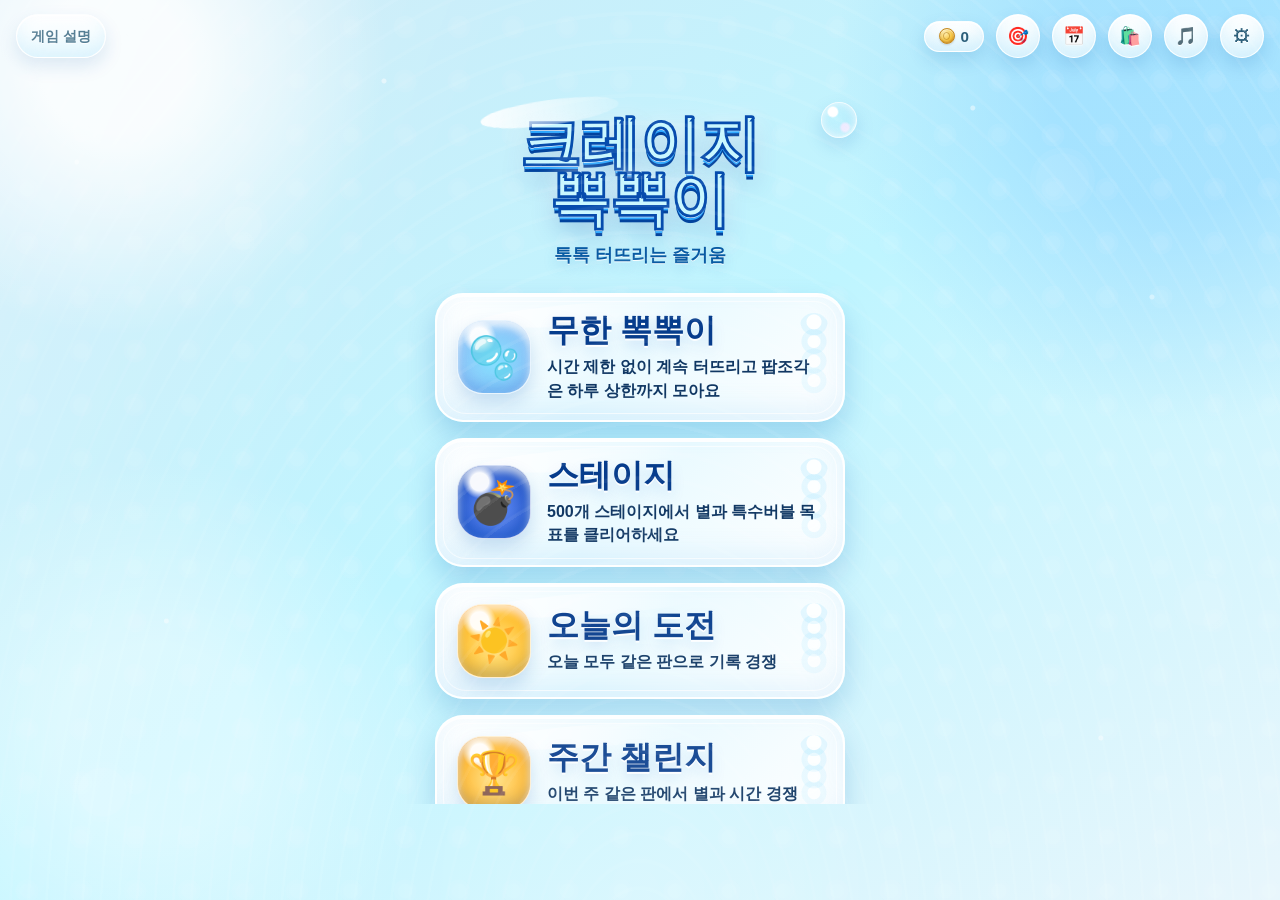
<file: index.html>
<!DOCTYPE html>
<html lang="ko">
<head>
  <meta charset="UTF-8" />
  <meta name="viewport" content="width=device-width, initial-scale=1.0, viewport-fit=cover, maximum-scale=1.0, user-scalable=no" />
  <meta name="theme-color" content="#d0eaf7" />
  <title>크레이지 뽁뽁이</title>
  <script type="module" crossorigin src="./assets/index-x3WvlG5o.js"></script>
  <link rel="stylesheet" crossorigin href="./assets/index-CW3lijyB.css">
</head>
<body>
  <div id="app"></div>
  <div id="fx-layer" aria-hidden="true"></div>
</body>
</html>
</file>
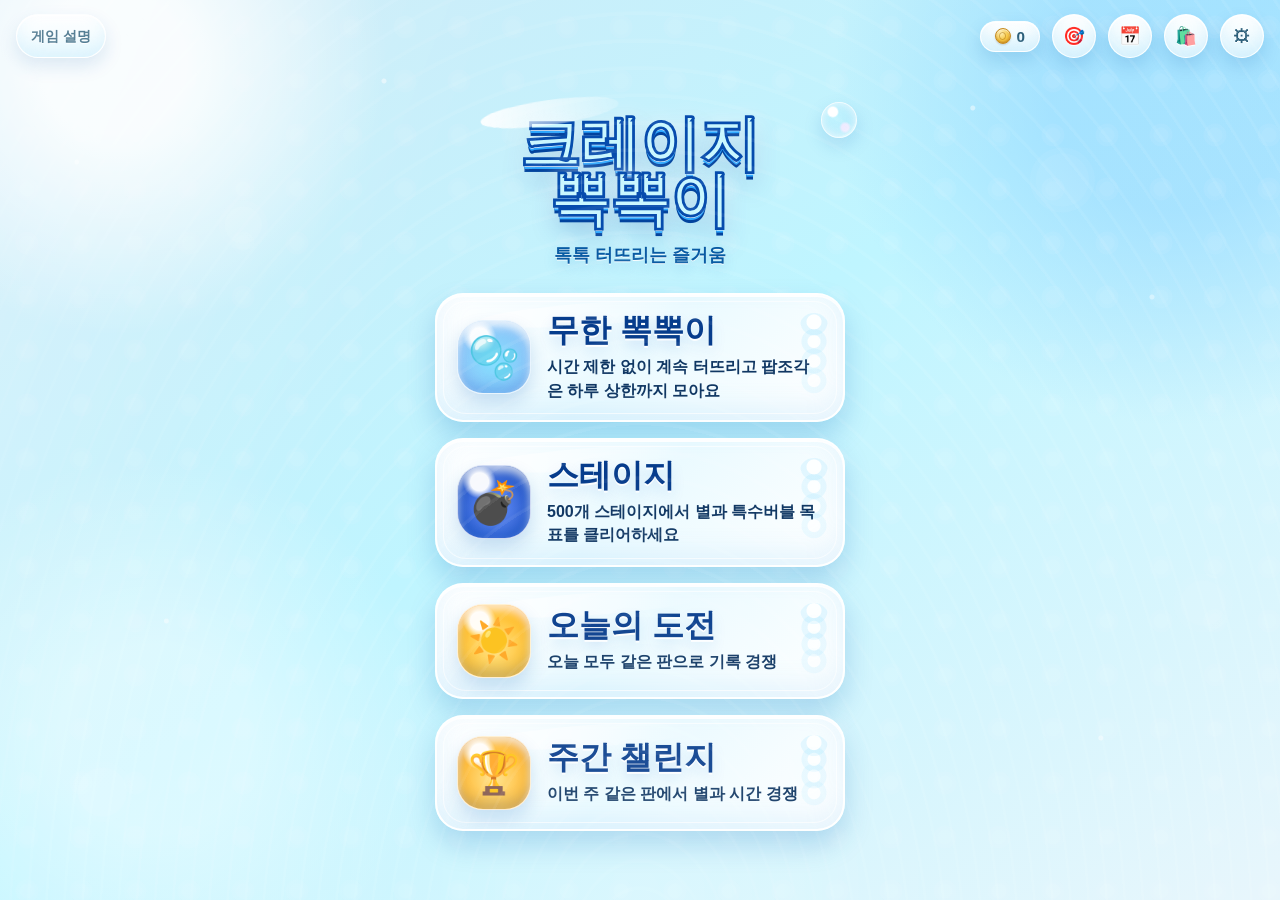
<file: web/index.html>
<!DOCTYPE html>
<html lang="ko">
<head>
  <meta charset="UTF-8" />
  <meta name="viewport" content="width=device-width, initial-scale=1.0, viewport-fit=cover, maximum-scale=1.0, user-scalable=no" />
  <meta name="theme-color" content="#d0eaf7" />
  <title>크레이지 뽁뽁이</title>
  <script type="module" crossorigin src="./assets/index-D_dp5DJj.js"></script>
  <link rel="stylesheet" crossorigin href="./assets/index-DdpqdTfQ.css">
</head>
<body>
  <div id="app"></div>
  <div id="fx-layer" aria-hidden="true"></div>
</body>
</html>
</file>
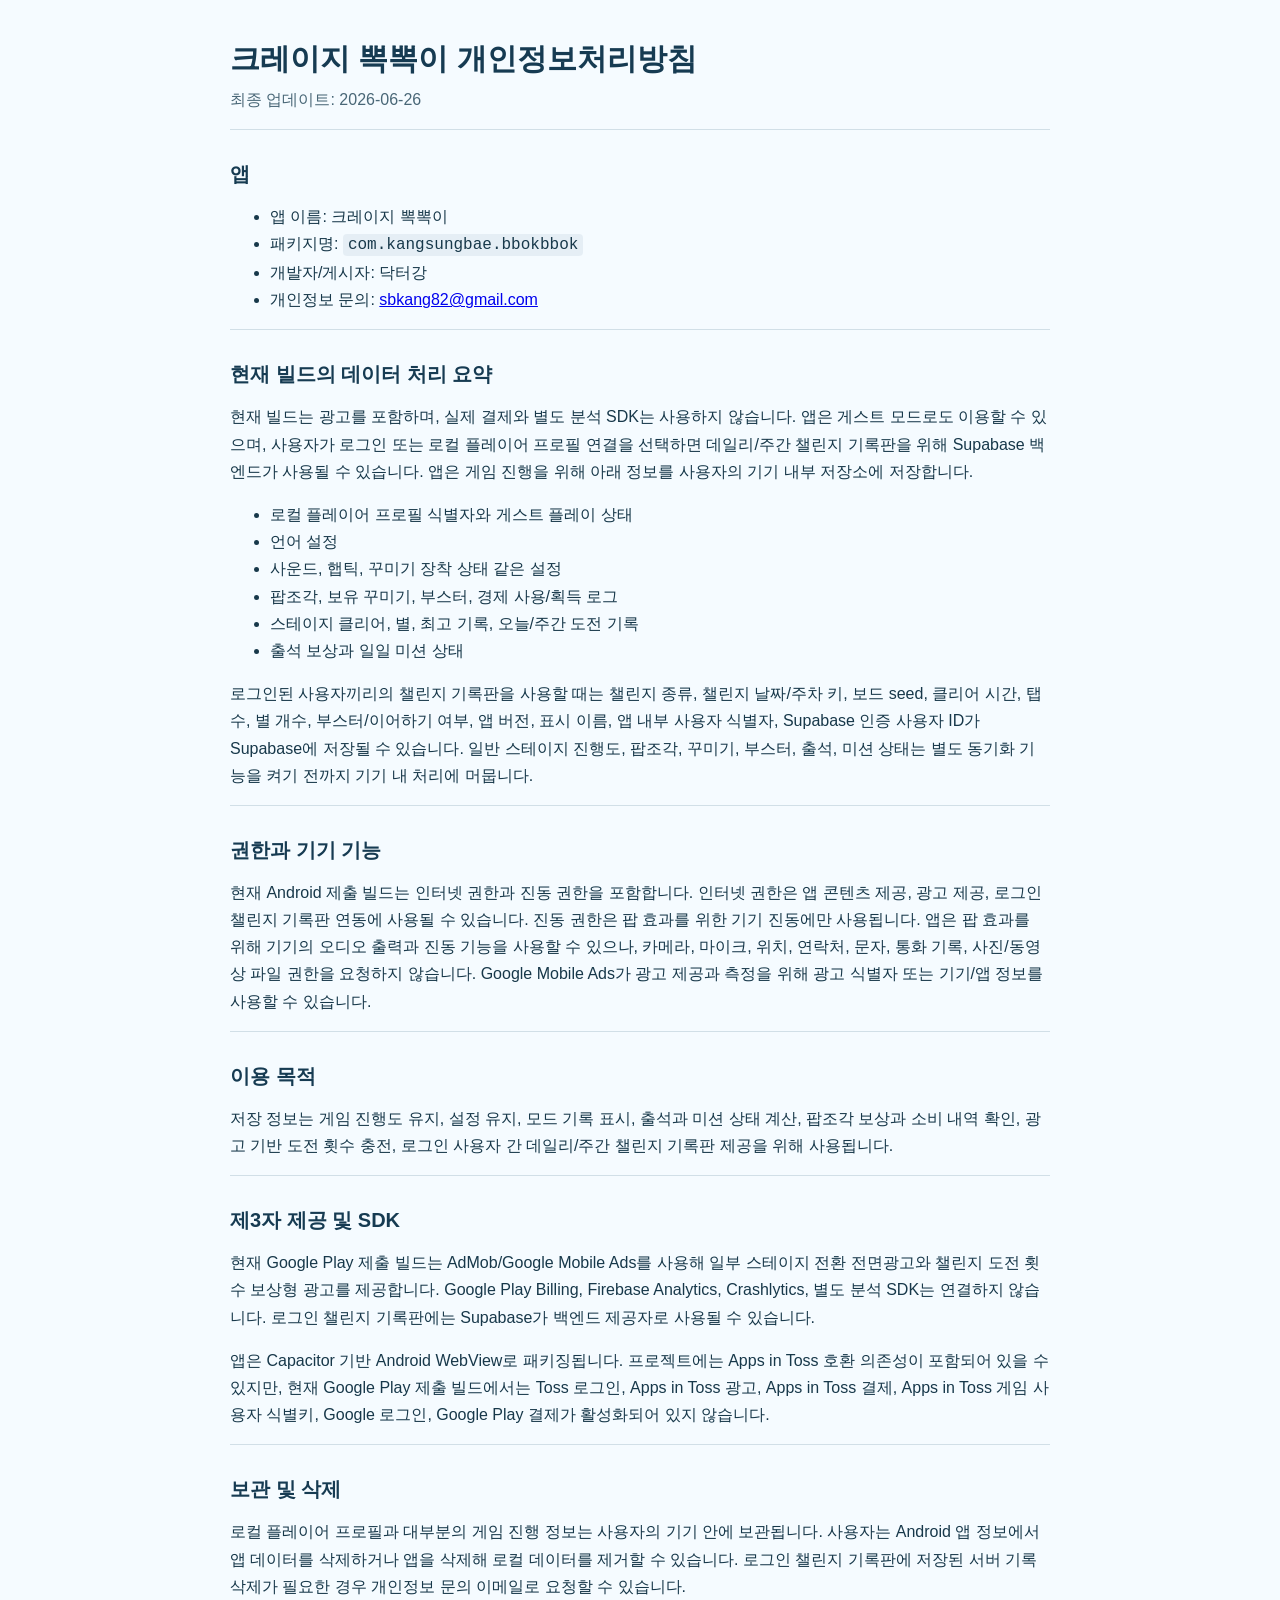
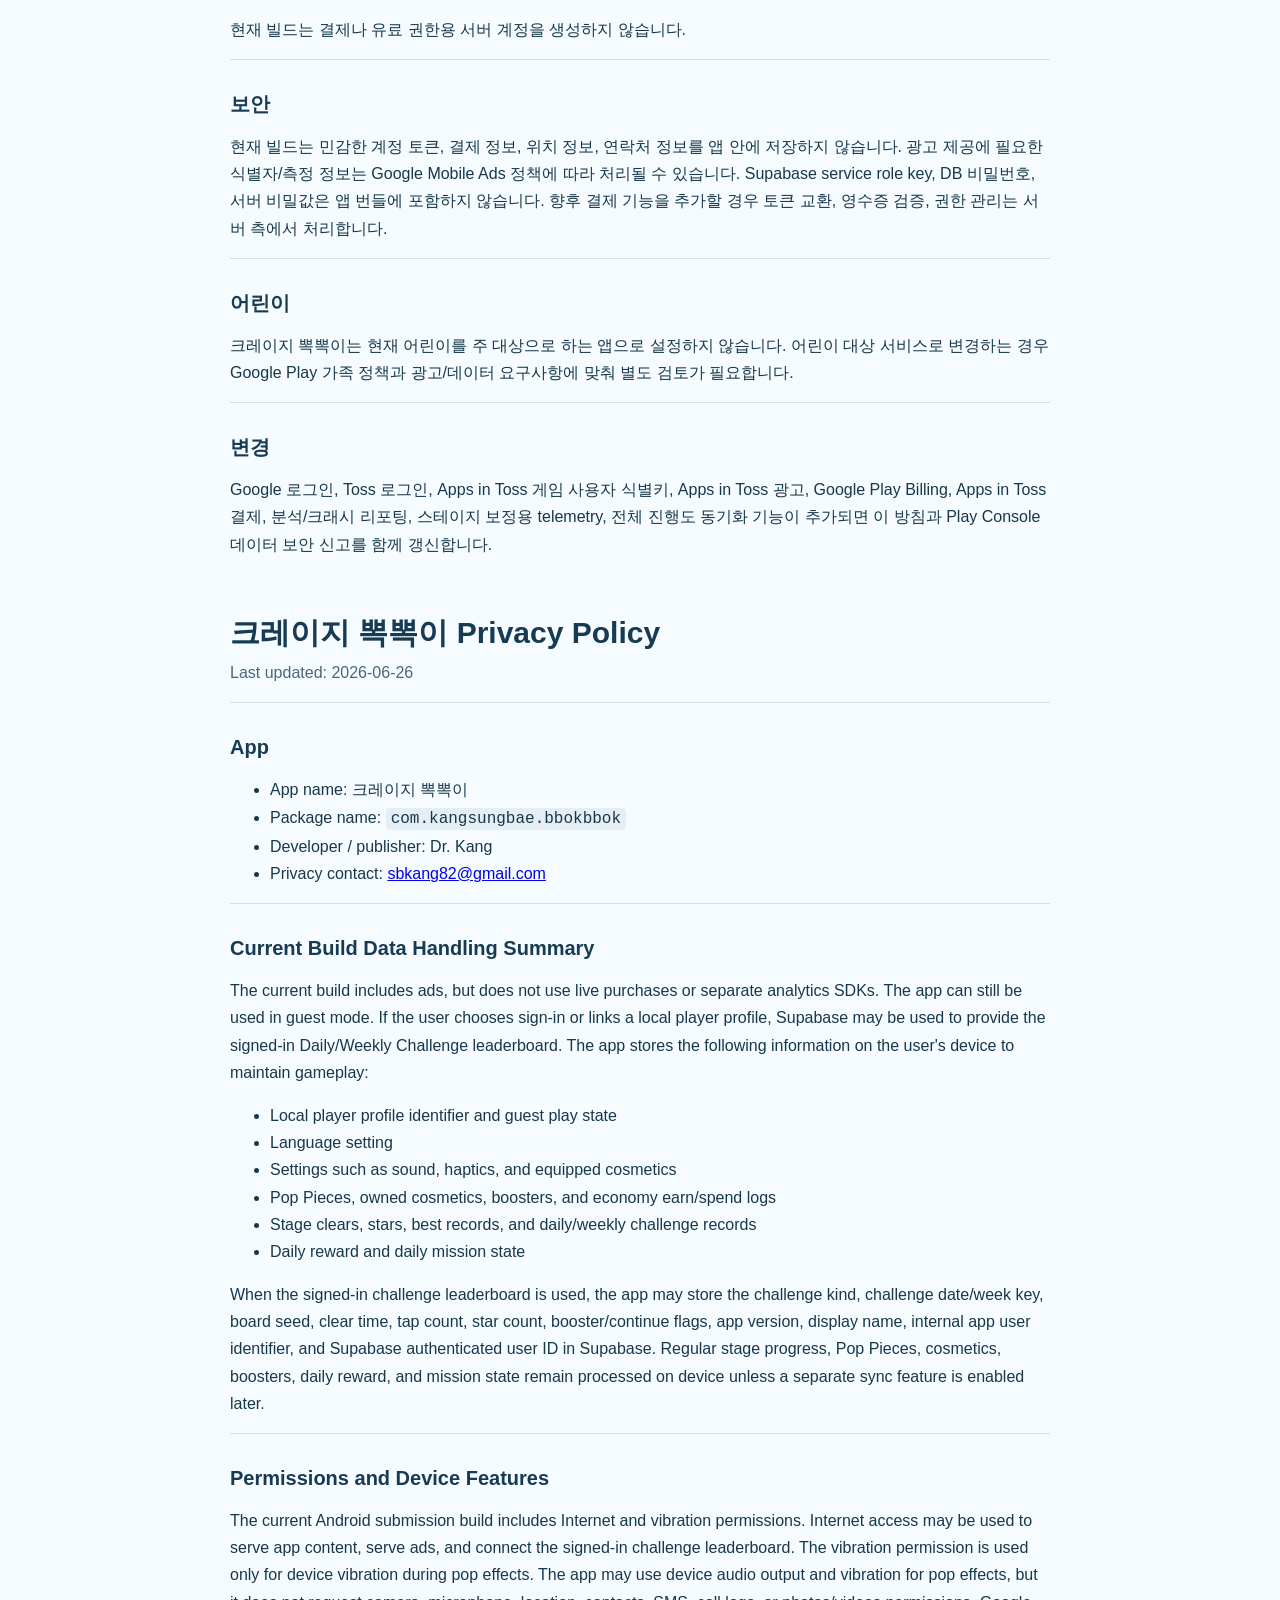
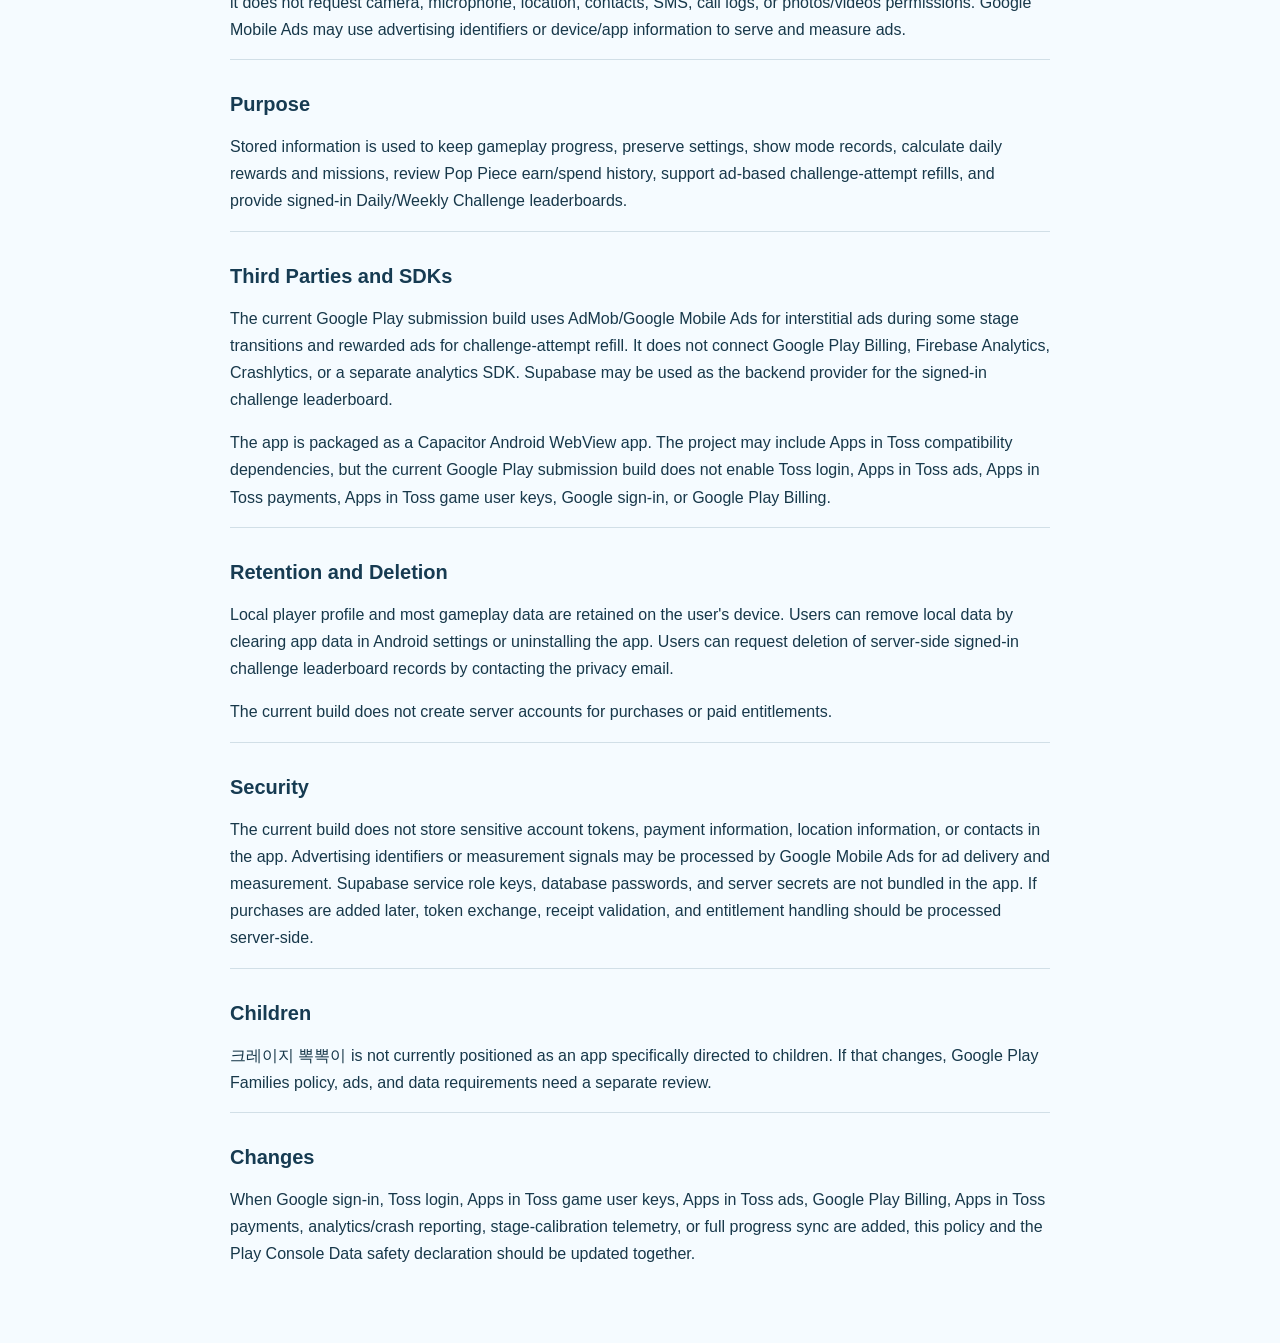
<file: privacy-policy.html>
<!doctype html>
<html lang="ko">
  <head>
    <meta charset="utf-8" />
    <meta name="viewport" content="width=device-width, initial-scale=1" />
    <title>크레이지 뽁뽁이 개인정보처리방침</title>
    <style>
      :root {
        color: #17384a;
        background: #f5fbff;
        font-family: -apple-system, BlinkMacSystemFont, "Segoe UI", sans-serif;
      }
      body {
        margin: 0;
      }
      main {
        box-sizing: border-box;
        margin: 0 auto;
        max-width: 860px;
        padding: 40px 20px 64px;
      }
      h1, h2 {
        color: #163b52;
        line-height: 1.25;
      }
      h1 {
        font-size: 30px;
        margin: 0 0 8px;
      }
      h2 {
        font-size: 20px;
        margin: 32px 0 10px;
      }
      p, li {
        font-size: 16px;
        line-height: 1.7;
      }
      .updated {
        color: #496777;
        margin-top: 0;
      }
      section {
        border-top: 1px solid rgba(44, 95, 122, 0.18);
      }
      code {
        background: rgba(44, 95, 122, 0.08);
        border-radius: 4px;
        padding: 2px 5px;
      }
      .english {
        margin-top: 56px;
      }
    </style>
  </head>
  <body>
    <main>
      <h1>크레이지 뽁뽁이 개인정보처리방침</h1>
      <p class="updated">최종 업데이트: 2026-06-26</p>

      <section>
        <h2>앱</h2>
        <ul>
          <li>앱 이름: 크레이지 뽁뽁이</li>
          <li>패키지명: <code>com.kangsungbae.bbokbbok</code></li>
          <li>개발자/게시자: 닥터강</li>
          <li>개인정보 문의: <a href="mailto:sbkang82@gmail.com">sbkang82@gmail.com</a></li>
        </ul>
      </section>

      <section>
        <h2>현재 빌드의 데이터 처리 요약</h2>
        <p>현재 빌드는 광고를 포함하며, 실제 결제와 별도 분석 SDK는 사용하지 않습니다. 앱은 게스트 모드로도 이용할 수 있으며, 사용자가 로그인 또는 로컬 플레이어 프로필 연결을 선택하면 데일리/주간 챌린지 기록판을 위해 Supabase 백엔드가 사용될 수 있습니다. 앱은 게임 진행을 위해 아래 정보를 사용자의 기기 내부 저장소에 저장합니다.</p>
        <ul>
          <li>로컬 플레이어 프로필 식별자와 게스트 플레이 상태</li>
          <li>언어 설정</li>
          <li>사운드, 햅틱, 꾸미기 장착 상태 같은 설정</li>
          <li>팝조각, 보유 꾸미기, 부스터, 경제 사용/획득 로그</li>
          <li>스테이지 클리어, 별, 최고 기록, 오늘/주간 도전 기록</li>
          <li>출석 보상과 일일 미션 상태</li>
        </ul>
        <p>로그인된 사용자끼리의 챌린지 기록판을 사용할 때는 챌린지 종류, 챌린지 날짜/주차 키, 보드 seed, 클리어 시간, 탭 수, 별 개수, 부스터/이어하기 여부, 앱 버전, 표시 이름, 앱 내부 사용자 식별자, Supabase 인증 사용자 ID가 Supabase에 저장될 수 있습니다. 일반 스테이지 진행도, 팝조각, 꾸미기, 부스터, 출석, 미션 상태는 별도 동기화 기능을 켜기 전까지 기기 내 처리에 머뭅니다.</p>
      </section>

      <section>
        <h2>권한과 기기 기능</h2>
        <p>현재 Android 제출 빌드는 인터넷 권한과 진동 권한을 포함합니다. 인터넷 권한은 앱 콘텐츠 제공, 광고 제공, 로그인 챌린지 기록판 연동에 사용될 수 있습니다. 진동 권한은 팝 효과를 위한 기기 진동에만 사용됩니다. 앱은 팝 효과를 위해 기기의 오디오 출력과 진동 기능을 사용할 수 있으나, 카메라, 마이크, 위치, 연락처, 문자, 통화 기록, 사진/동영상 파일 권한을 요청하지 않습니다. Google Mobile Ads가 광고 제공과 측정을 위해 광고 식별자 또는 기기/앱 정보를 사용할 수 있습니다.</p>
      </section>

      <section>
        <h2>이용 목적</h2>
        <p>저장 정보는 게임 진행도 유지, 설정 유지, 모드 기록 표시, 출석과 미션 상태 계산, 팝조각 보상과 소비 내역 확인, 광고 기반 도전 횟수 충전, 로그인 사용자 간 데일리/주간 챌린지 기록판 제공을 위해 사용됩니다.</p>
      </section>

      <section>
        <h2>제3자 제공 및 SDK</h2>
        <p>현재 Google Play 제출 빌드는 AdMob/Google Mobile Ads를 사용해 일부 스테이지 전환 전면광고와 챌린지 도전 횟수 보상형 광고를 제공합니다. Google Play Billing, Firebase Analytics, Crashlytics, 별도 분석 SDK는 연결하지 않습니다. 로그인 챌린지 기록판에는 Supabase가 백엔드 제공자로 사용될 수 있습니다.</p>
        <p>앱은 Capacitor 기반 Android WebView로 패키징됩니다. 프로젝트에는 Apps in Toss 호환 의존성이 포함되어 있을 수 있지만, 현재 Google Play 제출 빌드에서는 Toss 로그인, Apps in Toss 광고, Apps in Toss 결제, Apps in Toss 게임 사용자 식별키, Google 로그인, Google Play 결제가 활성화되어 있지 않습니다.</p>
      </section>

      <section>
        <h2>보관 및 삭제</h2>
        <p>로컬 플레이어 프로필과 대부분의 게임 진행 정보는 사용자의 기기 안에 보관됩니다. 사용자는 Android 앱 정보에서 앱 데이터를 삭제하거나 앱을 삭제해 로컬 데이터를 제거할 수 있습니다. 로그인 챌린지 기록판에 저장된 서버 기록 삭제가 필요한 경우 개인정보 문의 이메일로 요청할 수 있습니다.</p>
        <p>현재 빌드는 결제나 유료 권한용 서버 계정을 생성하지 않습니다.</p>
      </section>

      <section>
        <h2>보안</h2>
        <p>현재 빌드는 민감한 계정 토큰, 결제 정보, 위치 정보, 연락처 정보를 앱 안에 저장하지 않습니다. 광고 제공에 필요한 식별자/측정 정보는 Google Mobile Ads 정책에 따라 처리될 수 있습니다. Supabase service role key, DB 비밀번호, 서버 비밀값은 앱 번들에 포함하지 않습니다. 향후 결제 기능을 추가할 경우 토큰 교환, 영수증 검증, 권한 관리는 서버 측에서 처리합니다.</p>
      </section>

      <section>
        <h2>어린이</h2>
        <p>크레이지 뽁뽁이는 현재 어린이를 주 대상으로 하는 앱으로 설정하지 않습니다. 어린이 대상 서비스로 변경하는 경우 Google Play 가족 정책과 광고/데이터 요구사항에 맞춰 별도 검토가 필요합니다.</p>
      </section>

      <section>
        <h2>변경</h2>
        <p>Google 로그인, Toss 로그인, Apps in Toss 게임 사용자 식별키, Apps in Toss 광고, Google Play Billing, Apps in Toss 결제, 분석/크래시 리포팅, 스테이지 보정용 telemetry, 전체 진행도 동기화 기능이 추가되면 이 방침과 Play Console 데이터 보안 신고를 함께 갱신합니다.</p>
      </section>

      <div class="english" lang="en">
        <h1>크레이지 뽁뽁이 Privacy Policy</h1>
        <p class="updated">Last updated: 2026-06-26</p>

        <section>
          <h2>App</h2>
          <ul>
            <li>App name: 크레이지 뽁뽁이</li>
            <li>Package name: <code>com.kangsungbae.bbokbbok</code></li>
          <li>Developer / publisher: Dr. Kang</li>
          <li>Privacy contact: <a href="mailto:sbkang82@gmail.com">sbkang82@gmail.com</a></li>
          </ul>
        </section>

        <section>
          <h2>Current Build Data Handling Summary</h2>
          <p>The current build includes ads, but does not use live purchases or separate analytics SDKs. The app can still be used in guest mode. If the user chooses sign-in or links a local player profile, Supabase may be used to provide the signed-in Daily/Weekly Challenge leaderboard. The app stores the following information on the user's device to maintain gameplay:</p>
          <ul>
            <li>Local player profile identifier and guest play state</li>
            <li>Language setting</li>
            <li>Settings such as sound, haptics, and equipped cosmetics</li>
            <li>Pop Pieces, owned cosmetics, boosters, and economy earn/spend logs</li>
            <li>Stage clears, stars, best records, and daily/weekly challenge records</li>
            <li>Daily reward and daily mission state</li>
          </ul>
          <p>When the signed-in challenge leaderboard is used, the app may store the challenge kind, challenge date/week key, board seed, clear time, tap count, star count, booster/continue flags, app version, display name, internal app user identifier, and Supabase authenticated user ID in Supabase. Regular stage progress, Pop Pieces, cosmetics, boosters, daily reward, and mission state remain processed on device unless a separate sync feature is enabled later.</p>
        </section>

        <section>
          <h2>Permissions and Device Features</h2>
          <p>The current Android submission build includes Internet and vibration permissions. Internet access may be used to serve app content, serve ads, and connect the signed-in challenge leaderboard. The vibration permission is used only for device vibration during pop effects. The app may use device audio output and vibration for pop effects, but it does not request camera, microphone, location, contacts, SMS, call logs, or photos/videos permissions. Google Mobile Ads may use advertising identifiers or device/app information to serve and measure ads.</p>
        </section>

        <section>
          <h2>Purpose</h2>
          <p>Stored information is used to keep gameplay progress, preserve settings, show mode records, calculate daily rewards and missions, review Pop Piece earn/spend history, support ad-based challenge-attempt refills, and provide signed-in Daily/Weekly Challenge leaderboards.</p>
        </section>

        <section>
          <h2>Third Parties and SDKs</h2>
          <p>The current Google Play submission build uses AdMob/Google Mobile Ads for interstitial ads during some stage transitions and rewarded ads for challenge-attempt refill. It does not connect Google Play Billing, Firebase Analytics, Crashlytics, or a separate analytics SDK. Supabase may be used as the backend provider for the signed-in challenge leaderboard.</p>
          <p>The app is packaged as a Capacitor Android WebView app. The project may include Apps in Toss compatibility dependencies, but the current Google Play submission build does not enable Toss login, Apps in Toss ads, Apps in Toss payments, Apps in Toss game user keys, Google sign-in, or Google Play Billing.</p>
        </section>

        <section>
          <h2>Retention and Deletion</h2>
          <p>Local player profile and most gameplay data are retained on the user's device. Users can remove local data by clearing app data in Android settings or uninstalling the app. Users can request deletion of server-side signed-in challenge leaderboard records by contacting the privacy email.</p>
          <p>The current build does not create server accounts for purchases or paid entitlements.</p>
        </section>

        <section>
          <h2>Security</h2>
          <p>The current build does not store sensitive account tokens, payment information, location information, or contacts in the app. Advertising identifiers or measurement signals may be processed by Google Mobile Ads for ad delivery and measurement. Supabase service role keys, database passwords, and server secrets are not bundled in the app. If purchases are added later, token exchange, receipt validation, and entitlement handling should be processed server-side.</p>
        </section>

        <section>
          <h2>Children</h2>
          <p>크레이지 뽁뽁이 is not currently positioned as an app specifically directed to children. If that changes, Google Play Families policy, ads, and data requirements need a separate review.</p>
        </section>

        <section>
          <h2>Changes</h2>
          <p>When Google sign-in, Toss login, Apps in Toss game user keys, Apps in Toss ads, Google Play Billing, Apps in Toss payments, analytics/crash reporting, stage-calibration telemetry, or full progress sync are added, this policy and the Play Console Data safety declaration should be updated together.</p>
        </section>
      </div>
    </main>
  </body>
</html>
</file>
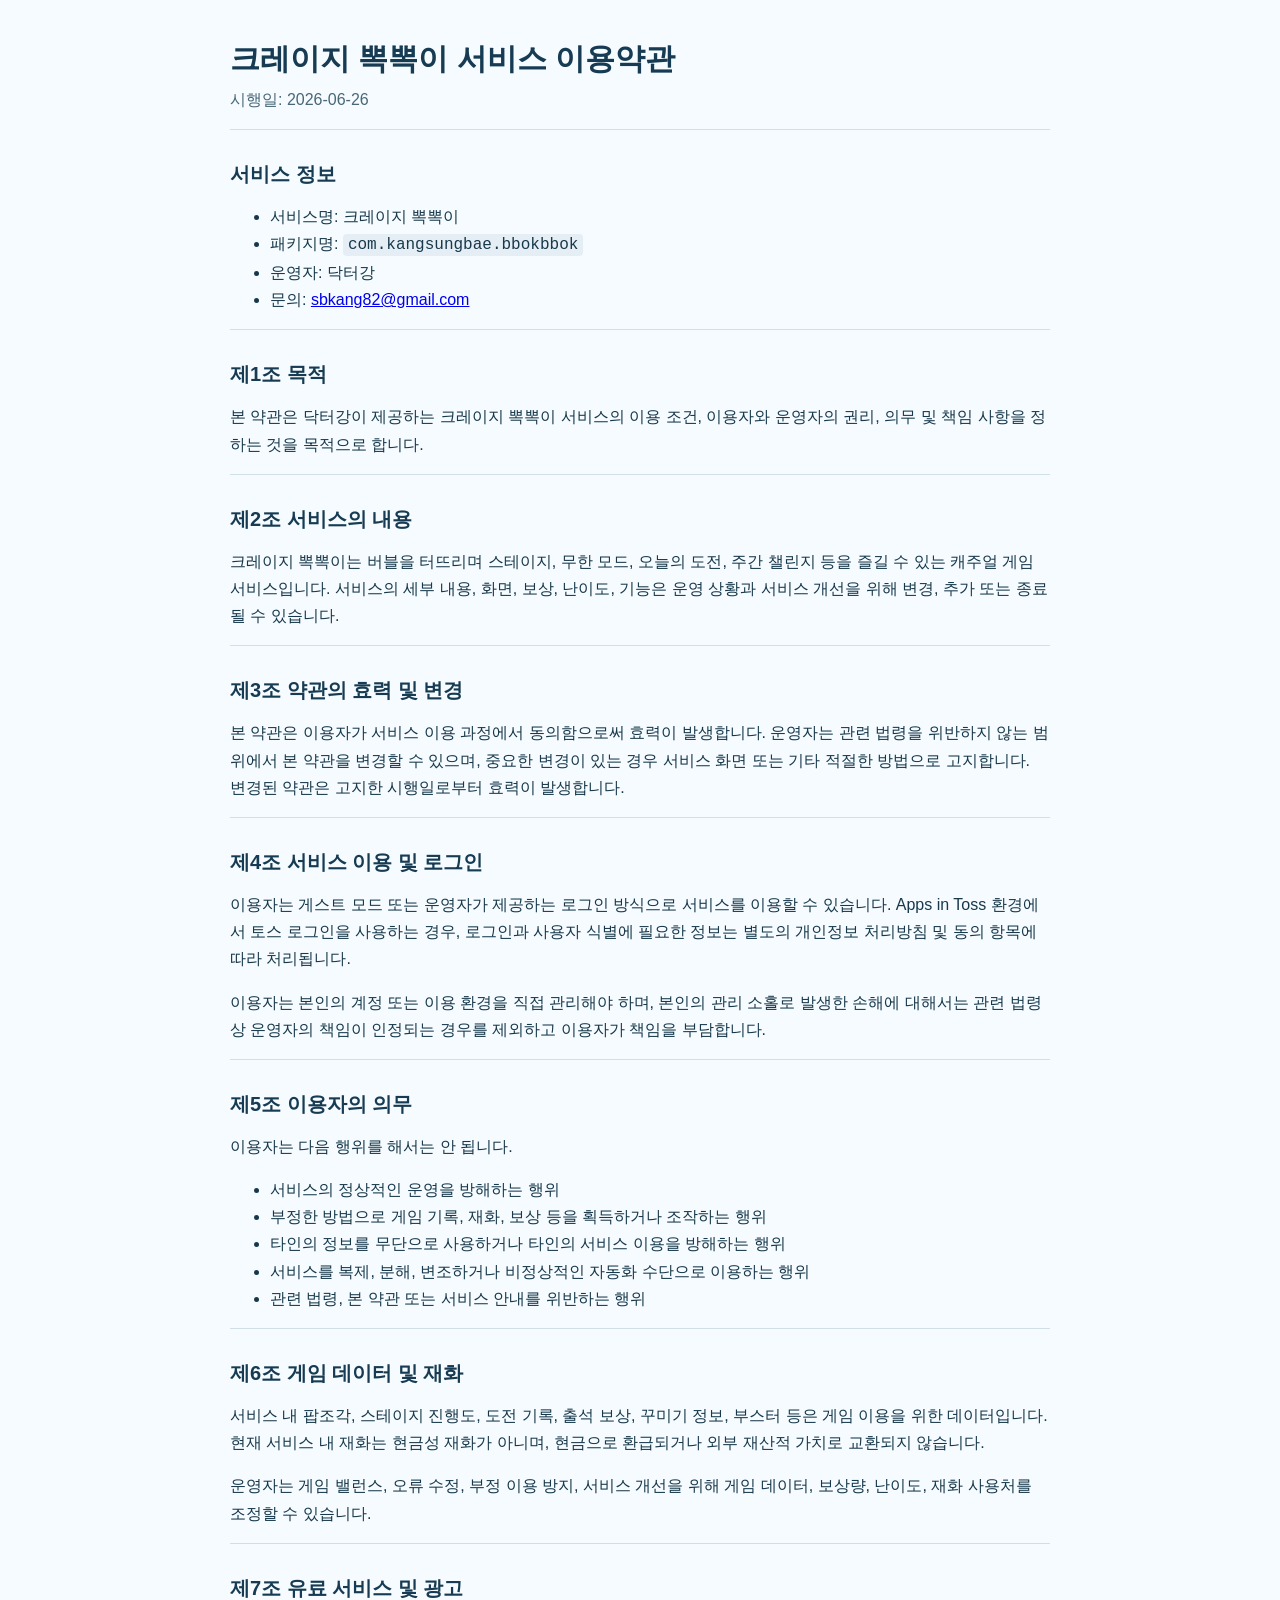
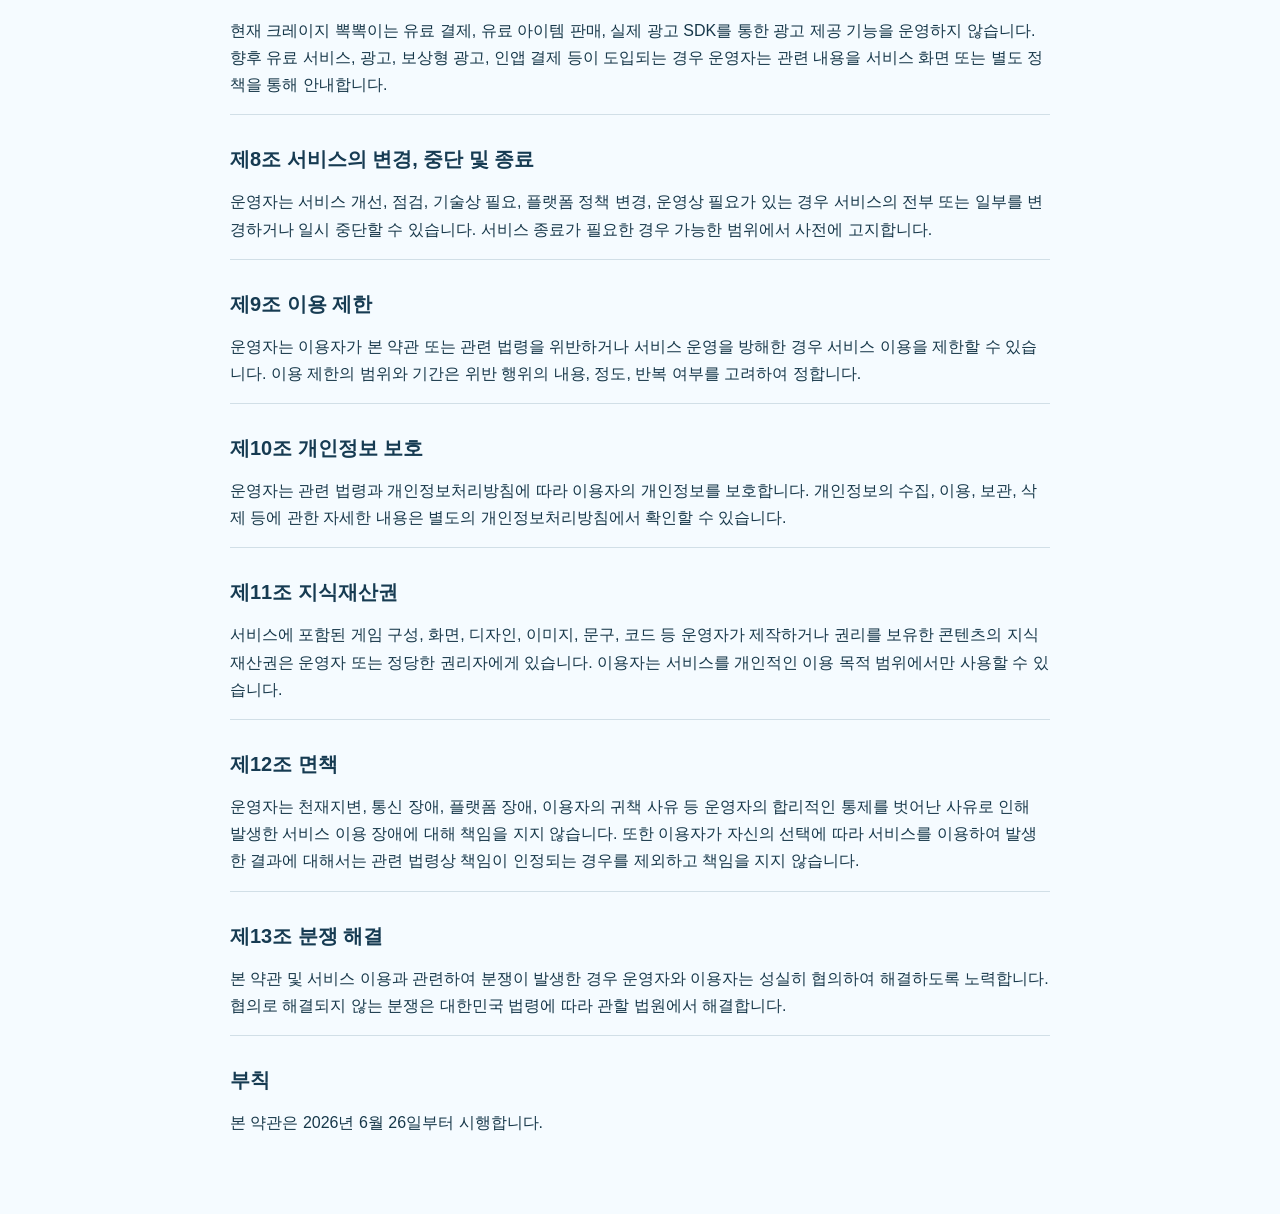
<file: terms.html>
<!doctype html>
<html lang="ko">
  <head>
    <meta charset="utf-8" />
    <meta name="viewport" content="width=device-width, initial-scale=1" />
    <title>크레이지 뽁뽁이 서비스 이용약관</title>
    <style>
      :root {
        color: #17384a;
        background: #f5fbff;
        font-family: -apple-system, BlinkMacSystemFont, "Segoe UI", sans-serif;
      }
      body {
        margin: 0;
      }
      main {
        box-sizing: border-box;
        margin: 0 auto;
        max-width: 860px;
        padding: 40px 20px 64px;
      }
      h1,
      h2 {
        color: #163b52;
        line-height: 1.25;
      }
      h1 {
        font-size: 30px;
        margin: 0 0 8px;
      }
      h2 {
        font-size: 20px;
        margin: 32px 0 10px;
      }
      p,
      li {
        font-size: 16px;
        line-height: 1.7;
      }
      .updated {
        color: #496777;
        margin-top: 0;
      }
      section {
        border-top: 1px solid rgba(44, 95, 122, 0.18);
      }
      code {
        background: rgba(44, 95, 122, 0.08);
        border-radius: 4px;
        padding: 2px 5px;
      }
    </style>
  </head>
  <body>
    <main>
      <h1>크레이지 뽁뽁이 서비스 이용약관</h1>
      <p class="updated">시행일: 2026-06-26</p>

      <section>
        <h2>서비스 정보</h2>
        <ul>
          <li>서비스명: 크레이지 뽁뽁이</li>
          <li>패키지명: <code>com.kangsungbae.bbokbbok</code></li>
          <li>운영자: 닥터강</li>
          <li>문의: <a href="mailto:sbkang82@gmail.com">sbkang82@gmail.com</a></li>
        </ul>
      </section>

      <section>
        <h2>제1조 목적</h2>
        <p>본 약관은 닥터강이 제공하는 크레이지 뽁뽁이 서비스의 이용 조건, 이용자와 운영자의 권리, 의무 및 책임 사항을 정하는 것을 목적으로 합니다.</p>
      </section>

      <section>
        <h2>제2조 서비스의 내용</h2>
        <p>크레이지 뽁뽁이는 버블을 터뜨리며 스테이지, 무한 모드, 오늘의 도전, 주간 챌린지 등을 즐길 수 있는 캐주얼 게임 서비스입니다. 서비스의 세부 내용, 화면, 보상, 난이도, 기능은 운영 상황과 서비스 개선을 위해 변경, 추가 또는 종료될 수 있습니다.</p>
      </section>

      <section>
        <h2>제3조 약관의 효력 및 변경</h2>
        <p>본 약관은 이용자가 서비스 이용 과정에서 동의함으로써 효력이 발생합니다. 운영자는 관련 법령을 위반하지 않는 범위에서 본 약관을 변경할 수 있으며, 중요한 변경이 있는 경우 서비스 화면 또는 기타 적절한 방법으로 고지합니다. 변경된 약관은 고지한 시행일로부터 효력이 발생합니다.</p>
      </section>

      <section>
        <h2>제4조 서비스 이용 및 로그인</h2>
        <p>이용자는 게스트 모드 또는 운영자가 제공하는 로그인 방식으로 서비스를 이용할 수 있습니다. Apps in Toss 환경에서 토스 로그인을 사용하는 경우, 로그인과 사용자 식별에 필요한 정보는 별도의 개인정보 처리방침 및 동의 항목에 따라 처리됩니다.</p>
        <p>이용자는 본인의 계정 또는 이용 환경을 직접 관리해야 하며, 본인의 관리 소홀로 발생한 손해에 대해서는 관련 법령상 운영자의 책임이 인정되는 경우를 제외하고 이용자가 책임을 부담합니다.</p>
      </section>

      <section>
        <h2>제5조 이용자의 의무</h2>
        <p>이용자는 다음 행위를 해서는 안 됩니다.</p>
        <ul>
          <li>서비스의 정상적인 운영을 방해하는 행위</li>
          <li>부정한 방법으로 게임 기록, 재화, 보상 등을 획득하거나 조작하는 행위</li>
          <li>타인의 정보를 무단으로 사용하거나 타인의 서비스 이용을 방해하는 행위</li>
          <li>서비스를 복제, 분해, 변조하거나 비정상적인 자동화 수단으로 이용하는 행위</li>
          <li>관련 법령, 본 약관 또는 서비스 안내를 위반하는 행위</li>
        </ul>
      </section>

      <section>
        <h2>제6조 게임 데이터 및 재화</h2>
        <p>서비스 내 팝조각, 스테이지 진행도, 도전 기록, 출석 보상, 꾸미기 정보, 부스터 등은 게임 이용을 위한 데이터입니다. 현재 서비스 내 재화는 현금성 재화가 아니며, 현금으로 환급되거나 외부 재산적 가치로 교환되지 않습니다.</p>
        <p>운영자는 게임 밸런스, 오류 수정, 부정 이용 방지, 서비스 개선을 위해 게임 데이터, 보상량, 난이도, 재화 사용처를 조정할 수 있습니다.</p>
      </section>

      <section>
        <h2>제7조 유료 서비스 및 광고</h2>
        <p>현재 크레이지 뽁뽁이는 유료 결제, 유료 아이템 판매, 실제 광고 SDK를 통한 광고 제공 기능을 운영하지 않습니다. 향후 유료 서비스, 광고, 보상형 광고, 인앱 결제 등이 도입되는 경우 운영자는 관련 내용을 서비스 화면 또는 별도 정책을 통해 안내합니다.</p>
      </section>

      <section>
        <h2>제8조 서비스의 변경, 중단 및 종료</h2>
        <p>운영자는 서비스 개선, 점검, 기술상 필요, 플랫폼 정책 변경, 운영상 필요가 있는 경우 서비스의 전부 또는 일부를 변경하거나 일시 중단할 수 있습니다. 서비스 종료가 필요한 경우 가능한 범위에서 사전에 고지합니다.</p>
      </section>

      <section>
        <h2>제9조 이용 제한</h2>
        <p>운영자는 이용자가 본 약관 또는 관련 법령을 위반하거나 서비스 운영을 방해한 경우 서비스 이용을 제한할 수 있습니다. 이용 제한의 범위와 기간은 위반 행위의 내용, 정도, 반복 여부를 고려하여 정합니다.</p>
      </section>

      <section>
        <h2>제10조 개인정보 보호</h2>
        <p>운영자는 관련 법령과 개인정보처리방침에 따라 이용자의 개인정보를 보호합니다. 개인정보의 수집, 이용, 보관, 삭제 등에 관한 자세한 내용은 별도의 개인정보처리방침에서 확인할 수 있습니다.</p>
      </section>

      <section>
        <h2>제11조 지식재산권</h2>
        <p>서비스에 포함된 게임 구성, 화면, 디자인, 이미지, 문구, 코드 등 운영자가 제작하거나 권리를 보유한 콘텐츠의 지식재산권은 운영자 또는 정당한 권리자에게 있습니다. 이용자는 서비스를 개인적인 이용 목적 범위에서만 사용할 수 있습니다.</p>
      </section>

      <section>
        <h2>제12조 면책</h2>
        <p>운영자는 천재지변, 통신 장애, 플랫폼 장애, 이용자의 귀책 사유 등 운영자의 합리적인 통제를 벗어난 사유로 인해 발생한 서비스 이용 장애에 대해 책임을 지지 않습니다. 또한 이용자가 자신의 선택에 따라 서비스를 이용하여 발생한 결과에 대해서는 관련 법령상 책임이 인정되는 경우를 제외하고 책임을 지지 않습니다.</p>
      </section>

      <section>
        <h2>제13조 분쟁 해결</h2>
        <p>본 약관 및 서비스 이용과 관련하여 분쟁이 발생한 경우 운영자와 이용자는 성실히 협의하여 해결하도록 노력합니다. 협의로 해결되지 않는 분쟁은 대한민국 법령에 따라 관할 법원에서 해결합니다.</p>
      </section>

      <section>
        <h2>부칙</h2>
        <p>본 약관은 2026년 6월 26일부터 시행합니다.</p>
      </section>
    </main>
  </body>
</html>
</file>
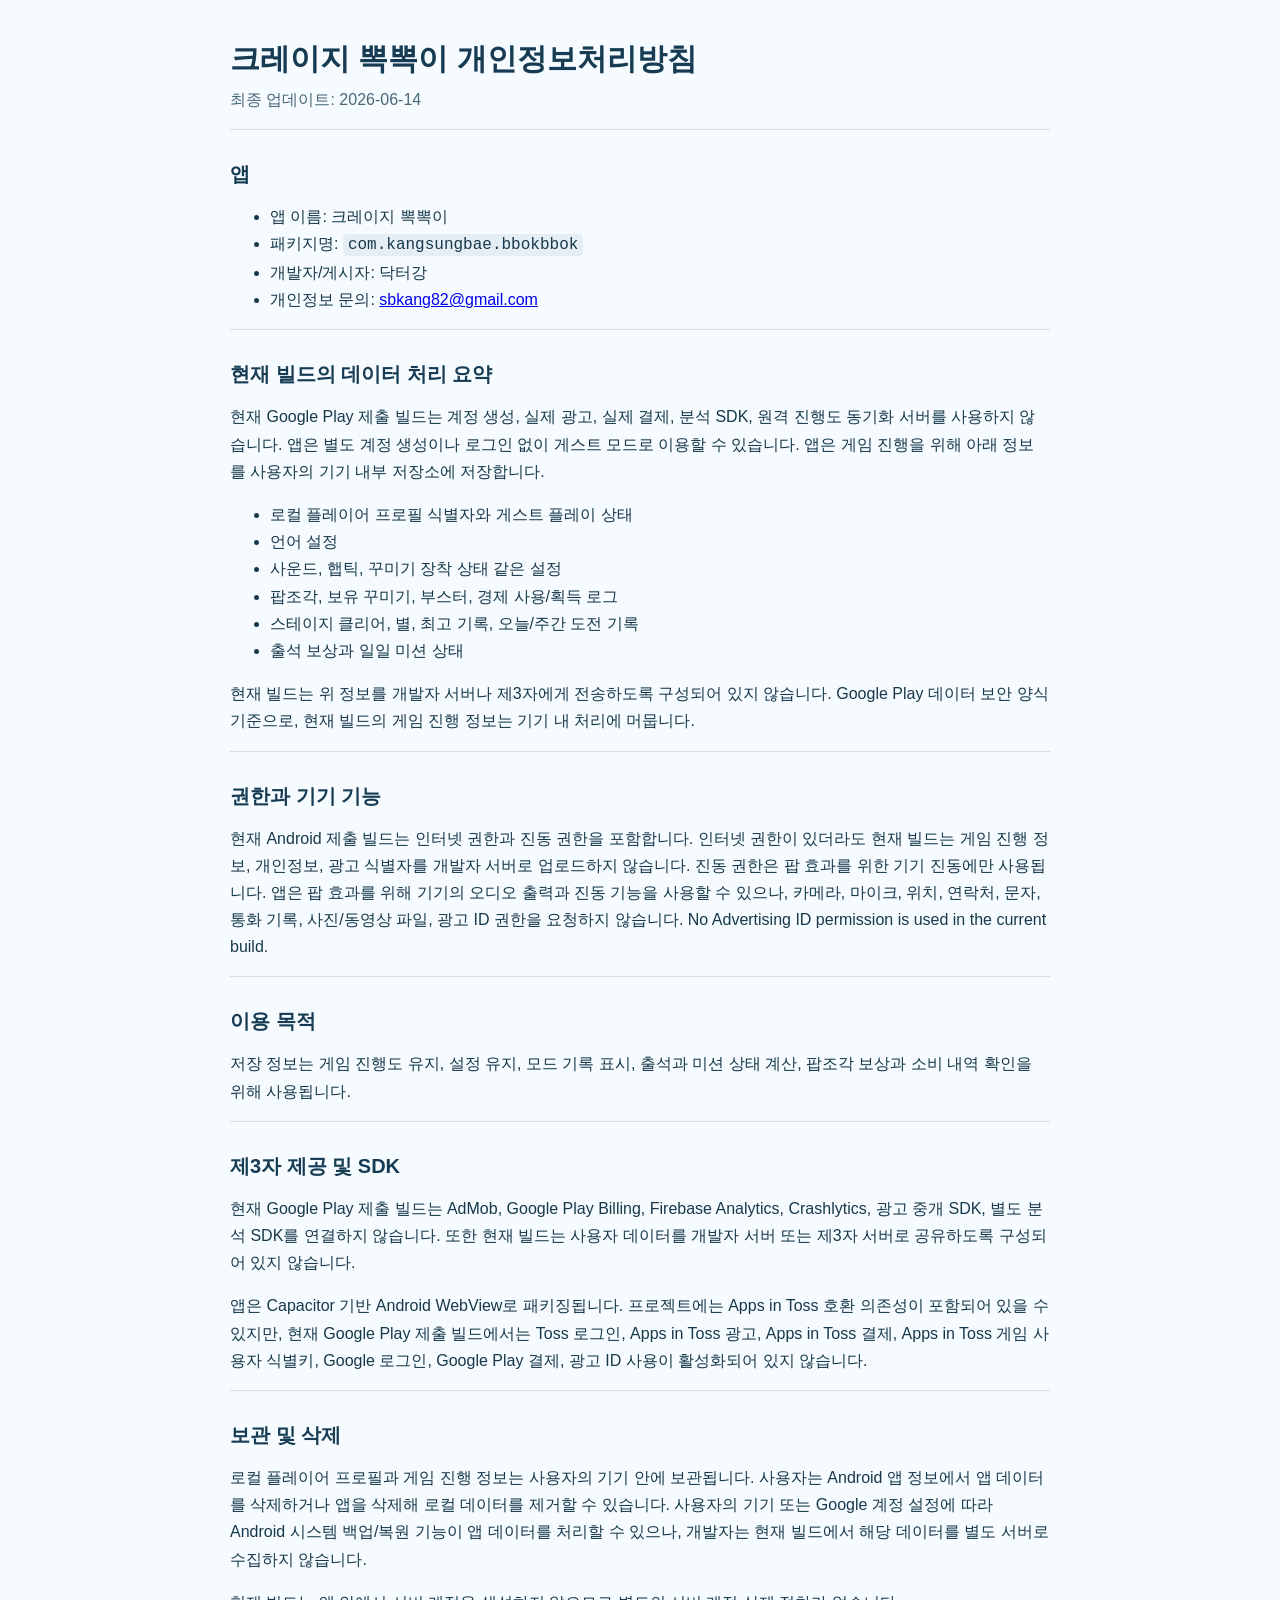
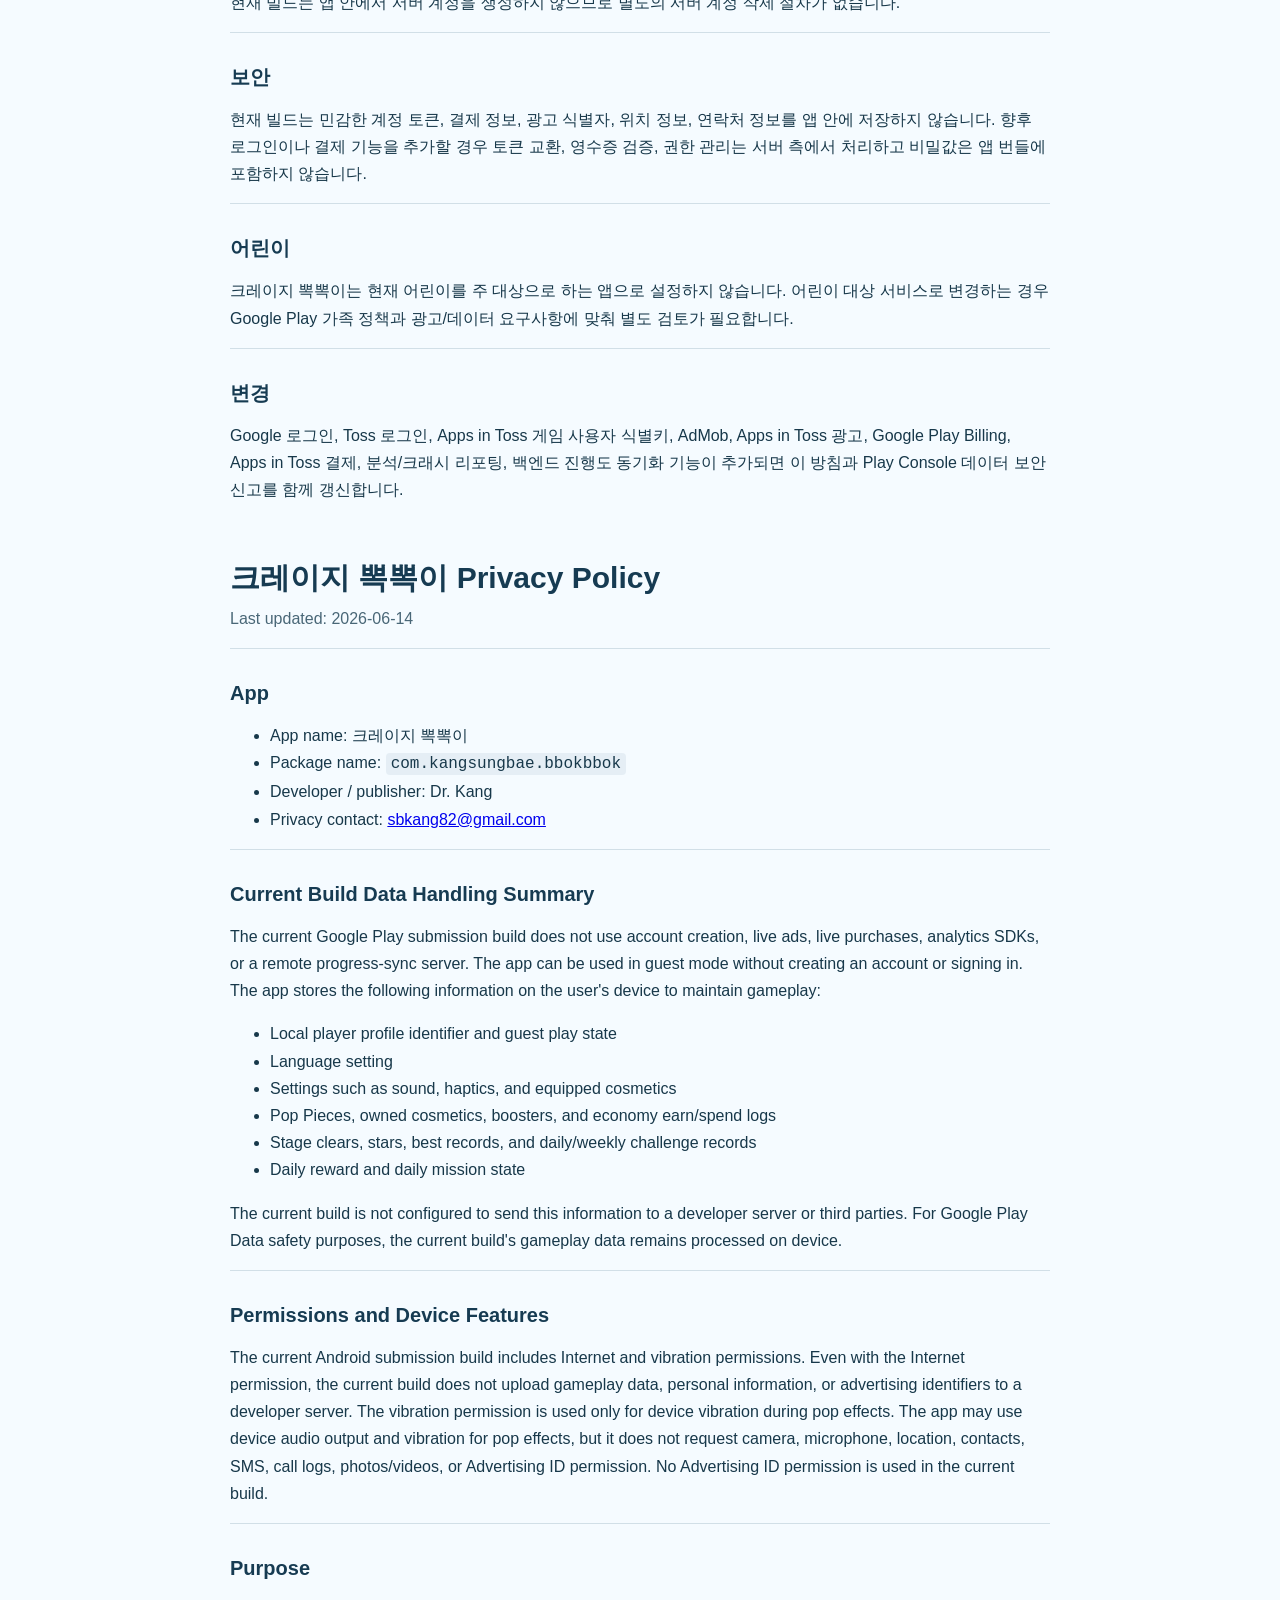
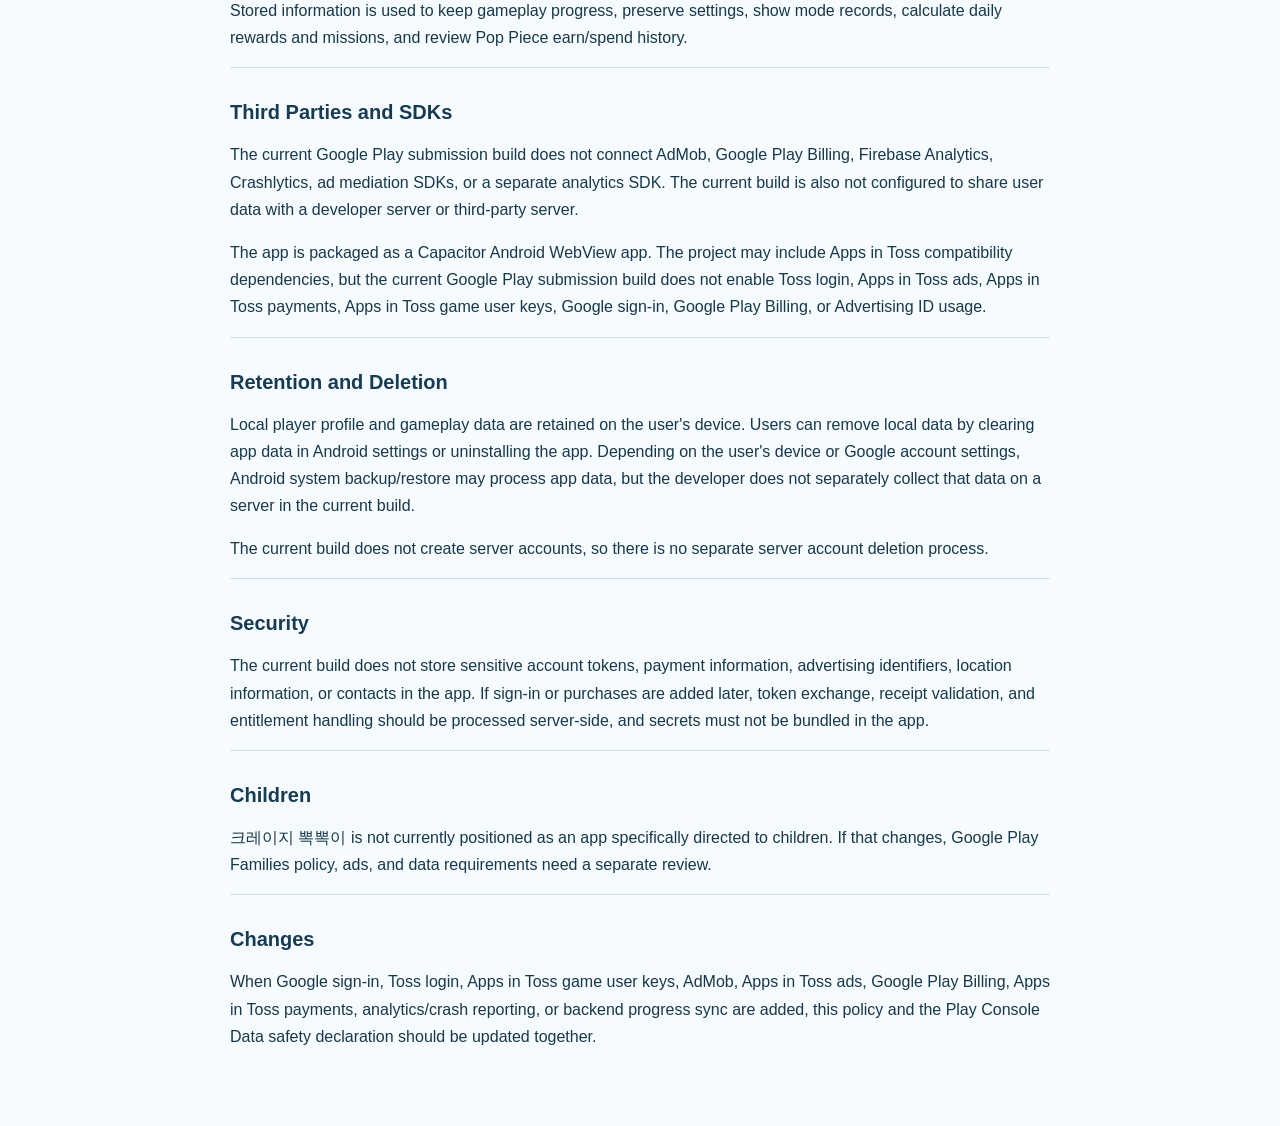
<file: web/privacy-policy.html>
<!doctype html>
<html lang="ko">
  <head>
    <meta charset="utf-8" />
    <meta name="viewport" content="width=device-width, initial-scale=1" />
    <title>크레이지 뽁뽁이 개인정보처리방침</title>
    <style>
      :root {
        color: #17384a;
        background: #f5fbff;
        font-family: -apple-system, BlinkMacSystemFont, "Segoe UI", sans-serif;
      }
      body {
        margin: 0;
      }
      main {
        box-sizing: border-box;
        margin: 0 auto;
        max-width: 860px;
        padding: 40px 20px 64px;
      }
      h1, h2 {
        color: #163b52;
        line-height: 1.25;
      }
      h1 {
        font-size: 30px;
        margin: 0 0 8px;
      }
      h2 {
        font-size: 20px;
        margin: 32px 0 10px;
      }
      p, li {
        font-size: 16px;
        line-height: 1.7;
      }
      .updated {
        color: #496777;
        margin-top: 0;
      }
      section {
        border-top: 1px solid rgba(44, 95, 122, 0.18);
      }
      code {
        background: rgba(44, 95, 122, 0.08);
        border-radius: 4px;
        padding: 2px 5px;
      }
      .english {
        margin-top: 56px;
      }
    </style>
  </head>
  <body>
    <main>
      <h1>크레이지 뽁뽁이 개인정보처리방침</h1>
      <p class="updated">최종 업데이트: 2026-06-14</p>

      <section>
        <h2>앱</h2>
        <ul>
          <li>앱 이름: 크레이지 뽁뽁이</li>
          <li>패키지명: <code>com.kangsungbae.bbokbbok</code></li>
          <li>개발자/게시자: 닥터강</li>
          <li>개인정보 문의: <a href="mailto:sbkang82@gmail.com">sbkang82@gmail.com</a></li>
        </ul>
      </section>

      <section>
        <h2>현재 빌드의 데이터 처리 요약</h2>
        <p>현재 Google Play 제출 빌드는 계정 생성, 실제 광고, 실제 결제, 분석 SDK, 원격 진행도 동기화 서버를 사용하지 않습니다. 앱은 별도 계정 생성이나 로그인 없이 게스트 모드로 이용할 수 있습니다. 앱은 게임 진행을 위해 아래 정보를 사용자의 기기 내부 저장소에 저장합니다.</p>
        <ul>
          <li>로컬 플레이어 프로필 식별자와 게스트 플레이 상태</li>
          <li>언어 설정</li>
          <li>사운드, 햅틱, 꾸미기 장착 상태 같은 설정</li>
          <li>팝조각, 보유 꾸미기, 부스터, 경제 사용/획득 로그</li>
          <li>스테이지 클리어, 별, 최고 기록, 오늘/주간 도전 기록</li>
          <li>출석 보상과 일일 미션 상태</li>
        </ul>
        <p>현재 빌드는 위 정보를 개발자 서버나 제3자에게 전송하도록 구성되어 있지 않습니다. Google Play 데이터 보안 양식 기준으로, 현재 빌드의 게임 진행 정보는 기기 내 처리에 머뭅니다.</p>
      </section>

      <section>
        <h2>권한과 기기 기능</h2>
        <p>현재 Android 제출 빌드는 인터넷 권한과 진동 권한을 포함합니다. 인터넷 권한이 있더라도 현재 빌드는 게임 진행 정보, 개인정보, 광고 식별자를 개발자 서버로 업로드하지 않습니다. 진동 권한은 팝 효과를 위한 기기 진동에만 사용됩니다. 앱은 팝 효과를 위해 기기의 오디오 출력과 진동 기능을 사용할 수 있으나, 카메라, 마이크, 위치, 연락처, 문자, 통화 기록, 사진/동영상 파일, 광고 ID 권한을 요청하지 않습니다. No Advertising ID permission is used in the current build.</p>
      </section>

      <section>
        <h2>이용 목적</h2>
        <p>저장 정보는 게임 진행도 유지, 설정 유지, 모드 기록 표시, 출석과 미션 상태 계산, 팝조각 보상과 소비 내역 확인을 위해 사용됩니다.</p>
      </section>

      <section>
        <h2>제3자 제공 및 SDK</h2>
        <p>현재 Google Play 제출 빌드는 AdMob, Google Play Billing, Firebase Analytics, Crashlytics, 광고 중개 SDK, 별도 분석 SDK를 연결하지 않습니다. 또한 현재 빌드는 사용자 데이터를 개발자 서버 또는 제3자 서버로 공유하도록 구성되어 있지 않습니다.</p>
        <p>앱은 Capacitor 기반 Android WebView로 패키징됩니다. 프로젝트에는 Apps in Toss 호환 의존성이 포함되어 있을 수 있지만, 현재 Google Play 제출 빌드에서는 Toss 로그인, Apps in Toss 광고, Apps in Toss 결제, Apps in Toss 게임 사용자 식별키, Google 로그인, Google Play 결제, 광고 ID 사용이 활성화되어 있지 않습니다.</p>
      </section>

      <section>
        <h2>보관 및 삭제</h2>
        <p>로컬 플레이어 프로필과 게임 진행 정보는 사용자의 기기 안에 보관됩니다. 사용자는 Android 앱 정보에서 앱 데이터를 삭제하거나 앱을 삭제해 로컬 데이터를 제거할 수 있습니다. 사용자의 기기 또는 Google 계정 설정에 따라 Android 시스템 백업/복원 기능이 앱 데이터를 처리할 수 있으나, 개발자는 현재 빌드에서 해당 데이터를 별도 서버로 수집하지 않습니다.</p>
        <p>현재 빌드는 앱 안에서 서버 계정을 생성하지 않으므로 별도의 서버 계정 삭제 절차가 없습니다.</p>
      </section>

      <section>
        <h2>보안</h2>
        <p>현재 빌드는 민감한 계정 토큰, 결제 정보, 광고 식별자, 위치 정보, 연락처 정보를 앱 안에 저장하지 않습니다. 향후 로그인이나 결제 기능을 추가할 경우 토큰 교환, 영수증 검증, 권한 관리는 서버 측에서 처리하고 비밀값은 앱 번들에 포함하지 않습니다.</p>
      </section>

      <section>
        <h2>어린이</h2>
        <p>크레이지 뽁뽁이는 현재 어린이를 주 대상으로 하는 앱으로 설정하지 않습니다. 어린이 대상 서비스로 변경하는 경우 Google Play 가족 정책과 광고/데이터 요구사항에 맞춰 별도 검토가 필요합니다.</p>
      </section>

      <section>
        <h2>변경</h2>
        <p>Google 로그인, Toss 로그인, Apps in Toss 게임 사용자 식별키, AdMob, Apps in Toss 광고, Google Play Billing, Apps in Toss 결제, 분석/크래시 리포팅, 백엔드 진행도 동기화 기능이 추가되면 이 방침과 Play Console 데이터 보안 신고를 함께 갱신합니다.</p>
      </section>

      <div class="english" lang="en">
        <h1>크레이지 뽁뽁이 Privacy Policy</h1>
        <p class="updated">Last updated: 2026-06-14</p>

        <section>
          <h2>App</h2>
          <ul>
            <li>App name: 크레이지 뽁뽁이</li>
            <li>Package name: <code>com.kangsungbae.bbokbbok</code></li>
          <li>Developer / publisher: Dr. Kang</li>
          <li>Privacy contact: <a href="mailto:sbkang82@gmail.com">sbkang82@gmail.com</a></li>
          </ul>
        </section>

        <section>
          <h2>Current Build Data Handling Summary</h2>
          <p>The current Google Play submission build does not use account creation, live ads, live purchases, analytics SDKs, or a remote progress-sync server. The app can be used in guest mode without creating an account or signing in. The app stores the following information on the user's device to maintain gameplay:</p>
          <ul>
            <li>Local player profile identifier and guest play state</li>
            <li>Language setting</li>
            <li>Settings such as sound, haptics, and equipped cosmetics</li>
            <li>Pop Pieces, owned cosmetics, boosters, and economy earn/spend logs</li>
            <li>Stage clears, stars, best records, and daily/weekly challenge records</li>
            <li>Daily reward and daily mission state</li>
          </ul>
          <p>The current build is not configured to send this information to a developer server or third parties. For Google Play Data safety purposes, the current build's gameplay data remains processed on device.</p>
        </section>

        <section>
          <h2>Permissions and Device Features</h2>
          <p>The current Android submission build includes Internet and vibration permissions. Even with the Internet permission, the current build does not upload gameplay data, personal information, or advertising identifiers to a developer server. The vibration permission is used only for device vibration during pop effects. The app may use device audio output and vibration for pop effects, but it does not request camera, microphone, location, contacts, SMS, call logs, photos/videos, or Advertising ID permission. No Advertising ID permission is used in the current build.</p>
        </section>

        <section>
          <h2>Purpose</h2>
          <p>Stored information is used to keep gameplay progress, preserve settings, show mode records, calculate daily rewards and missions, and review Pop Piece earn/spend history.</p>
        </section>

        <section>
          <h2>Third Parties and SDKs</h2>
          <p>The current Google Play submission build does not connect AdMob, Google Play Billing, Firebase Analytics, Crashlytics, ad mediation SDKs, or a separate analytics SDK. The current build is also not configured to share user data with a developer server or third-party server.</p>
          <p>The app is packaged as a Capacitor Android WebView app. The project may include Apps in Toss compatibility dependencies, but the current Google Play submission build does not enable Toss login, Apps in Toss ads, Apps in Toss payments, Apps in Toss game user keys, Google sign-in, Google Play Billing, or Advertising ID usage.</p>
        </section>

        <section>
          <h2>Retention and Deletion</h2>
          <p>Local player profile and gameplay data are retained on the user's device. Users can remove local data by clearing app data in Android settings or uninstalling the app. Depending on the user's device or Google account settings, Android system backup/restore may process app data, but the developer does not separately collect that data on a server in the current build.</p>
          <p>The current build does not create server accounts, so there is no separate server account deletion process.</p>
        </section>

        <section>
          <h2>Security</h2>
          <p>The current build does not store sensitive account tokens, payment information, advertising identifiers, location information, or contacts in the app. If sign-in or purchases are added later, token exchange, receipt validation, and entitlement handling should be processed server-side, and secrets must not be bundled in the app.</p>
        </section>

        <section>
          <h2>Children</h2>
          <p>크레이지 뽁뽁이 is not currently positioned as an app specifically directed to children. If that changes, Google Play Families policy, ads, and data requirements need a separate review.</p>
        </section>

        <section>
          <h2>Changes</h2>
          <p>When Google sign-in, Toss login, Apps in Toss game user keys, AdMob, Apps in Toss ads, Google Play Billing, Apps in Toss payments, analytics/crash reporting, or backend progress sync are added, this policy and the Play Console Data safety declaration should be updated together.</p>
        </section>
      </div>
    </main>
  </body>
</html>
</file>
<file: assets/index-CW3lijyB.css>
*{margin:0;padding:0;box-sizing:border-box}:root{--bg-from: #d0eaf7;--bg-to: #e8f6fc;--ink: #2c5f7a;--ink-soft: #5a8a9f;--accent: #2c5f7a;--bubble-grad: radial-gradient(circle at 35% 30%, #e8f7fc, #7ac8e8 60%, #4aa8cc);--bubble-shadow: 0 4px 12px rgba(74,168,204,.35), inset 0 -3px 6px rgba(0,0,0,.1)}html,body{height:100%;overflow:hidden;overscroll-behavior:none}body{font-family:Segoe UI,-apple-system,BlinkMacSystemFont,Apple SD Gothic Neo,sans-serif;background:linear-gradient(135deg,var(--bg-from) 0%,var(--bg-to) 100%);color:var(--ink);user-select:none;-webkit-user-select:none;-webkit-tap-highlight-color:transparent;touch-action:manipulation}#app{position:fixed;inset:0;padding-top:env(safe-area-inset-top,0px);padding-bottom:env(safe-area-inset-bottom,0px);padding-left:env(safe-area-inset-left,0px);padding-right:env(safe-area-inset-right,0px);display:flex;flex-direction:column}#fx-layer{position:fixed;inset:0;pointer-events:none;z-index:9999}.screen{flex:1;display:flex;flex-direction:column;align-items:center;min-height:0;animation:screen-in .25s ease}@keyframes screen-in{0%{opacity:0;transform:translateY(8px)}to{opacity:1;transform:none}}.topbar{width:100%;display:flex;align-items:center;justify-content:space-between;padding:14px 18px;gap:12px}.topbar .title{font-size:1.1rem;font-weight:700;letter-spacing:1px}.topbar .spacer{flex:1}.coin-chip{display:inline-flex;align-items:center;gap:6px;background:#fff9;border-radius:999px;padding:6px 14px;font-weight:700;font-size:.95rem;color:var(--ink)}.coin-ico{display:inline-block;width:1.05em;height:1.05em;border-radius:50%;vertical-align:-.15em;position:relative;background:radial-gradient(circle at 35% 28%,#fff1b8,#f5c542 55%,#d99221);box-shadow:inset 0 -1px 2px #78460059,inset 0 1px 1px #ffffffb3,0 1px 2px #00000026;border:1px solid #c5871a}.coin-ico:after{content:"";position:absolute;inset:22%;border-radius:50%;border:1.5px solid rgba(168,110,10,.5)}.icon-btn{width:44px;height:44px;border:none;border-radius:50%;background:#fff9;font-size:1.1rem;cursor:pointer;display:grid;place-items:center;transition:transform .1s,background .2s}.touch-target{min-width:44px;min-height:44px}.icon-btn:active{transform:scale(.92)}.icon-btn.muted{opacity:.62;filter:grayscale(.35)}.home-guide-btn{min-height:44px;border:none;border-radius:999px;background:#ffffffb8;color:var(--ink);font-size:.9rem;font-weight:800;padding:0 14px;cursor:pointer;box-shadow:0 8px 18px #4aa8cc24;transition:transform .1s,background .2s}.home-guide-btn:active{transform:scale(.96)}.center-col{flex:1;display:flex;flex-direction:column;align-items:center;justify-content:center;width:100%;gap:18px;padding:16px}.home-logo{font-size:2.4rem;font-weight:800;letter-spacing:2px}.home-sub{color:var(--ink-soft);font-size:.95rem;margin-top:-8px}.mode-list{display:flex;flex-direction:column;gap:14px;width:min(360px,86vw);margin-top:12px}.mode-card{border:none;border-radius:20px;cursor:pointer;padding:18px 20px;text-align:left;background:#ffffffb3;box-shadow:0 4px 14px #4aa8cc2e;transition:transform .12s,box-shadow .2s;display:flex;align-items:center;gap:14px}.mode-card:active{transform:scale(.97)}.mode-card .emoji{font-size:2rem}.mode-card .label{font-size:1.15rem;font-weight:700;color:var(--ink)}.mode-card .desc{font-size:.82rem;color:var(--ink-soft);margin-top:2px}.play-area{flex:1;display:grid;place-items:center;width:100%;min-height:0}.grid{display:grid;gap:10px}.bubble{width:var(--bubble-size, 72px);height:var(--bubble-size, 72px);border-radius:50%;cursor:pointer;position:relative;transition:transform .05s;background:var(--bubble-grad);box-shadow:var(--bubble-shadow)}.bubble:before{content:"";position:absolute;width:28%;height:18%;background:#ffffffa6;border-radius:50%;top:18%;left:18%}.bubble:active{transform:scale(.93)}.bubble.special-bomb{background:radial-gradient(circle at 35% 30%,#ffd3a8,#ff8a4a 60%,#e85d2c);animation:bomb-blink .6s ease-in-out infinite}.bubble.special-bomb:after{content:"💣";position:absolute;inset:0;display:grid;place-items:center;font-size:1.5rem}@keyframes bomb-blink{0%,to{box-shadow:0 4px 12px #e85d2c66;filter:brightness(1)}50%{box-shadow:0 4px 20px #ff7828e6,0 0 18px 6px #ff8c32b3;filter:brightness(1.3);transform:scale(1.06)}}.bubble.special-rainbow{background:conic-gradient(from 0deg,#ff6b9d,#ffb347,#a8e063,#56ccf2,#c084fc,#ff6b9d);animation:rainbow-spin 2.4s linear infinite}@keyframes rainbow-spin{to{filter:hue-rotate(360deg)}}.bubble.special-rocket{background:radial-gradient(circle at 35% 30%,#d7e9ff,#6aa0ff 60%,#2f5fd0)}.bubble.special-rocket:after{content:"🚀";position:absolute;inset:0;display:grid;place-items:center;font-size:1.5rem}.bubble.special-gold{background:radial-gradient(circle at 35% 28%,#fff7cc,#ffd24a 52%,#e0951a)}.bubble.special-gold:after{content:"₩";position:absolute;inset:0;display:grid;place-items:center;font-size:1.5rem;font-weight:800;color:#a9710d;text-shadow:0 1px 0 rgba(255,255,255,.5)}.bubble.special-hard{background:radial-gradient(circle at 35% 30%,#dde1e7,#9aa3ad 60%,#6b7480)}.bubble.special-hard:after{content:"🪨";position:absolute;inset:0;display:grid;place-items:center;font-size:1.4rem}.bubble.special-hard.cracked{filter:brightness(.82) contrast(1.1)}.bubble.special-virus{background:radial-gradient(circle at 35% 30%,#d8ffd0,#79e07a 60%,#3aa84a);animation:virus-pulse .9s ease-in-out infinite}.bubble.special-virus:after{content:"🦠";position:absolute;inset:0;display:grid;place-items:center;font-size:1.4rem}@keyframes virus-pulse{0%,to{filter:brightness(1)}50%{filter:brightness(1.18);transform:scale(1.04)}}.bubble.special-ice{background:radial-gradient(circle at 35% 30%,#f7fdff,#b8efff 60%,#66bfe8)}.bubble.special-ice:after{content:"❄️";position:absolute;inset:0;display:grid;place-items:center;font-size:1.45rem}.bubble.special-ice.thawed{filter:brightness(1.12)}.bubble.special-timer{background:radial-gradient(circle at 35% 30%,#fff7d7,#ffcf58 60%,#ef8d1e)}.bubble.special-timer:before{width:42%;height:42%;top:14%;left:15%;border:3px solid rgba(255,255,255,.86);background:transparent;box-shadow:0 0 0 5px #fff3,inset 0 0 12px #ffffff52}.bubble.special-timer:after{content:attr(data-timer);position:absolute;inset:0;display:grid;place-items:center;font-size:1.35rem;font-weight:1000;color:#0d4b91;animation:touch-count-pop .18s ease-out}.bubble.special-sticky{background:radial-gradient(circle at 35% 30%,#f6e8ff,#c891ff 60%,#8b4bd8)}.bubble.special-sticky:after{content:"🕸️";position:absolute;inset:0;display:grid;place-items:center;font-size:1.45rem}.bubble.special-fog{background:radial-gradient(circle at 35% 30%,#f7fbff,#cbd5e1 58%,#8292a8);box-shadow:0 5px 15px #47556947,inset 0 -3px 7px #3b485a33,inset 0 0 0 4px #ffffffad}.bubble.special-fog:after{content:"🌫️";position:absolute;inset:0;display:grid;place-items:center;font-size:1.45rem;text-shadow:0 2px 5px rgba(30,41,59,.22)}.help-legend{text-align:left;margin-top:6px}.legend-row{display:flex;align-items:center;gap:12px;padding:9px 0;border-top:1px solid rgba(0,0,0,.06)}.legend-emoji{font-size:1.6rem;width:30px;text-align:center}.legend-name{font-weight:700;font-size:.9rem;color:var(--ink)}.legend-desc{font-size:.78rem;color:var(--ink-soft)}.bubble.spawn{animation:bubble-spawn .36s cubic-bezier(.2,1.5,.4,1) backwards}@keyframes bubble-spawn{0%{opacity:0;transform:scale(0)}55%{opacity:1;transform:scale(1.18)}to{transform:scale(1)}}.bubble.popping{pointer-events:none;animation:pop .34s ease-out forwards;z-index:2}@keyframes pop{0%{transform:scale(1);opacity:1;filter:brightness(1)}22%{transform:scale(1.5);opacity:1;filter:brightness(2) saturate(1.4)}55%{transform:scale(.15);opacity:.5;filter:brightness(1.5)}to{transform:scale(0);opacity:0}}.bubble.popped{background:#b4d7e638;box-shadow:inset 0 1px 4px #00000014;cursor:default;pointer-events:none;animation:none!important;transform:scale(1)!important}.bubble.popped:before,.bubble.popped:after{display:none}.particle{position:fixed;width:10px;height:10px;border-radius:50%;pointer-events:none;animation:fly .55s ease-out forwards;box-shadow:0 0 6px currentColor}@keyframes fly{0%{transform:translate(0) scale(1.2);opacity:1}to{transform:translate(var(--dx),var(--dy)) scale(0);opacity:0}}.shockwave{position:fixed;transform:translate(-50%,-50%);border-radius:50%;border:4px solid rgba(255,255,255,.95);pointer-events:none;animation:shock .45s ease-out forwards}@keyframes shock{0%{width:12px;height:12px;opacity:.9;border-width:5px}to{width:135px;height:135px;opacity:0;border-width:1px}}.hud{display:flex;gap:22px;align-items:center;justify-content:center;padding:8px 0 4px}.hud .stat{text-align:center}.hud .stat .num{font-size:1.5rem;font-weight:800}.hud .stat .cap{font-size:.72rem;color:var(--ink-soft)}.timer-bar{width:min(360px,86vw);height:8px;border-radius:999px;background:#ffffff80;overflow:hidden}.timer-bar>i{display:block;height:100%;background:var(--accent);width:100%;transition:width .1s linear}.btn{padding:13px 30px;font-size:1rem;font-weight:700;background:var(--accent);color:#fff;border:none;border-radius:24px;cursor:pointer;letter-spacing:1px;transition:transform .1s,filter .2s}.btn:active{transform:scale(.96)}.btn.ghost{background:#ffffffb3;color:var(--ink)}.btn:disabled{filter:grayscale(.6) opacity(.6);cursor:default}.banner{font-size:1.3rem;font-weight:800;color:var(--ink);min-height:30px;text-align:center;animation:bounce .4s ease}@keyframes bounce{0%,to{transform:scale(1)}50%{transform:scale(1.18)}}.overlay{position:fixed;inset:0;z-index:50;background:#14324173;display:grid;place-items:center;animation:fade-in .2s ease}@keyframes fade-in{0%{opacity:0}to{opacity:1}}.card{background:#fff;border-radius:24px;padding:28px 26px;width:min(340px,86vw);text-align:center;box-shadow:0 12px 40px #0003;animation:pop-in .25s cubic-bezier(.2,1.2,.4,1)}@keyframes pop-in{0%{transform:scale(.85);opacity:0}to{transform:scale(1);opacity:1}}.card h2{font-size:1.5rem;margin-bottom:6px}.card .big{font-size:2.6rem;font-weight:800;margin:10px 0}.card .row{display:flex;gap:10px;margin-top:18px}.card .row .btn{flex:1}.result-card{width:min(390px,calc(100vw - 34px));padding:28px 24px 24px;border-radius:28px;background:radial-gradient(circle at 50% 0%,rgba(255,234,151,.35),transparent 32%),linear-gradient(180deg,#fff,#eafbff 78%,#fff)}.result-card h2{margin:0;font-size:clamp(1.45rem,5vw,1.9rem);color:#245d7b}.result-failure-reason{margin-top:8px;color:#b53434;font-size:.95rem;font-weight:1000}.result-stars{color:#f5b400;letter-spacing:4px;line-height:1;text-shadow:0 2px 0 rgba(255,255,255,.85),0 7px 15px rgba(222,151,0,.24)}.result-summary-grid{display:grid;grid-template-columns:repeat(3,minmax(0,1fr));gap:8px;margin-top:14px}.result-metric{min-height:82px;padding:10px 8px;border-radius:18px;background:linear-gradient(180deg,#fffffffa,#eaf9ffeb);border:1px solid rgba(255,255,255,.9);box-shadow:inset 0 1px #fffffff2,0 8px 18px #00539b1a;display:flex;flex-direction:column;justify-content:center;gap:3px}.result-label{font-size:.75rem;font-weight:900;color:#245d7bb8}.result-value{font-size:clamp(1rem,4.4vw,1.38rem);font-weight:1000;color:#07589f;line-height:1.08}.result-note{min-height:1.5em;font-size:.7rem;font-weight:800;color:#245d7bbd;line-height:1.12}.result-reward-card.earned{background:radial-gradient(circle at 50% 8%,rgba(255,241,158,.72),transparent 42%),linear-gradient(180deg,#fffdf2,#fff4bd);border-color:#ffda5bcc}.result-reward-card.earned .result-value{color:#b56a00}.result-reward-card.no-reward .result-value{font-size:clamp(.9rem,3.8vw,1.05rem);color:#44708a}.result-record-panel{margin-top:12px;padding:11px 12px;border-radius:18px;background:#ffffff9e;border:1px solid rgba(255,255,255,.78);color:#07589f;font-weight:900;line-height:1.45}.result-record-line{font-size:.95rem}.result-record-line.muted{color:#245d7bb3;font-size:.82rem}.result-total-stars{font-size:.9rem;color:#245d7b}.app-toast{position:fixed;left:50%;bottom:calc(24px + env(safe-area-inset-bottom));z-index:80;width:max-content;max-width:min(340px,calc(100vw - 32px));padding:12px 18px;border-radius:999px;background:#093770eb;color:#fff;font-weight:800;font-size:.9rem;line-height:1.35;text-align:center;box-shadow:0 12px 28px #003f843d;opacity:0;pointer-events:none;transform:translate(-50%,10px);transition:opacity .18s ease,transform .18s ease}.app-toast.visible{opacity:1;transform:translate(-50%)}.back-confirm-card .home-sub{margin-top:10px;line-height:1.45}.shop-tabs{display:flex;gap:8px;padding:8px 16px;flex-wrap:wrap;justify-content:center}.tab{border:none;background:#ffffff80;border-radius:999px;padding:8px 16px;font-weight:600;cursor:pointer;color:var(--ink-soft)}.tab.active{background:var(--accent);color:#fff}.shop-grid{flex:1;overflow-y:auto;width:100%;display:grid;grid-template-columns:repeat(auto-fill,minmax(140px,1fr));gap:12px;padding:16px;align-content:start}.shop-item{background:#ffffffbf;border-radius:18px;padding:14px;display:flex;flex-direction:column;align-items:center;gap:8px;border:2px solid transparent}.shop-item.equipped{border-color:var(--accent)}.swatch{width:56px;height:56px;border-radius:50%;box-shadow:var(--bubble-shadow)}.shop-item .name{font-size:.85rem;font-weight:600}.shop-item .buy{font-size:.85rem;padding:7px 14px;border-radius:14px;border:none;background:var(--accent);color:#fff;font-weight:700;cursor:pointer}.shop-item .buy.owned{background:#00000014;color:var(--ink-soft)}.mission-row{width:100%;text-align:left;margin-top:14px}.mission-row .top{display:flex;justify-content:space-between;align-items:center;gap:10px}.mission-row .label{font-weight:600;font-size:.9rem;color:var(--ink)}.mission-bar{height:7px;border-radius:999px;background:#00000014;margin-top:7px;overflow:hidden}.mission-bar>i{display:block;height:100%;background:var(--accent);transition:width .3s}.mission-claim{font-size:.8rem;padding:7px 14px;border-radius:14px;border:none;font-weight:700;cursor:pointer;white-space:nowrap}.mission-claim.ready{background:#f0a020;color:#fff}.mission-claim.done{background:#00000014;color:var(--ink-soft);cursor:default}.daily-strip{display:flex;gap:6px;margin-top:14px;justify-content:center;flex-wrap:wrap}.daily-cell{width:40px;padding:8px 0;border-radius:12px;background:#0000000d;text-align:center;font-size:.72rem}.daily-cell .d{color:var(--ink-soft);font-weight:700}.daily-cell .c{margin-top:4px;font-weight:700;color:var(--ink)}.daily-cell.done{opacity:.4}.daily-cell.today{background:var(--accent);box-shadow:0 2px 10px #2c5f7a73}.daily-cell.today .d,.daily-cell.today .c{color:#fff}.settings-row{display:flex;align-items:center;justify-content:space-between;width:min(360px,86vw);padding:14px 4px;border-bottom:1px solid rgba(0,0,0,.06)}.toggle{width:60px;min-width:60px;height:44px;min-height:44px;border-radius:999px;background:#10486833;position:relative;cursor:pointer;transition:background .2s,box-shadow .2s;border:none;box-shadow:inset 0 0 0 1px #ffffff94}.toggle.on{background:var(--accent)}.toggle:after{content:"";position:absolute;width:28px;height:28px;border-radius:50%;background:#fff;top:8px;left:4px;transition:left .2s;box-shadow:0 2px 8px #14446038}.toggle.on:after{left:28px}.info-list{flex:1;overflow-y:auto;width:100%;padding:10px 16px 28px;display:flex;flex-direction:column;align-items:center;gap:12px}.screen-title{width:min(420px,90vw);font-size:1.35rem;line-height:1.25;font-weight:800;color:var(--ink);margin:4px 0 2px}.info-panel{width:min(420px,90vw);background:#ffffffe0;border-radius:18px;padding:16px;border:1px solid rgba(255,255,255,.92);box-shadow:0 4px 14px #4aa8cc21}.info-title{font-weight:800;font-size:1rem;color:var(--ink);margin-bottom:8px}.info-body{color:#1d5b72;font-size:.95rem;line-height:1.6;font-weight:600}.info-note{color:#386b80;font-size:.84rem;line-height:1.5;font-weight:600;margin-top:8px}.segmented{display:flex;gap:8px;flex-wrap:wrap}.info-panel .btn{margin-top:12px;width:100%}:root{--bg-from: #cbf7ff;--bg-to: #f1ffd8;--ink: #14566b;--ink-soft: #4e8794;--accent: #08748d;--fizz: #cfff35;--soda: #05b6c8;--sun: #ffbd28}body{background:linear-gradient(118deg,#ffffffb8,#fff0 34%),linear-gradient(135deg,var(--bg-from) 0%,#eefcff 46%,var(--bg-to) 100%)}.coin-chip,.icon-btn{background:#fff9}.mode-card,.btn.ghost,.info-panel,.shop-item{background:#ffffffb3}.grid{touch-action:none}.bubble:before{background:#ffffffa6}.bubble.special-shield{background:radial-gradient(circle at 35% 30%,#d9f7ff,#6bd0df 58%,#2c8798)}.bubble.special-shield:after{content:"🛡️";position:absolute;inset:0;display:grid;place-items:center;font-size:1.35rem}.bubble.special-key{background:radial-gradient(circle at 35% 28%,rgba(255,255,255,.96),rgba(255,255,255,.62) 30%,transparent 31%),radial-gradient(circle at 50% 52%,var(--lock-light, #fff1b8),var(--lock-main, #ffca42) 64%,var(--lock-dark, #bd7e12));box-shadow:0 5px 15px #14566b3d,inset 0 -3px 6px #00000029,inset 0 0 0 4px #ffffffd1;z-index:2}.bubble.special-key:after{content:"🔑";position:absolute;inset:3%;width:auto;height:auto;display:grid;place-items:center;border-radius:50%;background:transparent;border:0;color:#713f12;font-size:min(48px,calc(var(--bubble-size, 72px) * .9));font-weight:900;line-height:1;text-shadow:0 2px 0 rgba(255,255,255,.82),0 4px 8px rgba(77,53,12,.22);box-shadow:none;transform:rotate(8deg);z-index:3}.bubble.special-key[data-lock-code]:before{content:attr(data-lock-code);position:absolute;left:9%;bottom:9%;top:auto;width:max(17px,calc(var(--bubble-size, 72px) * .28));height:max(17px,calc(var(--bubble-size, 72px) * .28));display:grid;place-items:center;border-radius:50%;background:#ffffffeb;border:2px solid var(--lock-main, #ffca42);color:var(--lock-dark, #713f12);font-size:max(.68rem,calc(var(--bubble-size, 72px) * .19));font-weight:900;line-height:1;box-shadow:0 2px 6px #4d350c2e;z-index:4}.bubble.special-locked{background:radial-gradient(circle at 35% 28%,rgba(255,255,255,.92),rgba(255,255,255,.54) 28%,transparent 29%),radial-gradient(circle at 50% 52%,var(--lock-light, #f1e4ff),var(--lock-main, #b692df) 62%,var(--lock-dark, #6d49a3));box-shadow:0 5px 15px #14566b3d,inset 0 -3px 6px #00000029,inset 0 0 0 4px #ffffffd1}.bubble.special-locked:after{content:"🔒";position:absolute;inset:16%;display:grid;place-items:center;border-radius:50%;background:linear-gradient(135deg,#122a36f5,#2c4c5ce0);border:2px solid rgba(255,255,255,.86);color:#fff;font-size:1.2rem;font-weight:900;box-shadow:0 3px 8px #0000004d,0 0 0 2px var(--lock-main, #b692df)}.bubble.special-key[data-lock-symbol]:after{content:"🔑"}.bubble.special-locked[data-lock-symbol]:after{content:attr(data-lock-symbol);font-size:.86rem;text-shadow:0 1px 3px rgba(0,0,0,.75)}.bubble.fogged:not(.special-fog){filter:saturate(.58) brightness(1.06);box-shadow:0 5px 15px #64748b40,inset 0 -3px 7px #33415524,inset 0 0 0 4px #ffffff8f}.bubble.fogged:not(.special-fog):before{content:"";position:absolute;width:28%;height:18%;top:18%;left:18%;bottom:auto;display:block;border:0;border-radius:50%;background:#ffffff61;box-shadow:none;opacity:1;transform:none;z-index:2}.bubble.fogged:not(.special-fog):after{content:"";position:absolute;inset:-4px;display:block;border-radius:50%;background:radial-gradient(circle at 34% 28%,rgba(255,255,255,.72),rgba(255,255,255,.2) 34%,transparent 58%),linear-gradient(135deg,#e2e8f0c7,#94a3b894);border:1px solid rgba(255,255,255,.62);box-shadow:inset 0 0 14px #ffffff94,0 0 10px #94a3b847;pointer-events:none;z-index:6}.bubble.blocked{animation:locked-shake .24s ease-in-out}@keyframes locked-shake{0%,to{transform:translate(0)}30%{transform:translate(-4px)}65%{transform:translate(4px)}}.wall-cell{width:var(--bubble-size, 72px);height:var(--bubble-size, 72px);border-radius:18px;background:linear-gradient(135deg,#6e7e8c57,#4654608c);box-shadow:inset 0 2px 6px #00000026}.hud{gap:clamp(8px,3vw,22px);padding:8px 12px 4px;width:100%;flex-wrap:wrap}.hud .stat .num{font-size:clamp(1.05rem,4vw,1.5rem)}.star-preview{color:#f5b400;letter-spacing:1px}.challenge-time{color:#008fa1;min-width:4.4ch;display:inline-block}.tiny-note{font-size:.76rem;margin-top:-4px}.btn.compact{padding:9px 16px;font-size:.85rem;border-radius:18px;letter-spacing:0}.fizz-primary,.start-cta{background:linear-gradient(135deg,#08748d,#05b6c8 62%,#59d85d);box-shadow:0 10px 24px #05b6c840,inset 0 1px #ffffff61}.start-cta{width:100%;margin-top:8px}.challenge-record-callout{color:#07589f;font-size:1.05rem;font-weight:1000;margin-top:2px}.challenge-rule-summary{width:100%;display:grid;grid-template-columns:1fr;gap:7px}.challenge-rule-line{padding:9px 12px;border-radius:16px;background:#ffffffb8;color:#07589f;font-size:.9rem;font-weight:950;box-shadow:inset 0 1px #ffffffe6}.challenge-mistap-hint{color:#b92333;font-size:.86rem;font-weight:1000;line-height:1.3;text-shadow:0 1px 0 rgba(255,255,255,.84)}.challenge-rule-details{width:100%;border-radius:16px;background:#ffffff8f;border:1px solid rgba(255,255,255,.78);padding:8px 10px}.challenge-rule-details summary{cursor:pointer;color:#07589f;font-weight:1000;list-style:none}.challenge-rule-detail-body{margin-top:8px}.challenge-detail-rule-stack{display:grid;gap:8px}.challenge-detail-rule-group{display:grid;gap:4px;text-align:left}.challenge-detail-rule-title{color:#245d7b;font-size:.76rem;font-weight:950}.challenge-detail-rule-row{display:flex;justify-content:space-between;gap:12px;color:#07589f;font-size:.78rem}.challenge-special-summary{color:#245d7bc2;font-size:.82rem;font-weight:850}.challenge-sticky-cta{width:100%;display:grid;gap:8px;margin-top:2px}.card .row{gap:8px}.card .row .btn{min-width:0;padding-left:10px;padding-right:10px}.stage-start-card{width:min(380px,88vw);background:#ffffffc2;border-radius:18px;padding:18px;box-shadow:0 4px 14px #4aa8cc29;display:flex;flex-direction:column;gap:10px;text-align:center}.stage-start-card .home-sub{margin-top:0}.stage-goal{font-size:1.05rem;font-weight:800;color:var(--ink)}.stage-thresholds{font-size:.88rem;color:#a06a00;font-weight:800}.stage-rule-stack{width:100%;display:grid;gap:8px}.stage-rule-panel,.stage-warning-panel{position:relative;width:100%;overflow:hidden;border-radius:18px;text-align:left}.stage-rule-panel{padding:10px 12px;background:linear-gradient(180deg,#fffffffa,#edfaffeb);border:1px solid rgba(255,255,255,.94);box-shadow:inset 0 2px #fffffff2,inset 0 -10px 16px #48aef01a,0 9px 18px #005eae1f}.stage-rule-panel:before{content:"";position:absolute;inset:0;pointer-events:none;background:radial-gradient(circle at 14% 12%,rgba(255,255,255,.92),transparent 28%)}.stage-rule-panel>*{position:relative;z-index:1}.stage-rule-title{color:#0a4f9c;font-size:.86rem;font-weight:1000;line-height:1.15;text-shadow:0 1px 0 rgba(255,255,255,.92)}.stage-rule-rows{display:grid;gap:5px;margin-top:7px}.stage-rule-row{display:grid;grid-template-columns:minmax(42px,auto) 1fr;align-items:center;gap:8px;min-height:26px}.stage-rule-label{justify-self:start;min-width:42px;padding:3px 7px 4px;border-radius:999px;color:#835000;background:linear-gradient(180deg,#fff6bc,#ffc846);border:1px solid rgba(255,255,255,.86);font-size:.78rem;font-weight:1000;text-align:center;box-shadow:inset 0 1px #ffffffe6,0 4px 8px #d58a0024}.stage-rule-value{color:#164266;font-size:.84rem;font-weight:900;line-height:1.24}.rule-ranking .stage-rule-label{min-width:28px;color:#07417f;background:linear-gradient(180deg,#dff7ff,#8fe9ff 58%,#4eb8ff);box-shadow:inset 0 1px #ffffffe6,0 4px 8px #0071d221}.rule-time .stage-rule-label{color:#5f3700;background:linear-gradient(180deg,#fff2cf,#ffca6b 62%,#ffa733)}.stage-warning-panel{padding:11px 12px 12px;color:#7c0715;background:radial-gradient(circle at 18% 14%,rgba(255,255,255,.82),transparent 26%),linear-gradient(180deg,#fff7f7,#ffd7dc 54%,#ffb9c3);border:1px solid rgba(255,255,255,.92);box-shadow:inset 0 2px #ffffffeb,inset 0 -12px 18px #ae00212e,0 10px 18px #b616302e,0 0 0 3px #ff415c1a;transform:translateZ(0)}.stage-warning-panel:before{content:"";position:absolute;inset:4px 8px auto;height:36%;pointer-events:none;border-radius:999px;background:linear-gradient(180deg,#ffffffa3,#fff0)}.stage-warning-title{position:relative;z-index:1;color:#b30022;font-size:.98rem;font-weight:1000;line-height:1;text-shadow:0 1px 0 rgba(255,255,255,.86),0 5px 10px rgba(155,0,24,.18)}.stage-warning-body{position:relative;z-index:1;margin-top:6px;color:#8c0617;font-size:.9rem;font-weight:1000;line-height:1.28;text-shadow:0 1px 0 rgba(255,255,255,.78)}.special-chip-row{display:flex;gap:6px;flex-wrap:wrap;justify-content:center}.special-chip{font-size:.75rem;border-radius:999px;background:#fffc;color:var(--ink-soft);padding:5px 8px;font-weight:700}.fizz-card{position:relative;overflow:hidden;background:linear-gradient(180deg,#fffffff5,#eafff9e0);border:1px solid rgba(255,255,255,.86);box-shadow:0 18px 38px #0591a52e,inset 0 1px #ffffffbf}.fizz-card:before{content:"";position:absolute;inset:0;pointer-events:none;background:linear-gradient(100deg,#ffffff80,#cfff352e 34%,#05b6c81a 62%,#fff0)}.fizz-card>*{position:relative;z-index:1}.fizz-graphic{min-height:128px;position:relative;display:grid;place-items:center;margin-bottom:2px}.stage-preview{gap:12px;padding:20px 12px 6px}.fizz-preview-bubble{width:78px;height:78px;border-radius:50%;background:radial-gradient(circle at 28% 20%,rgba(255,255,255,.98) 0 13%,transparent 24%),radial-gradient(circle at 52% 45%,#e7fbff,#82ddff 58%,#1a9ade);box-shadow:inset 0 5px 9px #ffffffbd,inset -7px -9px 16px #0052ac2e,0 10px 22px #0591a538}.fizz-badge{position:absolute;top:10px;left:12px;padding:7px 10px;border-radius:999px;background:var(--fizz);color:#125263;font-weight:900;font-size:.78rem;box-shadow:0 7px 16px #74ae0033}.fizz-mini-grid{display:grid;grid-template-columns:repeat(4,31px);gap:6px;transform:rotate(-4deg)}.fizz-mini-grid.actual-board-preview{grid-template-columns:repeat(var(--preview-cols, 6),22px);gap:4px;transform:none;width:max-content;max-width:100%}.fizz-bubble{width:31px;height:31px;border-radius:50%;display:grid;place-items:center;font-size:1rem;background:radial-gradient(circle at 35% 28%,#fff,#9df1ff 56%,#10a6bd);box-shadow:0 6px 12px #0591a533,inset 0 -2px 4px #00000017}.fizz-bubble:nth-child(3n){background:radial-gradient(circle at 35% 28%,#fff,#e8ff87 56%,#56c95b)}.fizz-bubble:nth-child(4n){background:radial-gradient(circle at 35% 28%,#fff8d2,#ffd95a 58%,#ff9f1c)}.actual-board-preview .fizz-bubble{width:22px;height:22px;font-size:.76rem;line-height:1}.stage-special-chips{display:flex;flex-wrap:wrap;justify-content:center;gap:6px;max-width:100%}.fizz-chip{border-radius:999px;padding:7px 10px;background:#ffffffdb;color:var(--ink);font-size:.82rem;font-weight:850;box-shadow:inset 0 1px #ffffffe0,0 6px 14px #0060961a}.fizz-chip.muted{color:var(--ink-soft)}.stage-action-row{display:flex;gap:8px;justify-content:center;flex-wrap:wrap}.challenge-board-actions{display:flex;justify-content:center;width:100%;padding:4px 16px 2px}.board-toggle{min-width:112px;background:#ffffffc7;box-shadow:0 8px 18px #0591a51f}.board-toggle.active{background:linear-gradient(135deg,#ffbd28,#ff8f1f);color:#fff}.board-toggle:disabled{filter:none;opacity:.78}.grid.challenge-paused .bubble{opacity:.7;filter:saturate(.82)}.stage-map-screen{align-items:stretch}.stage-map-header{width:min(430px,92vw);margin:0 auto;padding:0 12px 8px;text-align:center}.stage-map-summary{display:flex;justify-content:center;gap:8px;flex-wrap:wrap;margin-top:8px}.stage-map-summary span{padding:7px 11px;border-radius:999px;background:#ffffffb8;font-size:.82rem;font-weight:800;color:var(--ink)}.stage-map-scroll{flex:1;min-height:0;overflow-y:auto;overflow-x:hidden;width:100%;padding:12px 18px 32px;scroll-behavior:auto}.stage-road{position:relative;width:min(420px,92vw);margin:0 auto;padding:28px 0;display:flex;flex-direction:column;gap:13px}.stage-road:before{content:"";position:absolute;z-index:0;top:24px;bottom:24px;left:50%;width:5px;transform:translate(-50%);border-radius:999px;background:linear-gradient(180deg,#05b6c8,#cfff35 48%,#ffbd28);box-shadow:0 0 0 5px #ffffff7a}.stage-node{position:relative;z-index:1;width:min(154px,42vw);min-height:74px;border:1px solid rgba(255,255,255,.9);border-radius:20px;background:linear-gradient(180deg,#fff,#e8fbff);box-shadow:0 12px 24px #0591a526;color:var(--ink);display:grid;place-items:center;gap:2px;cursor:pointer}.stage-node.left{align-self:flex-start;margin-left:6px}.stage-node.right{align-self:flex-end;margin-right:6px}.stage-node:after{content:"";position:absolute;top:50%;width:44px;height:4px;transform:translateY(-50%);background:#ffffffbf;border-radius:999px;z-index:-1}.stage-node.left:after{right:-44px}.stage-node.right:after{left:-44px}.stage-node.current{background:linear-gradient(135deg,#fff,#dffff2 50%,#cfff35);box-shadow:0 14px 28px #05b6c847;border-color:#cfff35f2}.stage-node.cleared{background:linear-gradient(180deg,#fff,#f2ffe7)}.stage-node.locked{opacity:.48;filter:grayscale(.65);cursor:default}.stage-node-index{font-size:1.16rem;font-weight:900}.stage-node-stars{font-size:.9rem;color:#f5b400;letter-spacing:1px}.stage-node-state{font-size:.72rem;color:var(--ink-soft);font-weight:800}.challenge-center{justify-content:flex-start;padding-top:8px;padding-bottom:calc(24px + env(safe-area-inset-bottom,0px));overflow-y:auto}.challenge-scroll-shell{min-height:0;max-height:100%;overscroll-behavior:contain;-webkit-overflow-scrolling:touch;touch-action:pan-y}.challenge-panel{width:min(380px,88vw);display:grid;place-items:center}.challenge-start-card{padding:14px;gap:8px}.challenge-start-card--mobile-safe{max-height:none}.challenge-start-card .actual-board-preview{grid-template-columns:repeat(var(--preview-cols, 6),20px);gap:3px}.challenge-start-card .actual-board-preview .fizz-bubble{width:20px;height:20px;font-size:.68rem}.challenge-start-card .stage-goal{font-size:.98rem}.challenge-attempt-status{width:100%;padding:0;border-radius:0;background:transparent;border:none;color:var(--ink);font-size:.95rem;font-weight:1000;box-shadow:none}.challenge-attempt-status.warning-text{color:#a14d00}.challenge-tabs{display:flex;gap:8px;width:min(380px,88vw);justify-content:center}.challenge-tabs.inner{width:100%;margin-top:2px}.leaderboard-card{min-height:292px}.challenge-dashboard-link{min-width:118px}.challenge-record-callout{width:100%;padding:8px 12px;border-radius:999px;color:var(--ink);font-size:.96rem;font-weight:1000;background:linear-gradient(180deg,#fffffff0,#e7f9ffdb);border:1px solid rgba(255,255,255,.9);box-shadow:0 8px 18px #0080b41f}.challenge-rule-summary{width:100%;display:grid;gap:6px;padding:10px 12px;border-radius:18px;background:linear-gradient(180deg,#fffffff5,#edfaffe6);border:1px solid rgba(255,255,255,.92);text-align:left}.challenge-start-card .challenge-rule-summary{gap:4px;padding:8px 10px;border-radius:16px}.challenge-rule-line{color:var(--ink);font-size:.92rem;font-weight:1000}.challenge-start-card .challenge-rule-line{font-size:.86rem}.challenge-mistap-hint{width:100%;padding:8px 11px;border-radius:14px;background:#ffebeee0;border:1px solid rgba(244,67,54,.38);color:#b92333;font-size:.82rem;font-weight:1000;text-align:left}.challenge-start-card .challenge-mistap-hint{padding:7px 10px;font-size:.78rem;color:#b92333;font-weight:1000}.challenge-rule-details{width:100%;border-radius:16px;background:#ffffffa3;border:1px solid rgba(255,255,255,.82);text-align:left;color:var(--ink)}.challenge-rule-details summary{cursor:pointer;list-style:none;padding:9px 12px;font-size:.86rem;font-weight:1000}.challenge-start-card .challenge-rule-details summary{padding:8px 11px;font-size:.82rem}.challenge-rule-details summary::-webkit-details-marker{display:none}.challenge-rule-details summary:after{content:"⌄";float:right;color:var(--ink-soft)}.challenge-rule-details[open] summary:after{content:"⌃"}.challenge-rule-detail-body{padding:0 10px 10px}.challenge-detail-rule-group{display:grid;gap:6px;padding:9px 10px;border-radius:14px;background:#ffffffb8}.challenge-detail-rule-title{color:var(--ink);font-size:.82rem;font-weight:1000}.challenge-detail-rule-row{display:flex;justify-content:space-between;gap:8px;color:var(--ink);font-size:.8rem;font-weight:800}.challenge-special-summary{color:var(--ink-soft);font-size:.82rem;font-weight:900}.challenge-sticky-cta{position:static;z-index:10;width:100%;display:grid;gap:8px;padding:10px;border-radius:22px;background:linear-gradient(180deg,#fffffff5,#e6f9ffeb);border:1px solid rgba(255,255,255,.95);box-shadow:0 16px 34px #007cc838;backdrop-filter:blur(12px) saturate(1.1)}.challenge-sticky-cta .btn{min-height:48px}.info-body,.info-note,.card .home-sub,.help-legend .legend-desc{color:#164c63;font-weight:750}@media(max-height:780px){.challenge-center{gap:6px;padding-top:4px;padding-bottom:calc(12px + env(safe-area-inset-bottom,0px))}.challenge-center .home-logo{font-size:1.35rem!important}.challenge-center>.home-sub{font-size:.86rem}.challenge-tabs{margin-top:-2px}.challenge-start-card{padding:10px;gap:6px}.challenge-record-callout,.challenge-rule-summary,.challenge-mistap-hint,.challenge-rule-details summary{padding-top:6px;padding-bottom:6px}.challenge-start-card .actual-board-preview{grid-template-columns:repeat(var(--preview-cols, 6),16px);gap:2px}.challenge-start-card .actual-board-preview .fizz-bubble{width:16px;height:16px;font-size:.56rem}.challenge-sticky-cta{grid-template-columns:repeat(2,minmax(0,1fr));gap:6px;padding:8px;border-radius:18px}.challenge-sticky-cta .challenge-attempt-status,.challenge-sticky-cta .home-sub,.challenge-sticky-cta .start-cta{grid-column:1 / -1}.challenge-sticky-cta .btn{min-height:40px;padding-top:8px;padding-bottom:8px}}@media(max-width:380px){.topbar{padding-left:6px;padding-right:6px;gap:4px}.home-guide-btn{padding-left:8px;padding-right:8px;font-size:.78rem}.topbar .coin-chip{padding-left:8px;padding-right:8px}}.dashboard-modal-overlay{z-index:70}.dashboard-modal-card{width:min(360px,88vw)}.leaderboard-list{width:100%;display:flex;flex-direction:column;gap:8px;margin-top:4px}.leader-row{display:grid;grid-template-columns:44px 1fr auto;align-items:center;gap:8px;padding:11px 12px;border-radius:16px;background:#ffffffb8;text-align:left}.leader-rank{font-weight:900;color:#008fa1}.leader-name{font-weight:800;color:var(--ink)}.leader-score{font-size:.82rem;font-weight:800;color:var(--ink-soft)}.leader-empty{min-height:104px;display:grid;place-items:center;border-radius:18px;background:#ffffff94;color:var(--ink-soft);font-weight:800}:root{--bg-from: #73d6ff;--bg-mid: #bff5ff;--bg-to: #eefbff;--ink: #073f8f;--ink-soft: #2b74ad;--accent: #167ee8;--accent-2: #68dcff;--glass: rgba(255,255,255,.58);--glass-strong: rgba(255,255,255,.76);--glass-line: rgba(255,255,255,.86);--blue-line: rgba(76,172,242,.42);--gold: #ffd54f;--bubble-grad: radial-gradient(circle at 26% 20%, rgba(255,255,255,.98) 0 10%, transparent 23%), radial-gradient(circle at 64% 72%, rgba(255,255,255,.36) 0 7%, transparent 15%), radial-gradient(circle at 42% 36%, #dff9ff 0 18%, #7edcff 53%, #2aa5ef 100%);--bubble-shadow: inset 0 5px 9px rgba(255,255,255,.74), inset -7px -10px 16px rgba(0,72,171,.24), inset 7px 10px 16px rgba(255,255,255,.42), 0 7px 14px rgba(0,88,176,.2)}body{font-family:Pretendard,SUIT,Apple SD Gothic Neo,Arial Rounded MT Bold,Segoe UI Rounded,-apple-system,BlinkMacSystemFont,sans-serif;background:radial-gradient(circle at 9% 7%,#ffffffdb 0 5%,#fff0 19%),radial-gradient(circle at 92% 9%,#97d9ffa6 0 9%,#97d9ff00 24%),radial-gradient(circle at 12% 82%,#ffffff6b 0 7%,#fff0 21%),linear-gradient(145deg,var(--bg-from) 0%,var(--bg-mid) 48%,var(--bg-to) 100%);color:var(--ink)}body:before,body:after{content:"";position:fixed;inset:0;pointer-events:none}body:before{background:radial-gradient(circle at 6% 18%,rgba(255,255,255,.7) 0 2px,transparent 3px),radial-gradient(circle at 30% 9%,rgba(255,255,255,.9) 0 2px,transparent 3px),radial-gradient(circle at 76% 12%,rgba(255,255,255,.86) 0 2px,transparent 3px),radial-gradient(circle at 90% 33%,rgba(255,255,255,.78) 0 2px,transparent 3px),radial-gradient(circle at 13% 69%,rgba(255,255,255,.8) 0 2px,transparent 3px),radial-gradient(circle at 86% 82%,rgba(255,255,255,.82) 0 2px,transparent 3px),radial-gradient(circle at 19% 25%,rgba(255,255,255,.22) 0 18px,rgba(255,255,255,.1) 19px 24px,transparent 25px),radial-gradient(circle at 83% 20%,rgba(255,255,255,.18) 0 26px,rgba(255,255,255,.1) 27px 32px,transparent 33px),radial-gradient(circle at 8% 88%,rgba(255,255,255,.2) 0 24px,rgba(255,255,255,.09) 25px 30px,transparent 31px),radial-gradient(circle at 94% 67%,rgba(255,255,255,.18) 0 22px,rgba(255,255,255,.09) 23px 29px,transparent 30px),radial-gradient(circle,rgba(255,255,255,.19) 0 7px,rgba(255,255,255,.11) 8px 11px,transparent 12px);background-size:auto,auto,auto,auto,auto,auto,auto,auto,auto,auto,54px 54px;opacity:.54}body:after{background:linear-gradient(112deg,#ffffffa3,#fff0 31%),radial-gradient(ellipse at 50% 100%,#ffffff5c,#fff0 34%),repeating-radial-gradient(ellipse at 50% 108%,rgba(255,255,255,.16) 0 2px,transparent 3px 18px);mix-blend-mode:screen;opacity:.38}#app{isolation:isolate}.screen{position:relative;z-index:1}.topbar{padding:14px 16px 8px}.coin-chip,.icon-btn,.home-guide-btn,.btn.ghost,.tab,.board-toggle,.stage-map-summary span{background:linear-gradient(180deg,#fff,#e6f9ff);border:1px solid var(--glass-line);box-shadow:inset 0 1px #ffffffeb,inset 0 -8px 16px #52b4f01f,0 8px 18px #0e5eab29;backdrop-filter:blur(6px) saturate(1.12)}.coin-chip,.icon-btn,.home-guide-btn{flex:0 0 auto}.icon-btn,.home-guide-btn{color:var(--ink);font-weight:900;text-shadow:0 1px 0 rgba(255,255,255,.96)}.home-guide-btn{white-space:nowrap}.center-col{justify-content:flex-start;gap:12px;padding:clamp(10px,3vh,26px) 16px 20px;overflow-y:auto}.home-logo{color:#073f8f;font-weight:1000;letter-spacing:0;line-height:1.08;text-align:center;-webkit-text-stroke:0;text-shadow:0 1px 0 rgba(255,255,255,.98),0 3px 8px rgba(0,82,172,.12)}.home-logo:before,.home-logo:after{content:none}.home-logo.bubble-logo{position:relative;margin-top:clamp(8px,3vh,24px);display:inline-flex;flex-direction:column;align-items:center;justify-content:center;width:min(410px,90vw);box-sizing:border-box;padding:0 12px;color:#c9f7ff;font-size:3.75rem;line-height:.94;font-weight:1000;letter-spacing:0;text-align:center;white-space:normal;word-break:keep-all;-webkit-text-stroke:2.8px #064cad;text-shadow:0 2px 0 #ffffff,0 4px 0 #2da8ff,0 7px 0 #03439d,0 14px 24px rgba(0,82,172,.34),0 0 20px rgba(255,255,255,.88)}.home-logo-line{display:block;width:100%}.home-logo.bubble-logo:before,.home-logo.bubble-logo:after{content:"";position:absolute;pointer-events:none}.home-logo.bubble-logo:before{left:11%;top:-14%;width:34%;height:22%;border-radius:50%;background:linear-gradient(110deg,#fffffff0,#ffffff29);filter:blur(.2px);transform:rotate(-8deg)}.home-logo.bubble-logo:after{right:-12px;top:-14px;width:34px;height:34px;border-radius:50%;background:radial-gradient(circle at 32% 26%,#fff 0 13%,transparent 18%),radial-gradient(circle at 68% 72%,rgba(255,232,255,.75) 0 10%,transparent 18%),radial-gradient(circle at 42% 42%,rgba(192,244,255,.45),rgba(76,172,242,.1) 68%,transparent 70%);border:1px solid rgba(255,255,255,.82);box-shadow:inset 0 0 10px #ffffffc2,0 8px 18px #106fc32e}.home-sub{color:#0a5ca4;font-size:clamp(.98rem,4vw,1.12rem);font-weight:900;letter-spacing:0;text-align:center;margin-top:2px;text-shadow:0 1px 0 rgba(255,255,255,.9),0 6px 14px rgba(54,149,216,.22)}.zen-stats{width:min(390px,calc(100vw - 24px));display:grid;grid-template-columns:112px minmax(0,1fr);align-items:stretch;gap:10px;margin:2px 0 0;flex:0 0 auto}.zen-stat-card{min-width:0;min-height:90px;border-radius:22px;background:linear-gradient(180deg,#fffffffa,#e8faffeb);border:1px solid rgba(255,255,255,.92);box-shadow:inset 0 1px #fffffff5,inset 0 -10px 20px #41a6eb1a,0 10px 22px #005db526;backdrop-filter:blur(6px) saturate(1.08)}.zen-pop-card{display:flex;flex-direction:column;align-items:center;justify-content:center;gap:4px}.zen-reward-card{display:grid;grid-template-columns:minmax(0,1fr) auto;align-items:center;gap:10px;padding:12px}.zen-stat-label{display:block;color:#0a5ca4;font-size:.72rem;font-weight:1000;line-height:1;letter-spacing:0;text-align:center;text-shadow:0 1px 0 rgba(255,255,255,.96)}.zen-pop-star{--star-scale: 1;width:68px;height:68px;display:grid;place-items:center;clip-path:polygon(50% 0%,61% 34%,98% 34%,68% 54%,79% 91%,50% 69%,21% 91%,32% 54%,2% 34%,39% 34%);background:radial-gradient(circle at 35% 22%,rgba(255,255,255,.96) 0 10%,transparent 18%),linear-gradient(180deg,#fff38a,#ffd64a 50%,#ff9f1c);color:#073f8f;box-shadow:inset 0 5px 7px #ffffffb8,inset 0 -8px 12px #a55e0033,0 9px 18px #ff9f1c42;transform:scale(var(--star-scale));transform-origin:center;transition:transform .12s ease,filter .12s ease;will-change:transform}.zen-pop-star.is-popping{animation:zen-star-pop .26s cubic-bezier(.18,1.45,.38,1)}.zen-pop-number{font-size:1.48rem;font-weight:1000;line-height:1;color:#073f8f;text-shadow:0 1px 0 rgba(255,255,255,.96),0 4px 8px rgba(255,159,28,.26)}.zen-reward-meter{min-width:0;display:grid;gap:6px;align-content:center}.zen-reward-value{color:#073f8f;font-size:1.34rem;font-weight:1000;line-height:1;text-align:center;text-shadow:0 1px 0 rgba(255,255,255,.98)}.zen-reward-track{display:block;width:100%;height:9px;overflow:hidden;border-radius:999px;background:#0c58a21f;box-shadow:inset 0 1px 2px #043d7829}.zen-reward-fill{display:block;width:0;height:100%;border-radius:inherit;background:linear-gradient(90deg,#fff176,#ffd23f 55%,#ff9f1c);box-shadow:0 0 12px #ffbc2866;transition:width .18s ease}.zen-next-chip{min-width:70px;min-height:58px;display:grid;place-items:center;gap:4px;padding:7px 9px;border-radius:18px;background:linear-gradient(180deg,#fff8d0fa,#ffe080e6);border:1px solid rgba(255,255,255,.92);box-shadow:inset 0 1px #ffffffe6,0 7px 14px #ff9f1c2e}.zen-next-value{color:#8a4a00;font-size:1.05rem;font-weight:1000;line-height:1;text-align:center;white-space:nowrap}.zen-next-chip.is-done .zen-next-value{color:#0a5ca4}@keyframes zen-star-pop{0%{transform:scale(calc(var(--star-scale) * .86)) rotate(-4deg);filter:brightness(1)}54%{transform:scale(calc(var(--star-scale) * 1.28)) rotate(4deg);filter:brightness(1.16)}to{transform:scale(var(--star-scale)) rotate(0);filter:brightness(1)}}.mode-list{width:min(410px,90vw);gap:16px;margin-top:14px;padding-bottom:12px}.home-screen .center-col{min-height:0}.home-banner-ad{width:100%;min-height:96px;flex:0 0 96px;display:flex;align-items:center;justify-content:center;overflow:hidden;background:transparent}.home-banner-ad:empty{pointer-events:none}.mode-banner-ad{width:100%;min-height:96px;flex:0 0 96px;display:flex;align-items:center;justify-content:center;overflow:hidden;background:transparent}.mode-banner-ad:empty{pointer-events:none}.mode-card{position:relative;min-height:116px;overflow:hidden;border-radius:28px;padding:18px 18px 18px 20px;background:linear-gradient(135deg,#fff,#eafaff 48%,#fff),radial-gradient(circle at 12% 20%,rgba(255,255,255,.92),transparent 36%);border:2px solid rgba(255,255,255,.9);box-shadow:inset 0 2px #ffffffeb,inset 0 -12px 28px #51b4ee24,0 14px 28px #0063b538;backdrop-filter:blur(8px) saturate(1.18);gap:16px}.mode-card:before{content:"";position:absolute;inset:6px;border-radius:23px;border:1px solid rgba(255,255,255,.66);pointer-events:none}.mode-card:after{content:"";position:absolute;left:10%;top:8px;width:56%;height:22px;border-radius:50%;background:linear-gradient(90deg,#ffffffb8,#fff0);transform:rotate(-4deg);pointer-events:none}.mode-card:active{transform:scale(.975) translateY(1px)}.mode-card .emoji{position:relative;z-index:1;width:74px;height:74px;display:grid;place-items:center;flex:0 0 auto;border-radius:26px;font-size:2.6rem;background:radial-gradient(circle at 30% 22%,rgba(255,255,255,.95) 0 12%,transparent 22%),radial-gradient(circle at 50% 56%,#67d8ffcc,#2190f280 62%,#0d4cb82e);border:1px solid rgba(255,255,255,.78);box-shadow:inset 0 6px 8px #ffffffb8,inset 0 -8px 12px #135dc733,0 9px 17px #005fb82e}.mode-copy{position:relative;z-index:1;min-width:0;flex:1}.mode-card .label{color:#063c8c;font-size:clamp(1.38rem,6vw,2rem);font-weight:1000;letter-spacing:0;line-height:1.08;text-shadow:0 2px 0 rgba(255,255,255,.9),0 7px 14px rgba(19,93,199,.15)}.mode-card .desc{color:#103763;font-size:clamp(.86rem,3.6vw,1rem);line-height:1.45;font-weight:700;margin-top:8px}.mode-card-rail{position:absolute;right:14px;top:18px;bottom:18px;width:30px;border-radius:999px;background:radial-gradient(circle at 50% 10%,rgba(255,255,255,.9) 0 7px,rgba(117,216,255,.18) 8px 13px,transparent 14px),radial-gradient(circle at 50% 32%,rgba(255,255,255,.78) 0 6px,rgba(117,216,255,.16) 7px 12px,transparent 13px),radial-gradient(circle at 50% 54%,rgba(255,255,255,.72) 0 6px,rgba(117,216,255,.14) 7px 12px,transparent 13px),radial-gradient(circle at 50% 76%,rgba(255,255,255,.68) 0 6px,rgba(117,216,255,.12) 7px 12px,transparent 13px);opacity:.86}.mode-stage .emoji{background:radial-gradient(circle at 30% 22%,rgba(255,255,255,.96) 0 12%,transparent 22%),radial-gradient(circle at 50% 58%,#6d96ff,#2356c8 68%,#123c99)}.mode-dailyChallenge .emoji{background:radial-gradient(circle at 30% 22%,rgba(255,255,255,.96) 0 12%,transparent 22%),radial-gradient(circle at 50% 58%,#ffe485,#ffbd28 62%,#ff8f1f)}.mode-weeklyChallenge .emoji{background:radial-gradient(circle at 30% 22%,rgba(255,255,255,.96) 0 12%,transparent 22%),radial-gradient(circle at 50% 58%,#ffe38a,#ffb82e 58%,#d77b12)}.play-area{padding:6px 14px 16px}.stage-play-area{align-items:start}.grid{gap:clamp(7px,2.2vw,10px);padding:clamp(10px,3vw,16px);border-radius:clamp(24px,6vw,34px);background:linear-gradient(180deg,#ffffffeb,#dcf7ffdb),radial-gradient(circle at 12% 8%,rgba(255,255,255,.52),transparent 28%);border:2px solid rgba(255,255,255,.62);box-shadow:inset 0 2px #ffffffb3,inset 0 -14px 28px #0063b514,0 15px 34px #0053a52e;backdrop-filter:blur(6px) saturate(1.12)}.bubble{overflow:hidden;border:1.5px solid rgba(255,255,255,.82);transition:transform .07s ease,filter .16s ease,box-shadow .16s ease}.bubble:before{width:43%;height:27%;top:10%;left:13%;background:linear-gradient(135deg,#fffffffa,#ffffff2e);filter:blur(.2px);transform:rotate(-22deg);z-index:1}.bubble:after{z-index:2}.bubble:active{transform:scale(.9);filter:brightness(1.08)}.bubble.popped{background:radial-gradient(circle at 40% 35%,#ffffff4d,#74caeb24 58%,#04579f1a);border-color:#ffffff57}.bubble.special-bomb{background:radial-gradient(circle at 28% 20%,rgba(255,255,255,.96) 0 12%,transparent 23%),radial-gradient(circle at 54% 55%,#ff9f8a,#e73f36 62%,#922120);border-color:#ffc2aeeb;box-shadow:inset 0 5px 9px #ffffffb8,inset -7px -10px 15px #5b000040,0 0 0 3px #ff664938,0 10px 20px #b5262040}.bubble.special-bomb:after,.bubble.special-rocket:after,.bubble.special-hard:after,.bubble.special-virus:after,.bubble.special-fog:after,.bubble.special-shield:after,.bubble.special-ice:after,.bubble.special-timer:after,.bubble.special-sticky:after{text-shadow:0 2px 0 rgba(255,255,255,.76),0 5px 9px rgba(0,45,119,.24)}.bubble.special-rocket{background:radial-gradient(circle at 28% 20%,rgba(255,255,255,.96) 0 12%,transparent 23%),radial-gradient(circle at 50% 56%,#72c8ff,#1b73f0 62%,#0a3fa7);border-color:#ace2fff0;box-shadow:inset 0 5px 9px #ffffffb8,inset -7px -10px 16px #08329942,0 0 0 3px #318fff33,0 9px 18px #0d5bc33d}.bubble.special-hard{background:radial-gradient(circle at 28% 20%,rgba(255,255,255,.94) 0 12%,transparent 23%),radial-gradient(circle at 48% 55%,#f3f6f9,#aeb8c5 58%,#667485);border-color:#ffffffdb;box-shadow:inset 0 5px 9px #ffffffc7,inset -7px -10px 15px #2a344238,0 8px 16px #2d4b652e}.bubble.special-virus{background:radial-gradient(circle at 28% 20%,rgba(255,255,255,.96) 0 12%,transparent 23%),radial-gradient(circle at 50% 56%,#cfff7c,#55dd5b 60%,#1d9a46);border-color:#ccffaceb;box-shadow:inset 0 5px 9px #ffffffb8,inset -7px -10px 16px #18611e38,0 0 0 3px #78eb5633,0 9px 18px #238f3d38}.bubble.special-fog{background:radial-gradient(circle at 28% 20%,rgba(255,255,255,.97) 0 12%,transparent 23%),radial-gradient(circle at 50% 56%,#f8fbff,#bccbe0 58%,#72849d);border-color:#ffffffe6}.bubble.special-shield{background:radial-gradient(circle at 28% 20%,rgba(255,255,255,.96) 0 12%,transparent 23%),radial-gradient(circle at 50% 56%,#7ff4ff,#188eea 60%,#0752b8);border-color:#bff6fff0}.bubble.special-ice{background:radial-gradient(circle at 28% 20%,rgba(255,255,255,.98) 0 12%,transparent 23%),radial-gradient(circle at 50% 56%,#f4feff,#9ee8ff 60%,#41a9dc);border-color:#dcfafff5}.bubble.special-timer{background:radial-gradient(circle at 28% 20%,rgba(255,255,255,.96) 0 12%,transparent 23%),radial-gradient(circle at 50% 56%,#fff4c7,#ffcc47 60%,#f28a1c);border-color:#ffe997f2}.bubble.special-timer:before{width:42%;height:42%;top:14%;left:15%;border-radius:50%;border:3px solid rgba(255,255,255,.9);background:radial-gradient(circle,rgba(255,255,255,.26) 0 36%,transparent 38%),radial-gradient(circle at 68% 68%,rgba(255,255,255,.85) 0 7%,transparent 9%);box-shadow:0 0 0 5px #ffffff2e,inset 0 0 12px #ffffff57;transform:rotate(-15deg)}.bubble.special-timer:after{content:attr(data-timer);position:absolute;inset:0;display:grid;place-items:center;font-size:1.38rem;font-weight:1000;color:#0b4d9c;animation:touch-count-pop .18s ease-out}.bubble.special-timer.timer-count-5{background:radial-gradient(circle at 28% 20%,rgba(255,255,255,.98) 0 12%,transparent 23%),radial-gradient(circle at 50% 56%,#eaffff,#80ddff 60%,#258fd9);border-color:#cff8fff5}.bubble.special-timer.timer-count-4{background:radial-gradient(circle at 28% 20%,rgba(255,255,255,.98) 0 12%,transparent 23%),radial-gradient(circle at 50% 56%,#e8f3ff,#63b7ff 60%,#176ee8);border-color:#c7e5fff5}.bubble.special-timer.timer-count-3{background:radial-gradient(circle at 28% 20%,rgba(255,255,255,.97) 0 12%,transparent 23%),radial-gradient(circle at 50% 56%,#fff8bd,#ffd84d 60%,#eba21b);border-color:#ffee9df5}.bubble.special-timer.timer-count-2{background:radial-gradient(circle at 28% 20%,rgba(255,255,255,.97) 0 12%,transparent 23%),radial-gradient(circle at 50% 56%,#ffe5b9,#ff9f3f 60%,#e65f1d);border-color:#ffd29ff5}.bubble.special-timer.timer-count-2:after{transform:scale(1.12)}.bubble.special-timer.timer-count-1{background:radial-gradient(circle at 28% 20%,rgba(255,255,255,.97) 0 12%,transparent 23%),radial-gradient(circle at 50% 56%,#ffd5d5,#ff6262 60%,#d92d44);border-color:#ffbcbcfa;animation:touch-count-warning .58s ease-in-out infinite}.bubble.special-timer.timer-count-1:after{transform:scale(1.2);color:#fff;text-shadow:0 2px 0 rgba(140,0,22,.32),0 6px 10px rgba(121,0,18,.28)}@keyframes touch-count-pop{0%{transform:scale(.82);opacity:.72}to{transform:scale(1);opacity:1}}@keyframes touch-count-warning{0%,to{filter:brightness(1)}50%{filter:brightness(1.12)}}.bubble.special-sticky{background:radial-gradient(circle at 28% 20%,rgba(255,255,255,.95) 0 12%,transparent 23%),radial-gradient(circle at 50% 56%,#f5e5ff,#bf82f3 60%,#7a3cc4);border-color:#eccffff0}.bubble.special-key,.bubble.special-locked{border-color:#ffffffeb}.bubble.fogged:not(.special-fog):after{background:radial-gradient(circle at 29% 20%,rgba(255,255,255,.85) 0 13%,transparent 24%),linear-gradient(135deg,#f5f9ffd1,#93a7c2ad)}.hud{padding:8px 12px 6px;gap:clamp(7px,2.5vw,14px)}.hud .stat{min-width:clamp(74px,20vw,110px);padding:10px 11px 9px;border-radius:20px;background:linear-gradient(180deg,#fffffffa,#e2f9ffe6);border:1px solid rgba(255,255,255,.88);box-shadow:inset 0 1px #ffffffe6,inset 0 -9px 18px #41a6eb1a,0 9px 19px #005db524;backdrop-filter:blur(6px)}.hud .stat .num{color:#0a438a;font-size:clamp(1.16rem,5vw,1.85rem);font-weight:1000;line-height:1;text-shadow:0 2px 0 rgba(255,255,255,.9)}.hud .stat .cap{color:#2875b5;font-size:.72rem;font-weight:900;margin-top:5px}.btn{background:linear-gradient(180deg,#73dfff,#1d8fff 54%,#0b63d1);border:1px solid rgba(255,255,255,.72);box-shadow:inset 0 2px #ffffff94,inset 0 -8px 14px #02369a38,0 10px 20px #005db533;color:#fff;text-shadow:0 2px 0 rgba(0,57,139,.32)}.btn.ghost,.board-toggle,.stage-action-row .btn.ghost,.card .row .btn.ghost{color:#073f8f;background:linear-gradient(180deg,#fffffffc,#ebfbfff0);border-color:#fffffff5;font-weight:1000;text-shadow:0 1px 0 rgba(255,255,255,.98);box-shadow:inset 0 1px #fff,inset 0 -7px 14px #329ee614,0 8px 18px #00489c29;backdrop-filter:blur(4px) saturate(1.04)}.fizz-primary,.start-cta,.tab.active{background:linear-gradient(180deg,#8fe9ff,#1f92ff 58%,#0b61d1);box-shadow:inset 0 2px #ffffffa3,inset 0 -10px 16px #02369a3d,0 12px 25px #0065c43d}.card,.info-panel,.shop-item,.stage-start-card,.leader-row,.leader-empty,.dashboard-modal-card{background:linear-gradient(180deg,#fff,#ecfbff);border:1px solid rgba(255,255,255,.94);box-shadow:inset 0 1px #ffffffeb,inset 0 -12px 26px #51b4ee1f,0 14px 32px #005bae2e;backdrop-filter:blur(6px) saturate(1.08)}.fizz-card{border-radius:28px;background:linear-gradient(135deg,#fff,#ebfbff 48%,#fff);border:2px solid rgba(255,255,255,.96)}.fizz-card:before{background:linear-gradient(105deg,#ffffff75,#fff0 38%),radial-gradient(circle at 85% 20%,rgba(255,255,255,.26),transparent 23%)}.fizz-badge{background:linear-gradient(180deg,#fff39b,#ffd34d 56%,#ff9f1c);color:#0b4d9c;border:1px solid rgba(255,255,255,.82);text-shadow:0 1px 0 rgba(255,255,255,.72)}.unified-start-card{width:min(420px,90vw);gap:10px;padding:16px;border-radius:30px;background:radial-gradient(circle at 50% 0%,rgba(255,255,255,.9),transparent 34%),linear-gradient(180deg,#fffffff7,#e8faffed 76%,#fffffff5);border:2px solid rgba(255,255,255,.96);box-shadow:inset 0 2px #fffffff5,inset 0 -14px 28px #51b4ee21,0 16px 34px #005bae33}.unified-start-card .challenge-record-callout{border-radius:20px;padding:10px 12px;color:#073f8f;background:linear-gradient(180deg,#fffffffa,#e8faffeb);border:1px solid rgba(255,255,255,.94);box-shadow:inset 0 1px #fffffff5,0 8px 18px #0071d21f}.unified-start-actions{grid-template-columns:repeat(2,minmax(0,1fr));gap:8px;padding:12px;border-radius:24px;background:linear-gradient(180deg,#fffffffa,#e1f8ffeb);border:1px solid rgba(255,255,255,.96);box-shadow:inset 0 1px #fff,inset 0 -9px 18px #329ee61a,0 12px 24px #0060b829}.unified-start-actions .challenge-attempt-status,.unified-start-actions .home-sub,.unified-start-actions .start-cta{grid-column:1 / -1}.unified-start-actions .btn{min-width:0;min-height:46px;padding:10px 12px}.unified-start-card .fizz-graphic{width:100%;margin:0}.unified-start-card .challenge-rule-summary{gap:7px;padding:0;background:transparent;border:none;box-shadow:none}.unified-start-card .challenge-rule-line{padding:10px 12px;border-radius:17px;color:#07589f;background:linear-gradient(180deg,#fffffffa,#ecfbffe6);border:1px solid rgba(255,255,255,.9);box-shadow:inset 0 1px #fffffff5,0 6px 13px #0071d214}.unified-start-card .stage-warning-panel,.unified-start-card .challenge-mistap-hint{border-radius:18px}.unified-start-card .challenge-mistap-hint{color:#b92333}.start-rule-details{padding:0;border-radius:20px;background:linear-gradient(180deg,#ffffffeb,#edfaffd6);border:1px solid rgba(255,255,255,.92);box-shadow:inset 0 1px #fffffff5,0 9px 18px #005db51a;overflow:hidden}.start-rule-details summary{min-height:46px;display:flex;align-items:center;padding:12px 14px;color:#07589f;font-size:.9rem;font-weight:1000}.start-rule-details summary:after{margin-left:auto;float:none}.start-rule-details .challenge-rule-detail-body{padding:0 10px 10px}.start-rule-details .stage-rule-stack{gap:8px}.fizz-bubble{background:radial-gradient(circle at 26% 20%,rgba(255,255,255,.98) 0 12%,transparent 23%),radial-gradient(circle at 46% 44%,#ddfbff,#79daff 58%,#1697e6);box-shadow:inset 0 4px 7px #ffffffb8,inset -4px -6px 10px #0052ac2e,0 6px 12px #0591a533}.stage-road:before{background:linear-gradient(180deg,#77dfff,#1f92ff 50%,#ffd54f)}.stage-node{border-radius:24px;background:linear-gradient(180deg,#fff,#ddf8ff);border-color:#ffffffdb;box-shadow:inset 0 1px #ffffffeb,0 13px 24px #005db529}.stage-node.current{background:linear-gradient(180deg,#fff,#dff8ff 52%,#9eeaff);border-color:#fffffff5;box-shadow:inset 0 1px #fffffff2,0 0 0 3px #ffd54f57,0 14px 28px #0070cf3d}.star-preview,.stage-node-stars{color:#ffbd28;text-shadow:0 1px 0 #fff,0 4px 8px rgba(255,159,28,.24)}@media(max-height:760px){.home-screen .center-col{gap:8px;padding:4px 16px 8px;overflow-y:auto}.home-screen .home-logo.bubble-logo{margin-top:0;font-size:2.72rem;-webkit-text-stroke-width:2.08px}.home-screen .home-sub{margin-top:0;font-size:.9rem}.home-screen .mode-list{gap:8px;margin-top:6px;padding-bottom:0}.home-screen .mode-card{min-height:86px;border-radius:22px;padding:10px 14px;gap:12px}.home-screen .mode-card:before{border-radius:18px}.home-screen .mode-card .emoji{width:52px;height:52px;border-radius:19px;font-size:1.9rem}.home-screen .mode-card .label{font-size:clamp(1.08rem,5vw,1.35rem)}.home-screen .mode-card .desc{margin-top:3px;font-size:.78rem;line-height:1.28}.home-screen .mode-card-rail{display:none}}@media(max-width:430px){.topbar{gap:6px;padding-inline:10px}.icon-btn{width:44px;height:44px;font-size:1rem}.home-guide-btn,.coin-chip{min-height:44px;padding-inline:8px;font-size:.82rem}.coin-chip{gap:4px}.home-logo.bubble-logo{font-size:3.48rem;-webkit-text-stroke-width:2.55px}}@media(max-width:380px){.topbar{gap:3px;padding-inline:4px}.topbar .spacer{display:none}.home-logo.bubble-logo{font-size:3.22rem;-webkit-text-stroke-width:2.35px}.mode-card{min-height:104px;padding:15px 15px 15px 16px}.home-guide-btn{padding-inline:6px;font-size:.76rem}.mode-card .emoji{width:62px;height:62px;font-size:2.2rem}.mode-card-rail{display:none}.hud .stat{min-width:68px;padding-inline:8px}.zen-stats{grid-template-columns:98px minmax(0,1fr);gap:8px;width:min(360px,calc(100vw - 16px))}.zen-stat-card{min-height:82px;border-radius:19px}.zen-pop-star{width:60px;height:60px}.zen-pop-number{font-size:1.34rem}.zen-reward-card{gap:7px;padding:9px}.zen-next-chip{min-width:62px;min-height:52px;padding-inline:7px}.zen-reward-value{font-size:1.2rem}.zen-next-value{font-size:.95rem}}@media(prefers-reduced-motion:reduce){.screen,.bubble.spawn,.bubble.special-bomb,.bubble.special-virus,.banner,.zen-pop-star.is-popping{animation:none}.zen-pop-star,.zen-reward-fill{transition:none}}
</file>
<file: web/assets/index-DdpqdTfQ.css>
*{margin:0;padding:0;box-sizing:border-box}:root{--bg-from: #d0eaf7;--bg-to: #e8f6fc;--ink: #2c5f7a;--ink-soft: #5a8a9f;--accent: #2c5f7a;--bubble-grad: radial-gradient(circle at 35% 30%, #e8f7fc, #7ac8e8 60%, #4aa8cc);--bubble-shadow: 0 4px 12px rgba(74,168,204,.35), inset 0 -3px 6px rgba(0,0,0,.1)}html,body{height:100%;overflow:hidden;overscroll-behavior:none}body{font-family:Segoe UI,-apple-system,BlinkMacSystemFont,Apple SD Gothic Neo,sans-serif;background:linear-gradient(135deg,var(--bg-from) 0%,var(--bg-to) 100%);color:var(--ink);user-select:none;-webkit-user-select:none;-webkit-tap-highlight-color:transparent;touch-action:manipulation}#app{position:fixed;inset:0;padding-top:env(safe-area-inset-top,0px);padding-bottom:env(safe-area-inset-bottom,0px);padding-left:env(safe-area-inset-left,0px);padding-right:env(safe-area-inset-right,0px);display:flex;flex-direction:column}#fx-layer{position:fixed;inset:0;pointer-events:none;z-index:9999}.screen{flex:1;display:flex;flex-direction:column;align-items:center;min-height:0;animation:screen-in .25s ease}@keyframes screen-in{0%{opacity:0;transform:translateY(8px)}to{opacity:1;transform:none}}.topbar{width:100%;display:flex;align-items:center;justify-content:space-between;padding:14px 18px;gap:12px}.topbar .title{font-size:1.1rem;font-weight:700;letter-spacing:1px}.topbar .spacer{flex:1}.coin-chip{display:inline-flex;align-items:center;gap:6px;background:#fff9;border-radius:999px;padding:6px 14px;font-weight:700;font-size:.95rem;color:var(--ink)}.coin-ico{display:inline-block;width:1.05em;height:1.05em;border-radius:50%;vertical-align:-.15em;position:relative;background:radial-gradient(circle at 35% 28%,#fff1b8,#f5c542 55%,#d99221);box-shadow:inset 0 -1px 2px #78460059,inset 0 1px 1px #ffffffb3,0 1px 2px #00000026;border:1px solid #c5871a}.coin-ico:after{content:"";position:absolute;inset:22%;border-radius:50%;border:1.5px solid rgba(168,110,10,.5)}.icon-btn{width:44px;height:44px;border:none;border-radius:50%;background:#fff9;font-size:1.1rem;cursor:pointer;display:grid;place-items:center;transition:transform .1s,background .2s}.icon-btn:active{transform:scale(.92)}.home-guide-btn{min-height:44px;border:none;border-radius:999px;background:#ffffffb8;color:var(--ink);font-size:.9rem;font-weight:800;padding:0 14px;cursor:pointer;box-shadow:0 8px 18px #4aa8cc24;transition:transform .1s,background .2s}.home-guide-btn:active{transform:scale(.96)}.center-col{flex:1;display:flex;flex-direction:column;align-items:center;justify-content:center;width:100%;gap:18px;padding:16px}.home-logo{font-size:2.4rem;font-weight:800;letter-spacing:2px}.home-sub{color:var(--ink-soft);font-size:.95rem;margin-top:-8px}.mode-list{display:flex;flex-direction:column;gap:14px;width:min(360px,86vw);margin-top:12px}.mode-card{border:none;border-radius:20px;cursor:pointer;padding:18px 20px;text-align:left;background:#ffffffb3;box-shadow:0 4px 14px #4aa8cc2e;transition:transform .12s,box-shadow .2s;display:flex;align-items:center;gap:14px}.mode-card:active{transform:scale(.97)}.mode-card .emoji{font-size:2rem}.mode-card .label{font-size:1.15rem;font-weight:700;color:var(--ink)}.mode-card .desc{font-size:.82rem;color:var(--ink-soft);margin-top:2px}.play-area{flex:1;display:grid;place-items:center;width:100%;min-height:0}.grid{display:grid;gap:10px}.bubble{width:var(--bubble-size, 72px);height:var(--bubble-size, 72px);border-radius:50%;cursor:pointer;position:relative;transition:transform .05s;background:var(--bubble-grad);box-shadow:var(--bubble-shadow)}.bubble:before{content:"";position:absolute;width:28%;height:18%;background:#ffffffa6;border-radius:50%;top:18%;left:18%}.bubble:active{transform:scale(.93)}.bubble.special-bomb{background:radial-gradient(circle at 35% 30%,#ffd3a8,#ff8a4a 60%,#e85d2c);animation:bomb-blink .6s ease-in-out infinite}.bubble.special-bomb:after{content:"💣";position:absolute;inset:0;display:grid;place-items:center;font-size:1.5rem}@keyframes bomb-blink{0%,to{box-shadow:0 4px 12px #e85d2c66;filter:brightness(1)}50%{box-shadow:0 4px 20px #ff7828e6,0 0 18px 6px #ff8c32b3;filter:brightness(1.3);transform:scale(1.06)}}.bubble.special-rainbow{background:conic-gradient(from 0deg,#ff6b9d,#ffb347,#a8e063,#56ccf2,#c084fc,#ff6b9d);animation:rainbow-spin 2.4s linear infinite}@keyframes rainbow-spin{to{filter:hue-rotate(360deg)}}.bubble.special-rocket{background:radial-gradient(circle at 35% 30%,#d7e9ff,#6aa0ff 60%,#2f5fd0)}.bubble.special-rocket:after{content:"🚀";position:absolute;inset:0;display:grid;place-items:center;font-size:1.5rem}.bubble.special-gold{background:radial-gradient(circle at 35% 28%,#fff7cc,#ffd24a 52%,#e0951a)}.bubble.special-gold:after{content:"₩";position:absolute;inset:0;display:grid;place-items:center;font-size:1.5rem;font-weight:800;color:#a9710d;text-shadow:0 1px 0 rgba(255,255,255,.5)}.bubble.special-hard{background:radial-gradient(circle at 35% 30%,#dde1e7,#9aa3ad 60%,#6b7480)}.bubble.special-hard:after{content:"🪨";position:absolute;inset:0;display:grid;place-items:center;font-size:1.4rem}.bubble.special-hard.cracked{filter:brightness(.82) contrast(1.1)}.bubble.special-virus{background:radial-gradient(circle at 35% 30%,#d8ffd0,#79e07a 60%,#3aa84a);animation:virus-pulse .9s ease-in-out infinite}.bubble.special-virus:after{content:"🦠";position:absolute;inset:0;display:grid;place-items:center;font-size:1.4rem}@keyframes virus-pulse{0%,to{filter:brightness(1)}50%{filter:brightness(1.18);transform:scale(1.04)}}.bubble.special-ice{background:radial-gradient(circle at 35% 30%,#f7fdff,#b8efff 60%,#66bfe8)}.bubble.special-ice:after{content:"❄️";position:absolute;inset:0;display:grid;place-items:center;font-size:1.45rem}.bubble.special-ice.thawed{filter:brightness(1.12)}.bubble.special-timer{background:radial-gradient(circle at 35% 30%,#fff7d7,#ffcf58 60%,#ef8d1e)}.bubble.special-timer:before{width:42%;height:42%;top:14%;left:15%;border:3px solid rgba(255,255,255,.86);background:transparent;box-shadow:0 0 0 5px #fff3,inset 0 0 12px #ffffff52}.bubble.special-timer:after{content:attr(data-timer);position:absolute;inset:0;display:grid;place-items:center;font-size:1.35rem;font-weight:1000;color:#0d4b91;animation:touch-count-pop .18s ease-out}.bubble.special-sticky{background:radial-gradient(circle at 35% 30%,#f6e8ff,#c891ff 60%,#8b4bd8)}.bubble.special-sticky:after{content:"🕸️";position:absolute;inset:0;display:grid;place-items:center;font-size:1.45rem}.bubble.special-fog{background:radial-gradient(circle at 35% 30%,#f7fbff,#cbd5e1 58%,#8292a8);box-shadow:0 5px 15px #47556947,inset 0 -3px 7px #3b485a33,inset 0 0 0 4px #ffffffad}.bubble.special-fog:after{content:"🌫️";position:absolute;inset:0;display:grid;place-items:center;font-size:1.45rem;text-shadow:0 2px 5px rgba(30,41,59,.22)}.help-legend{text-align:left;margin-top:6px}.legend-row{display:flex;align-items:center;gap:12px;padding:9px 0;border-top:1px solid rgba(0,0,0,.06)}.legend-emoji{font-size:1.6rem;width:30px;text-align:center}.legend-name{font-weight:700;font-size:.9rem;color:var(--ink)}.legend-desc{font-size:.78rem;color:var(--ink-soft)}.bubble.spawn{animation:bubble-spawn .36s cubic-bezier(.2,1.5,.4,1) backwards}@keyframes bubble-spawn{0%{opacity:0;transform:scale(0)}55%{opacity:1;transform:scale(1.18)}to{transform:scale(1)}}.bubble.popping{pointer-events:none;animation:pop .34s ease-out forwards;z-index:2}@keyframes pop{0%{transform:scale(1);opacity:1;filter:brightness(1)}22%{transform:scale(1.5);opacity:1;filter:brightness(2) saturate(1.4)}55%{transform:scale(.15);opacity:.5;filter:brightness(1.5)}to{transform:scale(0);opacity:0}}.bubble.popped{background:#b4d7e638;box-shadow:inset 0 1px 4px #00000014;cursor:default;pointer-events:none;animation:none!important;transform:scale(1)!important}.bubble.popped:before,.bubble.popped:after{display:none}.particle{position:fixed;width:10px;height:10px;border-radius:50%;pointer-events:none;animation:fly .55s ease-out forwards;box-shadow:0 0 6px currentColor}@keyframes fly{0%{transform:translate(0) scale(1.2);opacity:1}to{transform:translate(var(--dx),var(--dy)) scale(0);opacity:0}}.shockwave{position:fixed;transform:translate(-50%,-50%);border-radius:50%;border:4px solid rgba(255,255,255,.95);pointer-events:none;animation:shock .45s ease-out forwards}@keyframes shock{0%{width:12px;height:12px;opacity:.9;border-width:5px}to{width:135px;height:135px;opacity:0;border-width:1px}}.hud{display:flex;gap:22px;align-items:center;justify-content:center;padding:8px 0 4px}.hud .stat{text-align:center}.hud .stat .num{font-size:1.5rem;font-weight:800}.hud .stat .cap{font-size:.72rem;color:var(--ink-soft)}.timer-bar{width:min(360px,86vw);height:8px;border-radius:999px;background:#ffffff80;overflow:hidden}.timer-bar>i{display:block;height:100%;background:var(--accent);width:100%;transition:width .1s linear}.btn{padding:13px 30px;font-size:1rem;font-weight:700;background:var(--accent);color:#fff;border:none;border-radius:24px;cursor:pointer;letter-spacing:1px;transition:transform .1s,filter .2s}.btn:active{transform:scale(.96)}.btn.ghost{background:#ffffffb3;color:var(--ink)}.btn:disabled{filter:grayscale(.6) opacity(.6);cursor:default}.banner{font-size:1.3rem;font-weight:800;color:var(--ink);min-height:30px;text-align:center;animation:bounce .4s ease}@keyframes bounce{0%,to{transform:scale(1)}50%{transform:scale(1.18)}}.overlay{position:fixed;inset:0;z-index:50;background:#14324173;display:grid;place-items:center;animation:fade-in .2s ease}@keyframes fade-in{0%{opacity:0}to{opacity:1}}.card{background:#fff;border-radius:24px;padding:28px 26px;width:min(340px,86vw);text-align:center;box-shadow:0 12px 40px #0003;animation:pop-in .25s cubic-bezier(.2,1.2,.4,1)}@keyframes pop-in{0%{transform:scale(.85);opacity:0}to{transform:scale(1);opacity:1}}.card h2{font-size:1.5rem;margin-bottom:6px}.card .big{font-size:2.6rem;font-weight:800;margin:10px 0}.card .row{display:flex;gap:10px;margin-top:18px}.card .row .btn{flex:1}.app-toast{position:fixed;left:50%;bottom:calc(24px + env(safe-area-inset-bottom));z-index:80;width:max-content;max-width:min(340px,calc(100vw - 32px));padding:12px 18px;border-radius:999px;background:#093770eb;color:#fff;font-weight:800;font-size:.9rem;line-height:1.35;text-align:center;box-shadow:0 12px 28px #003f843d;opacity:0;pointer-events:none;transform:translate(-50%,10px);transition:opacity .18s ease,transform .18s ease}.app-toast.visible{opacity:1;transform:translate(-50%)}.back-confirm-card .home-sub{margin-top:10px;line-height:1.45}.shop-tabs{display:flex;gap:8px;padding:8px 16px;flex-wrap:wrap;justify-content:center}.tab{border:none;background:#ffffff80;border-radius:999px;padding:8px 16px;font-weight:600;cursor:pointer;color:var(--ink-soft)}.tab.active{background:var(--accent);color:#fff}.shop-grid{flex:1;overflow-y:auto;width:100%;display:grid;grid-template-columns:repeat(auto-fill,minmax(140px,1fr));gap:12px;padding:16px;align-content:start}.shop-item{background:#ffffffbf;border-radius:18px;padding:14px;display:flex;flex-direction:column;align-items:center;gap:8px;border:2px solid transparent}.shop-item.equipped{border-color:var(--accent)}.swatch{width:56px;height:56px;border-radius:50%;box-shadow:var(--bubble-shadow)}.shop-item .name{font-size:.85rem;font-weight:600}.shop-item .buy{font-size:.85rem;padding:7px 14px;border-radius:14px;border:none;background:var(--accent);color:#fff;font-weight:700;cursor:pointer}.shop-item .buy.owned{background:#00000014;color:var(--ink-soft)}.mission-row{width:100%;text-align:left;margin-top:14px}.mission-row .top{display:flex;justify-content:space-between;align-items:center;gap:10px}.mission-row .label{font-weight:600;font-size:.9rem;color:var(--ink)}.mission-bar{height:7px;border-radius:999px;background:#00000014;margin-top:7px;overflow:hidden}.mission-bar>i{display:block;height:100%;background:var(--accent);transition:width .3s}.mission-claim{font-size:.8rem;padding:7px 14px;border-radius:14px;border:none;font-weight:700;cursor:pointer;white-space:nowrap}.mission-claim.ready{background:#f0a020;color:#fff}.mission-claim.done{background:#00000014;color:var(--ink-soft);cursor:default}.daily-strip{display:flex;gap:6px;margin-top:14px;justify-content:center;flex-wrap:wrap}.daily-cell{width:40px;padding:8px 0;border-radius:12px;background:#0000000d;text-align:center;font-size:.72rem}.daily-cell .d{color:var(--ink-soft);font-weight:700}.daily-cell .c{margin-top:4px;font-weight:700;color:var(--ink)}.daily-cell.done{opacity:.4}.daily-cell.today{background:var(--accent);box-shadow:0 2px 10px #2c5f7a73}.daily-cell.today .d,.daily-cell.today .c{color:#fff}.settings-row{display:flex;align-items:center;justify-content:space-between;width:min(360px,86vw);padding:14px 4px;border-bottom:1px solid rgba(0,0,0,.06)}.toggle{width:52px;height:30px;border-radius:999px;background:#00000026;position:relative;cursor:pointer;transition:background .2s;border:none}.toggle.on{background:var(--accent)}.toggle:after{content:"";position:absolute;width:24px;height:24px;border-radius:50%;background:#fff;top:3px;left:3px;transition:left .2s}.toggle.on:after{left:25px}.info-list{flex:1;overflow-y:auto;width:100%;padding:10px 16px 28px;display:flex;flex-direction:column;align-items:center;gap:12px}.screen-title{width:min(420px,90vw);font-size:1.35rem;line-height:1.25;font-weight:800;color:var(--ink);margin:4px 0 2px}.info-panel{width:min(420px,90vw);background:#ffffffb8;border-radius:18px;padding:16px;box-shadow:0 4px 14px #4aa8cc21}.info-title{font-weight:800;font-size:1rem;color:var(--ink);margin-bottom:8px}.info-body{color:var(--ink-soft);font-size:.9rem;line-height:1.55}.info-note{color:var(--ink-soft);font-size:.78rem;line-height:1.45;margin-top:8px}.segmented{display:flex;gap:8px;flex-wrap:wrap}.info-panel .btn{margin-top:12px;width:100%}:root{--bg-from: #cbf7ff;--bg-to: #f1ffd8;--ink: #14566b;--ink-soft: #4e8794;--accent: #08748d;--fizz: #cfff35;--soda: #05b6c8;--sun: #ffbd28}body{background:linear-gradient(118deg,#ffffffb8,#fff0 34%),linear-gradient(135deg,var(--bg-from) 0%,#eefcff 46%,var(--bg-to) 100%)}.coin-chip,.icon-btn{background:#fff9}.mode-card,.btn.ghost,.info-panel,.shop-item{background:#ffffffb3}.grid{touch-action:none}.bubble:before{background:#ffffffa6}.bubble.special-shield{background:radial-gradient(circle at 35% 30%,#d9f7ff,#6bd0df 58%,#2c8798)}.bubble.special-shield:after{content:"🛡️";position:absolute;inset:0;display:grid;place-items:center;font-size:1.35rem}.bubble.special-key{background:radial-gradient(circle at 35% 28%,rgba(255,255,255,.96),rgba(255,255,255,.62) 30%,transparent 31%),radial-gradient(circle at 50% 52%,var(--lock-light, #fff1b8),var(--lock-main, #ffca42) 64%,var(--lock-dark, #bd7e12));box-shadow:0 5px 15px #14566b3d,inset 0 -3px 6px #00000029,inset 0 0 0 4px #ffffffd1;z-index:2}.bubble.special-key:after{content:"🔑";position:absolute;inset:3%;width:auto;height:auto;display:grid;place-items:center;border-radius:50%;background:transparent;border:0;color:#713f12;font-size:min(48px,calc(var(--bubble-size, 72px) * .9));font-weight:900;line-height:1;text-shadow:0 2px 0 rgba(255,255,255,.82),0 4px 8px rgba(77,53,12,.22);box-shadow:none;transform:rotate(8deg);z-index:3}.bubble.special-key[data-lock-code]:before{content:attr(data-lock-code);position:absolute;left:9%;bottom:9%;top:auto;width:max(17px,calc(var(--bubble-size, 72px) * .28));height:max(17px,calc(var(--bubble-size, 72px) * .28));display:grid;place-items:center;border-radius:50%;background:#ffffffeb;border:2px solid var(--lock-main, #ffca42);color:var(--lock-dark, #713f12);font-size:max(.68rem,calc(var(--bubble-size, 72px) * .19));font-weight:900;line-height:1;box-shadow:0 2px 6px #4d350c2e;z-index:4}.bubble.special-locked{background:radial-gradient(circle at 35% 28%,rgba(255,255,255,.92),rgba(255,255,255,.54) 28%,transparent 29%),radial-gradient(circle at 50% 52%,var(--lock-light, #f1e4ff),var(--lock-main, #b692df) 62%,var(--lock-dark, #6d49a3));box-shadow:0 5px 15px #14566b3d,inset 0 -3px 6px #00000029,inset 0 0 0 4px #ffffffd1}.bubble.special-locked:after{content:"🔒";position:absolute;inset:16%;display:grid;place-items:center;border-radius:50%;background:linear-gradient(135deg,#122a36f5,#2c4c5ce0);border:2px solid rgba(255,255,255,.86);color:#fff;font-size:1.2rem;font-weight:900;box-shadow:0 3px 8px #0000004d,0 0 0 2px var(--lock-main, #b692df)}.bubble.special-key[data-lock-symbol]:after{content:"🔑"}.bubble.special-locked[data-lock-symbol]:after{content:attr(data-lock-symbol);font-size:.86rem;text-shadow:0 1px 3px rgba(0,0,0,.75)}.bubble.fogged:not(.special-fog){filter:saturate(.58) brightness(1.06);box-shadow:0 5px 15px #64748b40,inset 0 -3px 7px #33415524,inset 0 0 0 4px #ffffff8f}.bubble.fogged:not(.special-fog):before{content:"";position:absolute;width:28%;height:18%;top:18%;left:18%;bottom:auto;display:block;border:0;border-radius:50%;background:#ffffff61;box-shadow:none;opacity:1;transform:none;z-index:2}.bubble.fogged:not(.special-fog):after{content:"";position:absolute;inset:-4px;display:block;border-radius:50%;background:radial-gradient(circle at 34% 28%,rgba(255,255,255,.72),rgba(255,255,255,.2) 34%,transparent 58%),linear-gradient(135deg,#e2e8f0c7,#94a3b894);border:1px solid rgba(255,255,255,.62);box-shadow:inset 0 0 14px #ffffff94,0 0 10px #94a3b847;pointer-events:none;z-index:6}.bubble.blocked{animation:locked-shake .24s ease-in-out}@keyframes locked-shake{0%,to{transform:translate(0)}30%{transform:translate(-4px)}65%{transform:translate(4px)}}.wall-cell{width:var(--bubble-size, 72px);height:var(--bubble-size, 72px);border-radius:18px;background:linear-gradient(135deg,#6e7e8c57,#4654608c);box-shadow:inset 0 2px 6px #00000026}.hud{gap:clamp(8px,3vw,22px);padding:8px 12px 4px;width:100%;flex-wrap:wrap}.hud .stat .num{font-size:clamp(1.05rem,4vw,1.5rem)}.star-preview{color:#f5b400;letter-spacing:1px}.challenge-time{color:#008fa1;min-width:4.4ch;display:inline-block}.tiny-note{font-size:.76rem;margin-top:-4px}.btn.compact{padding:9px 16px;font-size:.85rem;border-radius:18px;letter-spacing:0}.fizz-primary,.start-cta{background:linear-gradient(135deg,#08748d,#05b6c8 62%,#59d85d);box-shadow:0 10px 24px #05b6c840,inset 0 1px #ffffff61}.start-cta{width:100%;margin-top:8px}.card .row{gap:8px}.card .row .btn{min-width:0;padding-left:10px;padding-right:10px}.stage-start-card{width:min(380px,88vw);background:#ffffffc2;border-radius:18px;padding:18px;box-shadow:0 4px 14px #4aa8cc29;display:flex;flex-direction:column;gap:10px;text-align:center}.stage-start-card .home-sub{margin-top:0}.stage-goal{font-size:1.05rem;font-weight:800;color:var(--ink)}.stage-thresholds{font-size:.88rem;color:#a06a00;font-weight:800}.special-chip-row{display:flex;gap:6px;flex-wrap:wrap;justify-content:center}.special-chip{font-size:.75rem;border-radius:999px;background:#fffc;color:var(--ink-soft);padding:5px 8px;font-weight:700}.fizz-card{position:relative;overflow:hidden;background:linear-gradient(180deg,#fffffff5,#eafff9e0);border:1px solid rgba(255,255,255,.86);box-shadow:0 18px 38px #0591a52e,inset 0 1px #ffffffbf}.fizz-card:before{content:"";position:absolute;inset:0;pointer-events:none;background:linear-gradient(100deg,#ffffff80,#cfff352e 34%,#05b6c81a 62%,#fff0)}.fizz-card>*{position:relative;z-index:1}.fizz-graphic{min-height:128px;position:relative;display:grid;place-items:center;margin-bottom:2px}.stage-preview{gap:12px;padding:20px 12px 6px}.fizz-preview-bubble{width:78px;height:78px;border-radius:50%;background:radial-gradient(circle at 28% 20%,rgba(255,255,255,.98) 0 13%,transparent 24%),radial-gradient(circle at 52% 45%,#e7fbff,#82ddff 58%,#1a9ade);box-shadow:inset 0 5px 9px #ffffffbd,inset -7px -9px 16px #0052ac2e,0 10px 22px #0591a538}.fizz-badge{position:absolute;top:10px;left:12px;padding:7px 10px;border-radius:999px;background:var(--fizz);color:#125263;font-weight:900;font-size:.78rem;box-shadow:0 7px 16px #74ae0033}.fizz-mini-grid{display:grid;grid-template-columns:repeat(4,31px);gap:6px;transform:rotate(-4deg)}.fizz-mini-grid.actual-board-preview{grid-template-columns:repeat(var(--preview-cols, 6),22px);gap:4px;transform:none;width:max-content;max-width:100%}.fizz-bubble{width:31px;height:31px;border-radius:50%;display:grid;place-items:center;font-size:1rem;background:radial-gradient(circle at 35% 28%,#fff,#9df1ff 56%,#10a6bd);box-shadow:0 6px 12px #0591a533,inset 0 -2px 4px #00000017}.fizz-bubble:nth-child(3n){background:radial-gradient(circle at 35% 28%,#fff,#e8ff87 56%,#56c95b)}.fizz-bubble:nth-child(4n){background:radial-gradient(circle at 35% 28%,#fff8d2,#ffd95a 58%,#ff9f1c)}.actual-board-preview .fizz-bubble{width:22px;height:22px;font-size:.76rem;line-height:1}.stage-special-chips{display:flex;flex-wrap:wrap;justify-content:center;gap:6px;max-width:100%}.fizz-chip{border-radius:999px;padding:7px 10px;background:#ffffffdb;color:var(--ink);font-size:.82rem;font-weight:850;box-shadow:inset 0 1px #ffffffe0,0 6px 14px #0060961a}.fizz-chip.muted{color:var(--ink-soft)}.stage-action-row{display:flex;gap:8px;justify-content:center;flex-wrap:wrap}.challenge-board-actions{display:flex;justify-content:center;width:100%;padding:4px 16px 2px}.board-toggle{min-width:112px;background:#ffffffc7;box-shadow:0 8px 18px #0591a51f}.board-toggle.active{background:linear-gradient(135deg,#ffbd28,#ff8f1f);color:#fff}.board-toggle:disabled{filter:none;opacity:.78}.grid.challenge-paused .bubble{opacity:.7;filter:saturate(.82)}.stage-map-screen{align-items:stretch}.stage-map-header{width:min(430px,92vw);margin:0 auto;padding:0 12px 8px;text-align:center}.stage-map-summary{display:flex;justify-content:center;gap:8px;flex-wrap:wrap;margin-top:8px}.stage-map-summary span{padding:7px 11px;border-radius:999px;background:#ffffffb8;font-size:.82rem;font-weight:800;color:var(--ink)}.stage-map-scroll{flex:1;min-height:0;overflow-y:auto;overflow-x:hidden;width:100%;padding:12px 18px 32px;scroll-behavior:auto}.stage-road{position:relative;width:min(420px,92vw);margin:0 auto;padding:28px 0;display:flex;flex-direction:column;gap:13px}.stage-road:before{content:"";position:absolute;z-index:0;top:24px;bottom:24px;left:50%;width:5px;transform:translate(-50%);border-radius:999px;background:linear-gradient(180deg,#05b6c8,#cfff35 48%,#ffbd28);box-shadow:0 0 0 5px #ffffff7a}.stage-node{position:relative;z-index:1;width:min(154px,42vw);min-height:74px;border:1px solid rgba(255,255,255,.9);border-radius:20px;background:linear-gradient(180deg,#fff,#e8fbff);box-shadow:0 12px 24px #0591a526;color:var(--ink);display:grid;place-items:center;gap:2px;cursor:pointer}.stage-node.left{align-self:flex-start;margin-left:6px}.stage-node.right{align-self:flex-end;margin-right:6px}.stage-node:after{content:"";position:absolute;top:50%;width:44px;height:4px;transform:translateY(-50%);background:#ffffffbf;border-radius:999px;z-index:-1}.stage-node.left:after{right:-44px}.stage-node.right:after{left:-44px}.stage-node.current{background:linear-gradient(135deg,#fff,#dffff2 50%,#cfff35);box-shadow:0 14px 28px #05b6c847;border-color:#cfff35f2}.stage-node.cleared{background:linear-gradient(180deg,#fff,#f2ffe7)}.stage-node.locked{opacity:.48;filter:grayscale(.65);cursor:default}.stage-node-index{font-size:1.16rem;font-weight:900}.stage-node-stars{font-size:.9rem;color:#f5b400;letter-spacing:1px}.stage-node-state{font-size:.72rem;color:var(--ink-soft);font-weight:800}.challenge-center{justify-content:flex-start;padding-top:8px;overflow-y:auto}.challenge-panel{width:min(380px,88vw);display:grid;place-items:center}.challenge-tabs{display:flex;gap:8px;width:min(380px,88vw);justify-content:center}.challenge-tabs.inner{width:100%;margin-top:2px}.leaderboard-card{min-height:292px}.dashboard-modal-overlay{z-index:70}.dashboard-modal-card{width:min(360px,88vw)}.leaderboard-list{width:100%;display:flex;flex-direction:column;gap:8px;margin-top:4px}.leader-row{display:grid;grid-template-columns:44px 1fr auto;align-items:center;gap:8px;padding:11px 12px;border-radius:16px;background:#ffffffb8;text-align:left}.leader-rank{font-weight:900;color:#008fa1}.leader-name{font-weight:800;color:var(--ink)}.leader-score{font-size:.82rem;font-weight:800;color:var(--ink-soft)}.leader-empty{min-height:104px;display:grid;place-items:center;border-radius:18px;background:#ffffff94;color:var(--ink-soft);font-weight:800}:root{--bg-from: #73d6ff;--bg-mid: #bff5ff;--bg-to: #eefbff;--ink: #073f8f;--ink-soft: #2b74ad;--accent: #167ee8;--accent-2: #68dcff;--glass: rgba(255,255,255,.58);--glass-strong: rgba(255,255,255,.76);--glass-line: rgba(255,255,255,.86);--blue-line: rgba(76,172,242,.42);--gold: #ffd54f;--bubble-grad: radial-gradient(circle at 26% 20%, rgba(255,255,255,.98) 0 10%, transparent 23%), radial-gradient(circle at 64% 72%, rgba(255,255,255,.36) 0 7%, transparent 15%), radial-gradient(circle at 42% 36%, #dff9ff 0 18%, #7edcff 53%, #2aa5ef 100%);--bubble-shadow: inset 0 5px 9px rgba(255,255,255,.74), inset -7px -10px 16px rgba(0,72,171,.24), inset 7px 10px 16px rgba(255,255,255,.42), 0 7px 14px rgba(0,88,176,.2)}body{font-family:Pretendard,SUIT,Apple SD Gothic Neo,Arial Rounded MT Bold,Segoe UI Rounded,-apple-system,BlinkMacSystemFont,sans-serif;background:radial-gradient(circle at 9% 7%,#ffffffdb 0 5%,#fff0 19%),radial-gradient(circle at 92% 9%,#97d9ffa6 0 9%,#97d9ff00 24%),radial-gradient(circle at 12% 82%,#ffffff6b 0 7%,#fff0 21%),linear-gradient(145deg,var(--bg-from) 0%,var(--bg-mid) 48%,var(--bg-to) 100%);color:var(--ink)}body:before,body:after{content:"";position:fixed;inset:0;pointer-events:none}body:before{background:radial-gradient(circle at 6% 18%,rgba(255,255,255,.7) 0 2px,transparent 3px),radial-gradient(circle at 30% 9%,rgba(255,255,255,.9) 0 2px,transparent 3px),radial-gradient(circle at 76% 12%,rgba(255,255,255,.86) 0 2px,transparent 3px),radial-gradient(circle at 90% 33%,rgba(255,255,255,.78) 0 2px,transparent 3px),radial-gradient(circle at 13% 69%,rgba(255,255,255,.8) 0 2px,transparent 3px),radial-gradient(circle at 86% 82%,rgba(255,255,255,.82) 0 2px,transparent 3px),radial-gradient(circle at 19% 25%,rgba(255,255,255,.22) 0 18px,rgba(255,255,255,.1) 19px 24px,transparent 25px),radial-gradient(circle at 83% 20%,rgba(255,255,255,.18) 0 26px,rgba(255,255,255,.1) 27px 32px,transparent 33px),radial-gradient(circle at 8% 88%,rgba(255,255,255,.2) 0 24px,rgba(255,255,255,.09) 25px 30px,transparent 31px),radial-gradient(circle at 94% 67%,rgba(255,255,255,.18) 0 22px,rgba(255,255,255,.09) 23px 29px,transparent 30px),radial-gradient(circle,rgba(255,255,255,.19) 0 7px,rgba(255,255,255,.11) 8px 11px,transparent 12px);background-size:auto,auto,auto,auto,auto,auto,auto,auto,auto,auto,54px 54px;opacity:.54}body:after{background:linear-gradient(112deg,#ffffffa3,#fff0 31%),radial-gradient(ellipse at 50% 100%,#ffffff5c,#fff0 34%),repeating-radial-gradient(ellipse at 50% 108%,rgba(255,255,255,.16) 0 2px,transparent 3px 18px);mix-blend-mode:screen;opacity:.38}#app{isolation:isolate}.screen{position:relative;z-index:1}.topbar{padding:14px 16px 8px}.coin-chip,.icon-btn,.home-guide-btn,.btn.ghost,.tab,.board-toggle,.stage-map-summary span{background:linear-gradient(180deg,#fff,#e6f9ff);border:1px solid var(--glass-line);box-shadow:inset 0 1px #ffffffeb,inset 0 -8px 16px #52b4f01f,0 8px 18px #0e5eab29;backdrop-filter:blur(6px) saturate(1.12)}.coin-chip,.icon-btn,.home-guide-btn{flex:0 0 auto}.icon-btn,.home-guide-btn{color:var(--ink);font-weight:900;text-shadow:0 1px 0 rgba(255,255,255,.96)}.home-guide-btn{white-space:nowrap}.center-col{justify-content:flex-start;gap:12px;padding:clamp(10px,3vh,26px) 16px 20px;overflow-y:auto}.home-logo{color:#073f8f;font-weight:1000;letter-spacing:0;line-height:1.08;text-align:center;-webkit-text-stroke:0;text-shadow:0 1px 0 rgba(255,255,255,.98),0 3px 8px rgba(0,82,172,.12)}.home-logo:before,.home-logo:after{content:none}.home-logo.bubble-logo{position:relative;margin-top:clamp(8px,3vh,24px);display:inline-flex;flex-direction:column;align-items:center;justify-content:center;width:min(410px,90vw);box-sizing:border-box;padding:0 12px;color:#c9f7ff;font-size:3.75rem;line-height:.94;font-weight:1000;letter-spacing:0;text-align:center;white-space:normal;word-break:keep-all;-webkit-text-stroke:2.8px #064cad;text-shadow:0 2px 0 #ffffff,0 4px 0 #2da8ff,0 7px 0 #03439d,0 14px 24px rgba(0,82,172,.34),0 0 20px rgba(255,255,255,.88)}.home-logo-line{display:block;width:100%}.home-logo.bubble-logo:before,.home-logo.bubble-logo:after{content:"";position:absolute;pointer-events:none}.home-logo.bubble-logo:before{left:11%;top:-14%;width:34%;height:22%;border-radius:50%;background:linear-gradient(110deg,#fffffff0,#ffffff29);filter:blur(.2px);transform:rotate(-8deg)}.home-logo.bubble-logo:after{right:-12px;top:-14px;width:34px;height:34px;border-radius:50%;background:radial-gradient(circle at 32% 26%,#fff 0 13%,transparent 18%),radial-gradient(circle at 68% 72%,rgba(255,232,255,.75) 0 10%,transparent 18%),radial-gradient(circle at 42% 42%,rgba(192,244,255,.45),rgba(76,172,242,.1) 68%,transparent 70%);border:1px solid rgba(255,255,255,.82);box-shadow:inset 0 0 10px #ffffffc2,0 8px 18px #106fc32e}.home-sub{color:#0a5ca4;font-size:clamp(.98rem,4vw,1.12rem);font-weight:900;letter-spacing:0;text-align:center;margin-top:2px;text-shadow:0 1px 0 rgba(255,255,255,.9),0 6px 14px rgba(54,149,216,.22)}.mode-list{width:min(410px,90vw);gap:16px;margin-top:14px;padding-bottom:12px}.mode-card{position:relative;min-height:116px;overflow:hidden;border-radius:28px;padding:18px 18px 18px 20px;background:linear-gradient(135deg,#fff,#eafaff 48%,#fff),radial-gradient(circle at 12% 20%,rgba(255,255,255,.92),transparent 36%);border:2px solid rgba(255,255,255,.9);box-shadow:inset 0 2px #ffffffeb,inset 0 -12px 28px #51b4ee24,0 14px 28px #0063b538;backdrop-filter:blur(8px) saturate(1.18);gap:16px}.mode-card:before{content:"";position:absolute;inset:6px;border-radius:23px;border:1px solid rgba(255,255,255,.66);pointer-events:none}.mode-card:after{content:"";position:absolute;left:10%;top:8px;width:56%;height:22px;border-radius:50%;background:linear-gradient(90deg,#ffffffb8,#fff0);transform:rotate(-4deg);pointer-events:none}.mode-card:active{transform:scale(.975) translateY(1px)}.mode-card .emoji{position:relative;z-index:1;width:74px;height:74px;display:grid;place-items:center;flex:0 0 auto;border-radius:26px;font-size:2.6rem;background:radial-gradient(circle at 30% 22%,rgba(255,255,255,.95) 0 12%,transparent 22%),radial-gradient(circle at 50% 56%,#67d8ffcc,#2190f280 62%,#0d4cb82e);border:1px solid rgba(255,255,255,.78);box-shadow:inset 0 6px 8px #ffffffb8,inset 0 -8px 12px #135dc733,0 9px 17px #005fb82e}.mode-copy{position:relative;z-index:1;min-width:0;flex:1}.mode-card .label{color:#063c8c;font-size:clamp(1.38rem,6vw,2rem);font-weight:1000;letter-spacing:0;line-height:1.08;text-shadow:0 2px 0 rgba(255,255,255,.9),0 7px 14px rgba(19,93,199,.15)}.mode-card .desc{color:#103763;font-size:clamp(.86rem,3.6vw,1rem);line-height:1.45;font-weight:700;margin-top:8px}.mode-card-rail{position:absolute;right:14px;top:18px;bottom:18px;width:30px;border-radius:999px;background:radial-gradient(circle at 50% 10%,rgba(255,255,255,.9) 0 7px,rgba(117,216,255,.18) 8px 13px,transparent 14px),radial-gradient(circle at 50% 32%,rgba(255,255,255,.78) 0 6px,rgba(117,216,255,.16) 7px 12px,transparent 13px),radial-gradient(circle at 50% 54%,rgba(255,255,255,.72) 0 6px,rgba(117,216,255,.14) 7px 12px,transparent 13px),radial-gradient(circle at 50% 76%,rgba(255,255,255,.68) 0 6px,rgba(117,216,255,.12) 7px 12px,transparent 13px);opacity:.86}.mode-stage .emoji{background:radial-gradient(circle at 30% 22%,rgba(255,255,255,.96) 0 12%,transparent 22%),radial-gradient(circle at 50% 58%,#6d96ff,#2356c8 68%,#123c99)}.mode-dailyChallenge .emoji{background:radial-gradient(circle at 30% 22%,rgba(255,255,255,.96) 0 12%,transparent 22%),radial-gradient(circle at 50% 58%,#ffe485,#ffbd28 62%,#ff8f1f)}.mode-weeklyChallenge .emoji{background:radial-gradient(circle at 30% 22%,rgba(255,255,255,.96) 0 12%,transparent 22%),radial-gradient(circle at 50% 58%,#ffe38a,#ffb82e 58%,#d77b12)}.play-area{padding:6px 14px 16px}.stage-play-area{align-items:start}.grid{gap:clamp(7px,2.2vw,10px);padding:clamp(10px,3vw,16px);border-radius:clamp(24px,6vw,34px);background:linear-gradient(180deg,#ffffffeb,#dcf7ffdb),radial-gradient(circle at 12% 8%,rgba(255,255,255,.52),transparent 28%);border:2px solid rgba(255,255,255,.62);box-shadow:inset 0 2px #ffffffb3,inset 0 -14px 28px #0063b514,0 15px 34px #0053a52e;backdrop-filter:blur(6px) saturate(1.12)}.bubble{overflow:hidden;border:1.5px solid rgba(255,255,255,.82);transition:transform .07s ease,filter .16s ease,box-shadow .16s ease}.bubble:before{width:43%;height:27%;top:10%;left:13%;background:linear-gradient(135deg,#fffffffa,#ffffff2e);filter:blur(.2px);transform:rotate(-22deg);z-index:1}.bubble:after{z-index:2}.bubble:active{transform:scale(.9);filter:brightness(1.08)}.bubble.popped{background:radial-gradient(circle at 40% 35%,#ffffff4d,#74caeb24 58%,#04579f1a);border-color:#ffffff57}.bubble.special-bomb{background:radial-gradient(circle at 28% 20%,rgba(255,255,255,.96) 0 12%,transparent 23%),radial-gradient(circle at 54% 55%,#ff9f8a,#e73f36 62%,#922120);border-color:#ffc2aeeb;box-shadow:inset 0 5px 9px #ffffffb8,inset -7px -10px 15px #5b000040,0 0 0 3px #ff664938,0 10px 20px #b5262040}.bubble.special-bomb:after,.bubble.special-rocket:after,.bubble.special-hard:after,.bubble.special-virus:after,.bubble.special-fog:after,.bubble.special-shield:after,.bubble.special-ice:after,.bubble.special-timer:after,.bubble.special-sticky:after{text-shadow:0 2px 0 rgba(255,255,255,.76),0 5px 9px rgba(0,45,119,.24)}.bubble.special-rocket{background:radial-gradient(circle at 28% 20%,rgba(255,255,255,.96) 0 12%,transparent 23%),radial-gradient(circle at 50% 56%,#72c8ff,#1b73f0 62%,#0a3fa7);border-color:#ace2fff0;box-shadow:inset 0 5px 9px #ffffffb8,inset -7px -10px 16px #08329942,0 0 0 3px #318fff33,0 9px 18px #0d5bc33d}.bubble.special-hard{background:radial-gradient(circle at 28% 20%,rgba(255,255,255,.94) 0 12%,transparent 23%),radial-gradient(circle at 48% 55%,#f3f6f9,#aeb8c5 58%,#667485);border-color:#ffffffdb;box-shadow:inset 0 5px 9px #ffffffc7,inset -7px -10px 15px #2a344238,0 8px 16px #2d4b652e}.bubble.special-virus{background:radial-gradient(circle at 28% 20%,rgba(255,255,255,.96) 0 12%,transparent 23%),radial-gradient(circle at 50% 56%,#cfff7c,#55dd5b 60%,#1d9a46);border-color:#ccffaceb;box-shadow:inset 0 5px 9px #ffffffb8,inset -7px -10px 16px #18611e38,0 0 0 3px #78eb5633,0 9px 18px #238f3d38}.bubble.special-fog{background:radial-gradient(circle at 28% 20%,rgba(255,255,255,.97) 0 12%,transparent 23%),radial-gradient(circle at 50% 56%,#f8fbff,#bccbe0 58%,#72849d);border-color:#ffffffe6}.bubble.special-shield{background:radial-gradient(circle at 28% 20%,rgba(255,255,255,.96) 0 12%,transparent 23%),radial-gradient(circle at 50% 56%,#7ff4ff,#188eea 60%,#0752b8);border-color:#bff6fff0}.bubble.special-ice{background:radial-gradient(circle at 28% 20%,rgba(255,255,255,.98) 0 12%,transparent 23%),radial-gradient(circle at 50% 56%,#f4feff,#9ee8ff 60%,#41a9dc);border-color:#dcfafff5}.bubble.special-timer{background:radial-gradient(circle at 28% 20%,rgba(255,255,255,.96) 0 12%,transparent 23%),radial-gradient(circle at 50% 56%,#fff4c7,#ffcc47 60%,#f28a1c);border-color:#ffe997f2}.bubble.special-timer:before{width:42%;height:42%;top:14%;left:15%;border-radius:50%;border:3px solid rgba(255,255,255,.9);background:radial-gradient(circle,rgba(255,255,255,.26) 0 36%,transparent 38%),radial-gradient(circle at 68% 68%,rgba(255,255,255,.85) 0 7%,transparent 9%);box-shadow:0 0 0 5px #ffffff2e,inset 0 0 12px #ffffff57;transform:rotate(-15deg)}.bubble.special-timer:after{content:attr(data-timer);position:absolute;inset:0;display:grid;place-items:center;font-size:1.38rem;font-weight:1000;color:#0b4d9c;animation:touch-count-pop .18s ease-out}.bubble.special-timer.timer-count-5{background:radial-gradient(circle at 28% 20%,rgba(255,255,255,.98) 0 12%,transparent 23%),radial-gradient(circle at 50% 56%,#eaffff,#80ddff 60%,#258fd9);border-color:#cff8fff5}.bubble.special-timer.timer-count-4{background:radial-gradient(circle at 28% 20%,rgba(255,255,255,.98) 0 12%,transparent 23%),radial-gradient(circle at 50% 56%,#e8f3ff,#63b7ff 60%,#176ee8);border-color:#c7e5fff5}.bubble.special-timer.timer-count-3{background:radial-gradient(circle at 28% 20%,rgba(255,255,255,.97) 0 12%,transparent 23%),radial-gradient(circle at 50% 56%,#fff8bd,#ffd84d 60%,#eba21b);border-color:#ffee9df5}.bubble.special-timer.timer-count-2{background:radial-gradient(circle at 28% 20%,rgba(255,255,255,.97) 0 12%,transparent 23%),radial-gradient(circle at 50% 56%,#ffe5b9,#ff9f3f 60%,#e65f1d);border-color:#ffd29ff5}.bubble.special-timer.timer-count-2:after{transform:scale(1.12)}.bubble.special-timer.timer-count-1{background:radial-gradient(circle at 28% 20%,rgba(255,255,255,.97) 0 12%,transparent 23%),radial-gradient(circle at 50% 56%,#ffd5d5,#ff6262 60%,#d92d44);border-color:#ffbcbcfa;animation:touch-count-warning .58s ease-in-out infinite}.bubble.special-timer.timer-count-1:after{transform:scale(1.2);color:#fff;text-shadow:0 2px 0 rgba(140,0,22,.32),0 6px 10px rgba(121,0,18,.28)}@keyframes touch-count-pop{0%{transform:scale(.82);opacity:.72}to{transform:scale(1);opacity:1}}@keyframes touch-count-warning{0%,to{filter:brightness(1)}50%{filter:brightness(1.12)}}.bubble.special-sticky{background:radial-gradient(circle at 28% 20%,rgba(255,255,255,.95) 0 12%,transparent 23%),radial-gradient(circle at 50% 56%,#f5e5ff,#bf82f3 60%,#7a3cc4);border-color:#eccffff0}.bubble.special-key,.bubble.special-locked{border-color:#ffffffeb}.bubble.fogged:not(.special-fog):after{background:radial-gradient(circle at 29% 20%,rgba(255,255,255,.85) 0 13%,transparent 24%),linear-gradient(135deg,#f5f9ffd1,#93a7c2ad)}.hud{padding:8px 12px 6px;gap:clamp(7px,2.5vw,14px)}.hud .stat{min-width:clamp(74px,20vw,110px);padding:10px 11px 9px;border-radius:20px;background:linear-gradient(180deg,#fffffffa,#e2f9ffe6);border:1px solid rgba(255,255,255,.88);box-shadow:inset 0 1px #ffffffe6,inset 0 -9px 18px #41a6eb1a,0 9px 19px #005db524;backdrop-filter:blur(6px)}.hud .stat .num{color:#0a438a;font-size:clamp(1.16rem,5vw,1.85rem);font-weight:1000;line-height:1;text-shadow:0 2px 0 rgba(255,255,255,.9)}.hud .stat .cap{color:#2875b5;font-size:.72rem;font-weight:900;margin-top:5px}.btn{background:linear-gradient(180deg,#73dfff,#1d8fff 54%,#0b63d1);border:1px solid rgba(255,255,255,.72);box-shadow:inset 0 2px #ffffff94,inset 0 -8px 14px #02369a38,0 10px 20px #005db533;color:#fff;text-shadow:0 2px 0 rgba(0,57,139,.32)}.btn.ghost,.board-toggle,.stage-action-row .btn.ghost,.card .row .btn.ghost{color:#073f8f;background:linear-gradient(180deg,#fffffffc,#ebfbfff0);border-color:#fffffff5;font-weight:1000;text-shadow:0 1px 0 rgba(255,255,255,.98);box-shadow:inset 0 1px #fff,inset 0 -7px 14px #329ee614,0 8px 18px #00489c29;backdrop-filter:blur(4px) saturate(1.04)}.fizz-primary,.start-cta,.tab.active{background:linear-gradient(180deg,#8fe9ff,#1f92ff 58%,#0b61d1);box-shadow:inset 0 2px #ffffffa3,inset 0 -10px 16px #02369a3d,0 12px 25px #0065c43d}.card,.info-panel,.shop-item,.stage-start-card,.leader-row,.leader-empty,.dashboard-modal-card{background:linear-gradient(180deg,#fff,#ecfbff);border:1px solid rgba(255,255,255,.94);box-shadow:inset 0 1px #ffffffeb,inset 0 -12px 26px #51b4ee1f,0 14px 32px #005bae2e;backdrop-filter:blur(6px) saturate(1.08)}.fizz-card{border-radius:28px;background:linear-gradient(135deg,#fff,#ebfbff 48%,#fff);border:2px solid rgba(255,255,255,.96)}.fizz-card:before{background:linear-gradient(105deg,#ffffff75,#fff0 38%),radial-gradient(circle at 85% 20%,rgba(255,255,255,.26),transparent 23%)}.fizz-badge{background:linear-gradient(180deg,#fff39b,#ffd34d 56%,#ff9f1c);color:#0b4d9c;border:1px solid rgba(255,255,255,.82);text-shadow:0 1px 0 rgba(255,255,255,.72)}.fizz-bubble{background:radial-gradient(circle at 26% 20%,rgba(255,255,255,.98) 0 12%,transparent 23%),radial-gradient(circle at 46% 44%,#ddfbff,#79daff 58%,#1697e6);box-shadow:inset 0 4px 7px #ffffffb8,inset -4px -6px 10px #0052ac2e,0 6px 12px #0591a533}.stage-road:before{background:linear-gradient(180deg,#77dfff,#1f92ff 50%,#ffd54f)}.stage-node{border-radius:24px;background:linear-gradient(180deg,#fff,#ddf8ff);border-color:#ffffffdb;box-shadow:inset 0 1px #ffffffeb,0 13px 24px #005db529}.stage-node.current{background:linear-gradient(180deg,#fff,#dff8ff 52%,#9eeaff);border-color:#fffffff5;box-shadow:inset 0 1px #fffffff2,0 0 0 3px #ffd54f57,0 14px 28px #0070cf3d}.star-preview,.stage-node-stars{color:#ffbd28;text-shadow:0 1px 0 #fff,0 4px 8px rgba(255,159,28,.24)}@media(max-width:430px){.topbar{gap:6px;padding-inline:10px}.icon-btn{width:44px;height:44px;font-size:1rem}.home-guide-btn,.coin-chip{min-height:44px;padding-inline:8px;font-size:.82rem}.coin-chip{gap:4px}.home-logo.bubble-logo{font-size:3.48rem;-webkit-text-stroke-width:2.55px}}@media(max-width:380px){.home-logo.bubble-logo{font-size:3.22rem;-webkit-text-stroke-width:2.35px}.mode-card{min-height:106px;padding:15px 15px 15px 16px}.mode-card .emoji{width:62px;height:62px;font-size:2.2rem}.mode-card-rail{display:none}.hud .stat{min-width:68px;padding-inline:8px}}@media(prefers-reduced-motion:reduce){.screen,.bubble.spawn,.bubble.special-bomb,.bubble.special-virus,.banner{animation:none}}
</file>
